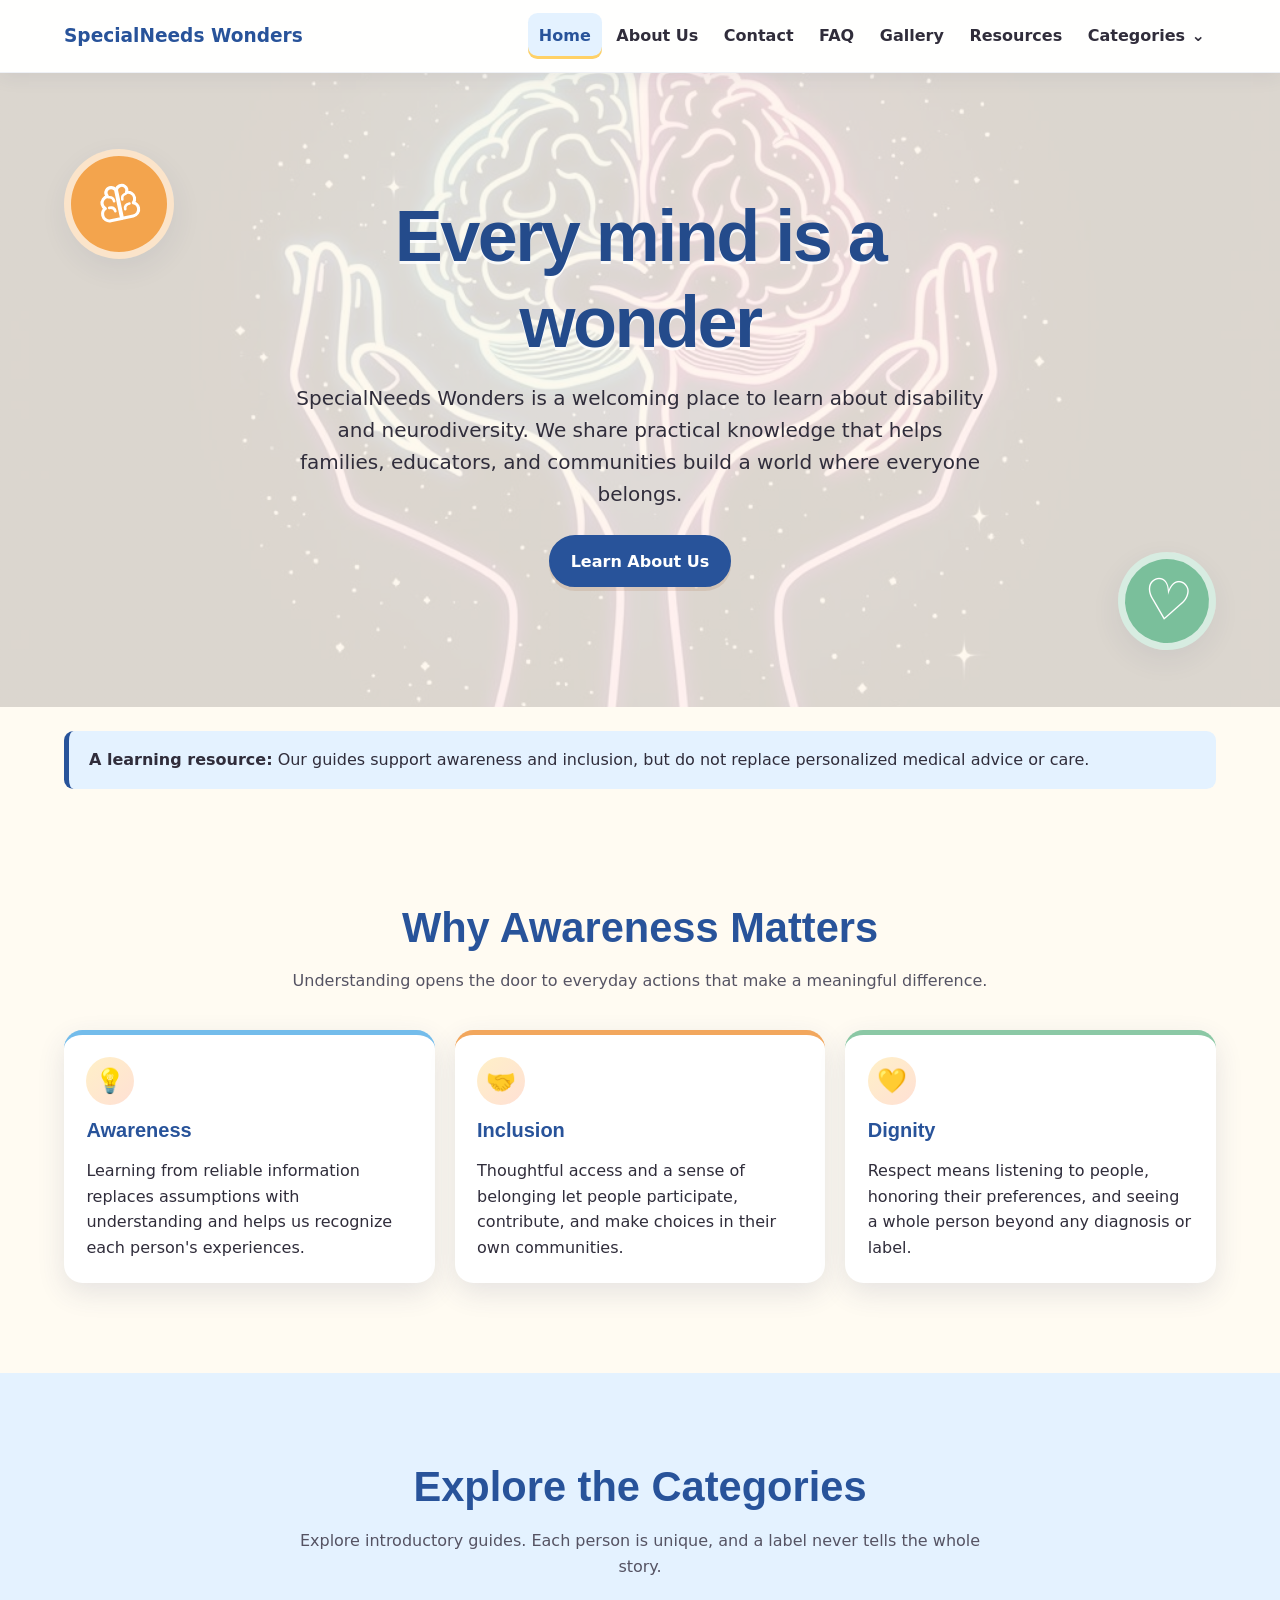
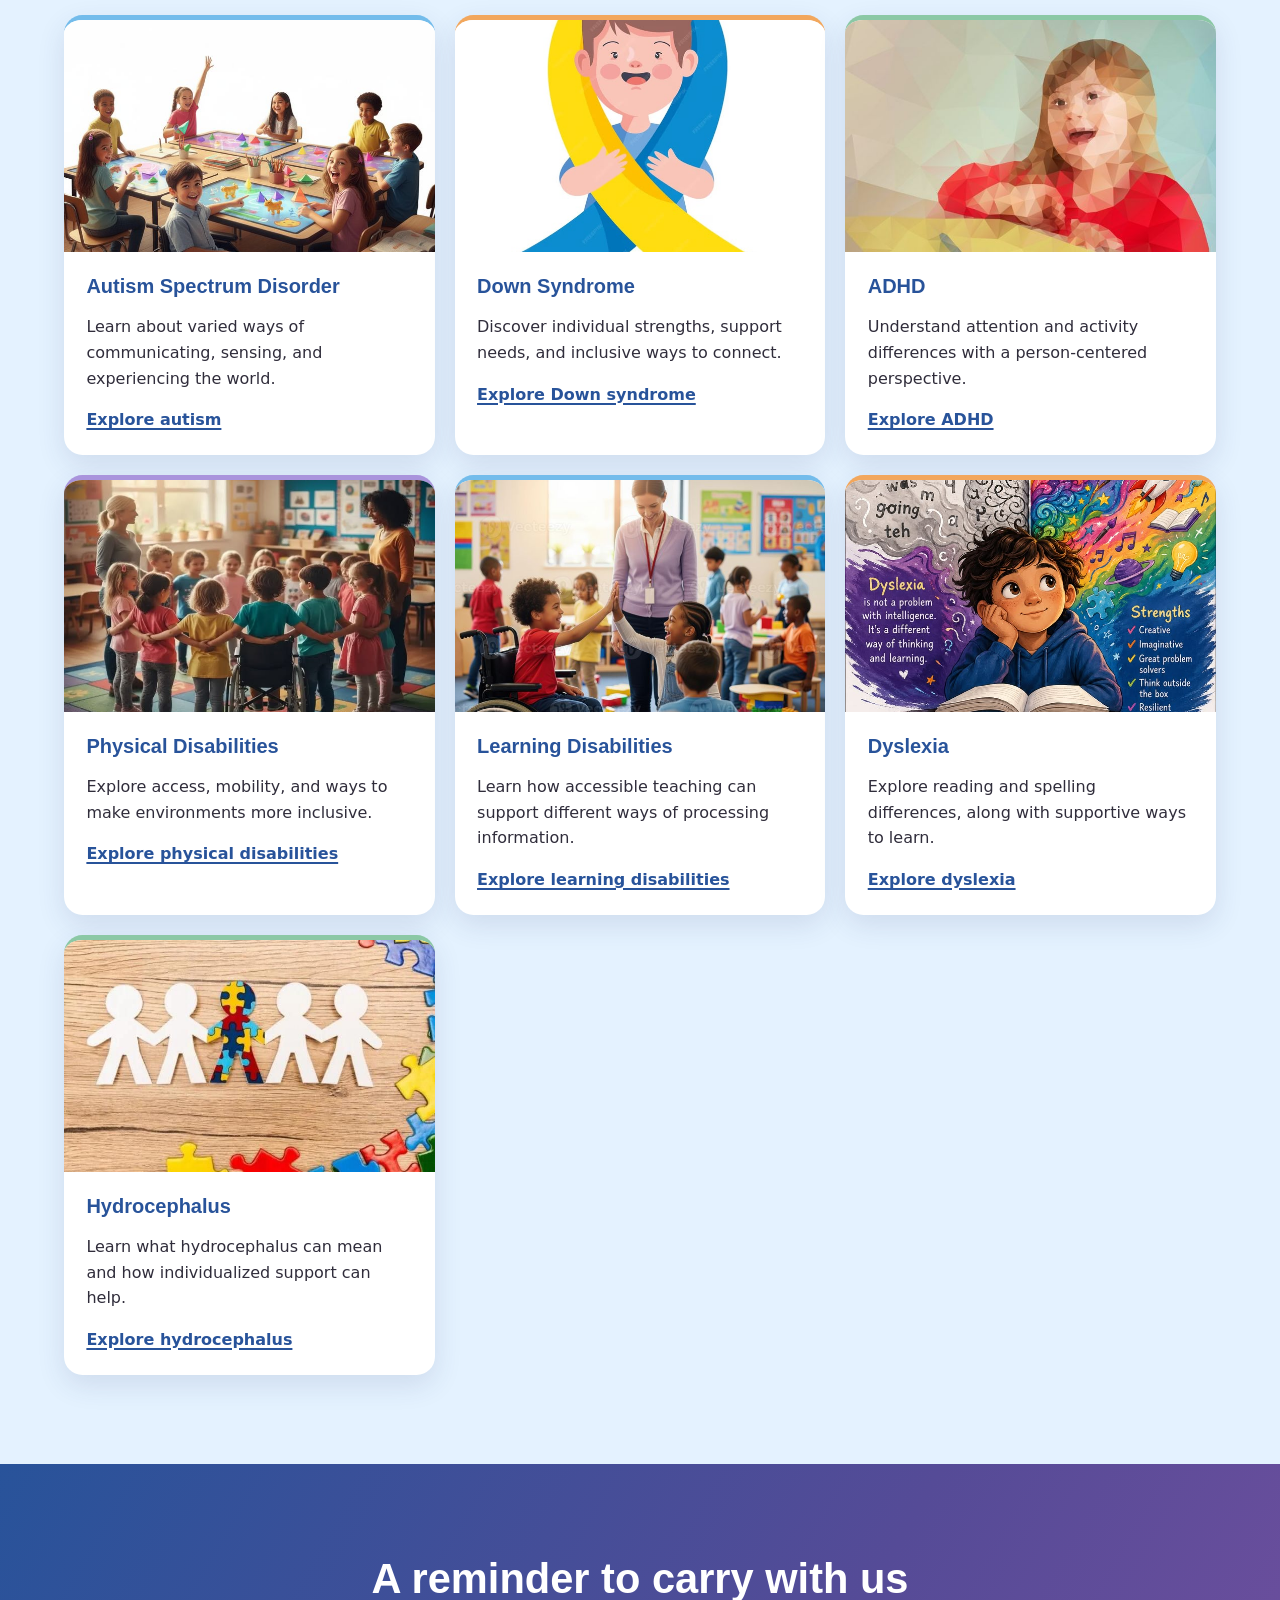
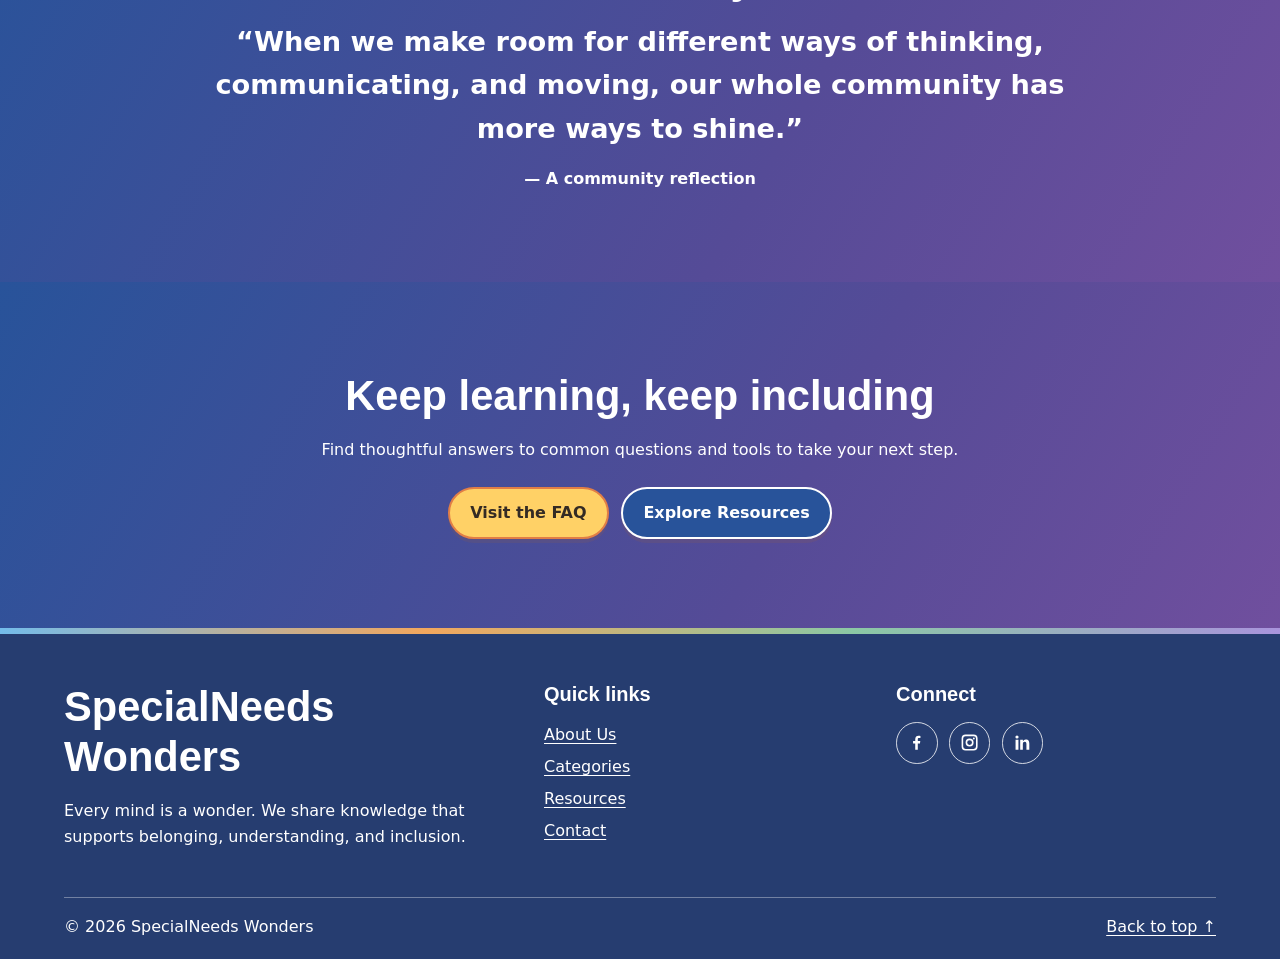
<file: Website/index.html>
<!doctype html>
<html lang="en">
<head>
  <meta charset="utf-8">
  <meta name="viewport" content="width=device-width, initial-scale=1">
  <meta name="description" content="SpecialNeeds Wonders celebrates inclusion, dignity, and understanding of people with disabilities.">
  <title>SpecialNeeds Wonders | Every mind is a wonder</title>
  <link rel="stylesheet" href="css/style.css">
  <link rel="stylesheet" href="css/pages.css">
  <script src="js/main.js" defer></script>
</head>
<body>
  <a href="#main" class="skip-link">Skip to main content</a>
  <header class="site-header">
    <div class="nav-shell">
      <a class="brand" href="index.html">SpecialNeeds Wonders</a>
      <button class="menu-toggle" type="button" aria-expanded="false" aria-controls="primary-navigation" aria-label="Open navigation menu">
        <span></span><span></span><span></span>
      </button>
      <nav class="primary-nav" id="primary-navigation" aria-label="Main navigation">
        <ul>
          <li><a href="index.html">Home</a></li>
          <li><a href="about.html">About Us</a></li>
          <li><a href="contact.html">Contact</a></li>
          <li><a href="faq.html">FAQ</a></li>
          <li><a href="gallery.html">Gallery</a></li>
          <li><a href="resources.html">Resources</a></li>
          <li>
            <details class="nav-dropdown">
              <summary>Categories</summary>
              <ul class="dropdown-menu">
                <li><a href="categories/index.html">All Categories</a></li>
                <li><a href="categories/autism.html">Autism Spectrum Disorder</a></li>
                <li><a href="categories/down-syndrome.html">Down Syndrome</a></li>
                <li><a href="categories/adhd.html">ADHD</a></li>
                <li><a href="categories/physical-disabilities.html">Physical Disabilities</a></li>
                <li><a href="categories/learning-disabilities.html">Learning Disabilities</a></li>
                <li><a href="categories/dyslexia.html">Dyslexia</a></li>
                <li><a href="categories/hydrocephalus.html">Hydrocephalus</a></li>
              </ul>
            </details>
          </li>
        </ul>
      </nav>
    </div>
  </header>
  <main id="main">
    <section class="hero" aria-labelledby="home-title">
      <div class="hero-content">
        <h1 id="home-title">Every mind is a wonder</h1>
        <p>SpecialNeeds Wonders is a welcoming place to learn about disability and neurodiversity. We share practical knowledge that helps families, educators, and communities build a world where everyone belongs.</p>
        <div class="button-row">
          <a class="button button-secondary" href="about.html">Learn About Us</a>
        </div>
      </div>
    </section>

    <!-- Bootstrap-inspired info alert added to highlight the site's educational scope. -->
    <aside class="container alert alert-info" role="note" aria-label="Educational resource note">
      <strong>A learning resource:</strong> Our guides support awareness and inclusion, but do not replace personalized medical advice or care.
    </aside>

    <section class="section container" aria-labelledby="awareness-title">
      <div class="section-heading">
        <h2 id="awareness-title">Why Awareness Matters</h2>
        <p>Understanding opens the door to everyday actions that make a meaningful difference.</p>
      </div>
      <div class="card-grid">
        <article class="card card-content reveal">
          <span class="icon" aria-hidden="true">💡</span>
          <h3>Awareness</h3>
          <p>Learning from reliable information replaces assumptions with understanding and helps us recognize each person's experiences.</p>
        </article>
        <article class="card card-content reveal">
          <span class="icon" aria-hidden="true">🤝</span>
          <h3>Inclusion</h3>
          <p>Thoughtful access and a sense of belonging let people participate, contribute, and make choices in their own communities.</p>
        </article>
        <article class="card card-content reveal">
          <span class="icon" aria-hidden="true">💛</span>
          <h3>Dignity</h3>
          <p>Respect means listening to people, honoring their preferences, and seeing a whole person beyond any diagnosis or label.</p>
        </article>
      </div>
    </section>

    <section class="section" style="background: var(--blue-soft);" aria-labelledby="categories-preview-title">
      <div class="container">
        <div class="section-heading">
          <h2 id="categories-preview-title">Explore the Categories</h2>
          <p>Explore introductory guides. Each person is unique, and a label never tells the whole story.</p>
        </div>
        <div class="card-grid">
          <article class="card category-card reveal">
            <img src="assets/images/inclusive-children.jpg" alt="Children sharing a group activity in an inclusive classroom">
            <div class="card-content"><h3>Autism Spectrum Disorder</h3><p>Learn about varied ways of communicating, sensing, and experiencing the world.</p><a href="categories/autism.html">Explore autism</a></div>
          </article>
          <article class="card category-card reveal">
            <img src="assets/images/down-syndrome-happy-boy.jpg" alt="Illustration of a happy boy with Down syndrome">
            <div class="card-content"><h3>Down Syndrome</h3><p>Discover individual strengths, support needs, and inclusive ways to connect.</p><a href="categories/down-syndrome.html">Explore Down syndrome</a></div>
          </article>
          <article class="card category-card reveal">
            <img src="assets/images/genetics-learning-resource.jpg" alt="Colorful educational illustration about dyslexia and different ways of learning">
            <div class="card-content"><h3>ADHD</h3><p>Understand attention and activity differences with a person-centered perspective.</p><a href="categories/adhd.html">Explore ADHD</a></div>
          </article>
          <article class="card category-card reveal">
            <img src="assets/images/inclusive-physical-education.jpg" alt="Artwork showing teamwork and inclusion in physical education">
            <div class="card-content"><h3>Physical Disabilities</h3><p>Explore access, mobility, and ways to make environments more inclusive.</p><a href="categories/physical-disabilities.html">Explore physical disabilities</a></div>
          </article>
          <article class="card category-card reveal">
            <img src="assets/images/inclusive-classroom.jpg" alt="Students sharing a high-five in an inclusive classroom">
            <div class="card-content"><h3>Learning Disabilities</h3><p>Learn how accessible teaching can support different ways of processing information.</p><a href="categories/learning-disabilities.html">Explore learning disabilities</a></div>
          </article>
          <article class="card category-card reveal">
            <img src="assets/images/community-photo-03.jpg" alt="Community members sharing an activity together">
            <div class="card-content"><h3>Dyslexia</h3><p>Explore reading and spelling differences, along with supportive ways to learn.</p><a href="categories/dyslexia.html">Explore dyslexia</a></div>
          </article>
          <article class="card category-card reveal">
            <img src="assets/images/community-photo-02.jpg" alt="Community members taking part in an inclusive group activity">
            <div class="card-content"><h3>Hydrocephalus</h3><p>Learn what hydrocephalus can mean and how individualized support can help.</p><a href="categories/hydrocephalus.html">Explore hydrocephalus</a></div>
          </article>
        </div>
      </div>
    </section>

    <section class="section quote-band" aria-labelledby="quote-title">
      <div class="container">
        <h2 id="quote-title">A reminder to carry with us</h2>
        <blockquote>“When we make room for different ways of thinking, communicating, and moving, our whole community has more ways to shine.”<cite>— A community reflection</cite></blockquote>
      </div>
    </section>

    <section class="section cta-band" aria-labelledby="next-steps-title">
      <div class="container">
        <h2 id="next-steps-title">Keep learning, keep including</h2>
        <p>Find thoughtful answers to common questions and tools to take your next step.</p>
        <div class="button-row">
          <a class="button" href="faq.html">Visit the FAQ</a>
          <a class="button button-secondary" href="resources.html">Explore Resources</a>
        </div>
      </div>
    </section>
  </main>
  <footer class="site-footer">
    <div class="container">
      <div class="footer-grid">
        <div><h2>SpecialNeeds Wonders</h2><p>Every mind is a wonder. We share knowledge that supports belonging, understanding, and inclusion.</p></div>
        <div><h3>Quick links</h3><ul class="footer-links"><li><a href="about.html">About Us</a></li><li><a href="categories/index.html">Categories</a></li><li><a href="resources.html">Resources</a></li><li><a href="contact.html">Contact</a></li></ul></div>
        <div><h3>Connect</h3><ul class="social-links">
          <li><a href="#" aria-label="Placeholder Facebook page"><svg viewBox="0 0 24 24" aria-hidden="true"><path d="M13.5 21v-8h2.7l.4-3.1h-3.1v-2c0-.9.3-1.5 1.6-1.5h1.7V3.6c-.3 0-1.3-.1-2.4-.1-2.4 0-4.1 1.5-4.1 4.2v2.3H7.6v3.1h2.7v8h3.2z"/></svg></a></li>
          <li><a href="#" aria-label="Placeholder Instagram page"><svg viewBox="0 0 24 24" aria-hidden="true"><path d="M7 2h10a5 5 0 0 1 5 5v10a5 5 0 0 1-5 5H7a5 5 0 0 1-5-5V7a5 5 0 0 1 5-5zm0 2a3 3 0 0 0-3 3v10a3 3 0 0 0 3 3h10a3 3 0 0 0 3-3V7a3 3 0 0 0-3-3H7zm5 3a5 5 0 1 1 0 10 5 5 0 0 1 0-10zm0 2a3 3 0 1 0 0 6 3 3 0 0 0 0-6zm5.3-3.4a1.2 1.2 0 1 1 0 2.4 1.2 1.2 0 0 1 0-2.4z"/></svg></a></li>
          <li><a href="#" aria-label="Placeholder LinkedIn page"><svg viewBox="0 0 24 24" aria-hidden="true"><path d="M5 3a2 2 0 1 1 0 4 2 2 0 0 1 0-4zM3.2 8.5h3.6V21H3.2zM9 8.5h3.4v1.7h.1A3.8 3.8 0 0 1 16 8.2c3.7 0 4.4 2.4 4.4 5.5V21h-3.6v-6.5c0-1.5 0-3.4-2.1-3.4s-2.4 1.6-2.4 3.3V21H9z"/></svg></a></li>
        </ul></div>
      </div>
      <div class="footer-bottom"><span>© <span id="current-year"></span> SpecialNeeds Wonders</span><a href="#main">Back to top ↑</a></div>
    </div>
  </footer>
</body>
</html>
</file>
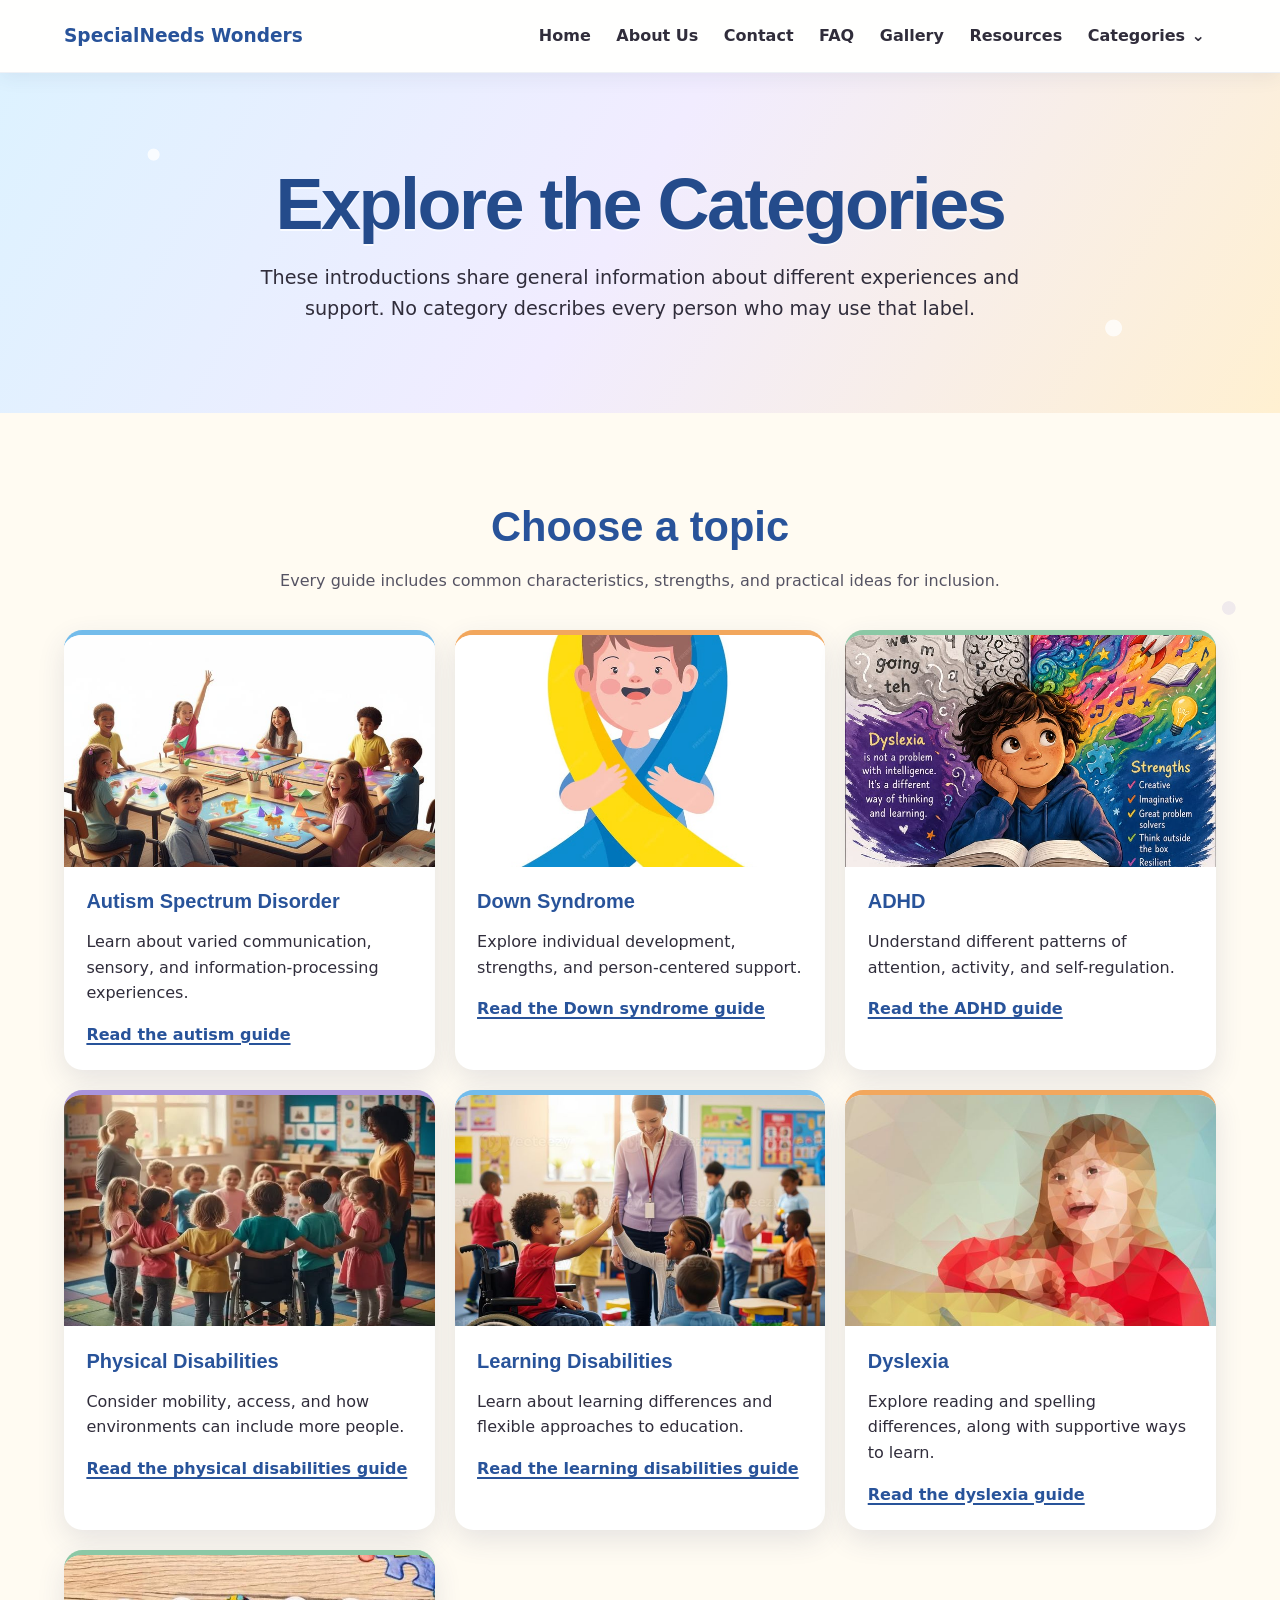
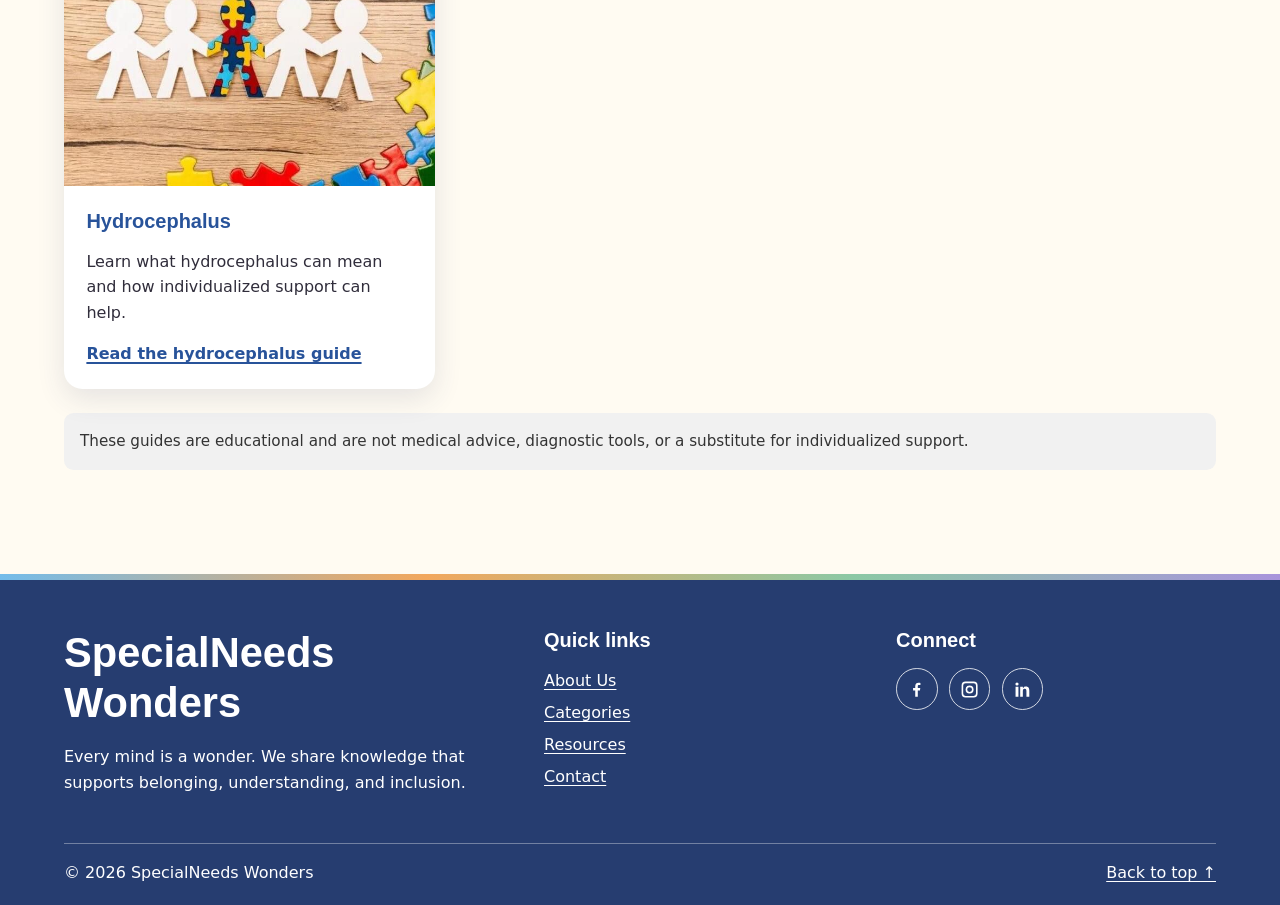
<file: Website/categories/index.html>
<!doctype html>
<html lang="en">
<head>
  <meta charset="utf-8"><meta name="viewport" content="width=device-width, initial-scale=1">
  <meta name="description" content="Browse introductory, respectful guides to disability and neurodiversity.">
  <title>Categories | SpecialNeeds Wonders</title>
  <link rel="stylesheet" href="../css/style.css"><link rel="stylesheet" href="../css/pages.css"><script src="../js/main.js" defer></script>
</head>
<body>
  <a href="#main" class="skip-link">Skip to main content</a>
  <header class="site-header"><div class="nav-shell">
    <a class="brand" href="../index.html">SpecialNeeds Wonders</a><button class="menu-toggle" type="button" aria-expanded="false" aria-controls="primary-navigation" aria-label="Open navigation menu"><span></span><span></span><span></span></button>
    <nav class="primary-nav" id="primary-navigation" aria-label="Main navigation"><ul>
      <li><a href="../index.html">Home</a></li><li><a href="../about.html">About Us</a></li><li><a href="../contact.html">Contact</a></li><li><a href="../faq.html">FAQ</a></li><li><a href="../gallery.html">Gallery</a></li><li><a href="../resources.html">Resources</a></li>
      <li><details class="nav-dropdown"><summary>Categories</summary><ul class="dropdown-menu"><li><a href="index.html">All Categories</a></li><li><a href="autism.html">Autism Spectrum Disorder</a></li><li><a href="down-syndrome.html">Down Syndrome</a></li><li><a href="adhd.html">ADHD</a></li><li><a href="physical-disabilities.html">Physical Disabilities</a></li><li><a href="learning-disabilities.html">Learning Disabilities</a></li><li><a href="dyslexia.html">Dyslexia</a></li><li><a href="hydrocephalus.html">Hydrocephalus</a></li></ul></details></li>
    </ul></nav>
  </div></header>
  <main id="main">
    <section class="hero-category" aria-labelledby="page-title"><div class="container"><h1 id="page-title">Explore the Categories</h1><p>These introductions share general information about different experiences and support. No category describes every person who may use that label.</p></div></section>
    <section class="section container" aria-labelledby="category-list-title">
      <div class="section-heading"><h2 id="category-list-title">Choose a topic</h2><p>Every guide includes common characteristics, strengths, and practical ideas for inclusion.</p></div>
      <div class="card-grid">
        <article class="card category-card"><img src="../assets/images/inclusive-children.jpg" alt="Children sharing a group activity in an inclusive classroom"><div class="card-content"><h3>Autism Spectrum Disorder</h3><p>Learn about varied communication, sensory, and information-processing experiences.</p><a href="autism.html">Read the autism guide</a></div></article>
        <article class="card category-card"><img src="../assets/images/down-syndrome-happy-boy.jpg" alt="Illustration of a happy boy with Down syndrome"><div class="card-content"><h3>Down Syndrome</h3><p>Explore individual development, strengths, and person-centered support.</p><a href="down-syndrome.html">Read the Down syndrome guide</a></div></article>
        <article class="card category-card"><img src="../assets/images/community-photo-03.jpg" alt="Community members sharing an activity together"><div class="card-content"><h3>ADHD</h3><p>Understand different patterns of attention, activity, and self-regulation.</p><a href="adhd.html">Read the ADHD guide</a></div></article>
        <article class="card category-card"><img src="../assets/images/inclusive-physical-education.jpg" alt="Artwork showing teamwork and inclusion in physical education"><div class="card-content"><h3>Physical Disabilities</h3><p>Consider mobility, access, and how environments can include more people.</p><a href="physical-disabilities.html">Read the physical disabilities guide</a></div></article>
        <article class="card category-card"><img src="../assets/images/inclusive-classroom.jpg" alt="Students sharing a high-five in an inclusive classroom"><div class="card-content"><h3>Learning Disabilities</h3><p>Learn about learning differences and flexible approaches to education.</p><a href="learning-disabilities.html">Read the learning disabilities guide</a></div></article>
        <article class="card category-card"><img src="../assets/images/genetics-learning-resource.jpg" alt="Illustration celebrating dyslexia, creativity, and different ways of learning"><div class="card-content"><h3>Dyslexia</h3><p>Explore reading and spelling differences, along with supportive ways to learn.</p><a href="dyslexia.html">Read the dyslexia guide</a></div></article>
        <article class="card category-card"><img src="../assets/images/community-photo-02.jpg" alt="Community members taking part in an inclusive group activity"><div class="card-content"><h3>Hydrocephalus</h3><p>Learn what hydrocephalus can mean and how individualized support can help.</p><a href="hydrocephalus.html">Read the hydrocephalus guide</a></div></article>
      </div>
      <p class="disclaimer">These guides are educational and are not medical advice, diagnostic tools, or a substitute for individualized support.</p>
    </section>
  </main>
  <footer class="site-footer"><div class="container"><div class="footer-grid"><div><h2>SpecialNeeds Wonders</h2><p>Every mind is a wonder. We share knowledge that supports belonging, understanding, and inclusion.</p></div><div><h3>Quick links</h3><ul class="footer-links"><li><a href="../about.html">About Us</a></li><li><a href="index.html">Categories</a></li><li><a href="../resources.html">Resources</a></li><li><a href="../contact.html">Contact</a></li></ul></div><div><h3>Connect</h3><ul class="social-links"><li><a href="#" aria-label="Placeholder Facebook page"><svg viewBox="0 0 24 24" aria-hidden="true"><path d="M13.5 21v-8h2.7l.4-3.1h-3.1v-2c0-.9.3-1.5 1.6-1.5h1.7V3.6c-.3 0-1.3-.1-2.4-.1-2.4 0-4.1 1.5-4.1 4.2v2.3H7.6v3.1h2.7v8h3.2z"/></svg></a></li><li><a href="#" aria-label="Placeholder Instagram page"><svg viewBox="0 0 24 24" aria-hidden="true"><path d="M7 2h10a5 5 0 0 1 5 5v10a5 5 0 0 1-5 5H7a5 5 0 0 1-5-5V7a5 5 0 0 1 5-5zm0 2a3 3 0 0 0-3 3v10a3 3 0 0 0 3 3h10a3 3 0 0 0 3-3V7a3 3 0 0 0-3-3H7zm5 3a5 5 0 1 1 0 10 5 5 0 0 1 0-10zm0 2a3 3 0 1 0 0 6 3 3 0 0 0 0-6z"/></svg></a></li><li><a href="#" aria-label="Placeholder LinkedIn page"><svg viewBox="0 0 24 24" aria-hidden="true"><path d="M5 3a2 2 0 1 1 0 4 2 2 0 0 1 0-4zM3.2 8.5h3.6V21H3.2zM9 8.5h3.4v1.7h.1A3.8 3.8 0 0 1 16 8.2c3.7 0 4.4 2.4 4.4 5.5V21h-3.6v-6.5c0-1.5 0-3.4-2.1-3.4s-2.4 1.6-2.4 3.3V21H9z"/></svg></a></li></ul></div></div><div class="footer-bottom"><span>© <span id="current-year"></span> SpecialNeeds Wonders</span><a href="#main">Back to top ↑</a></div></div></footer>
</body>
</html>
</file>
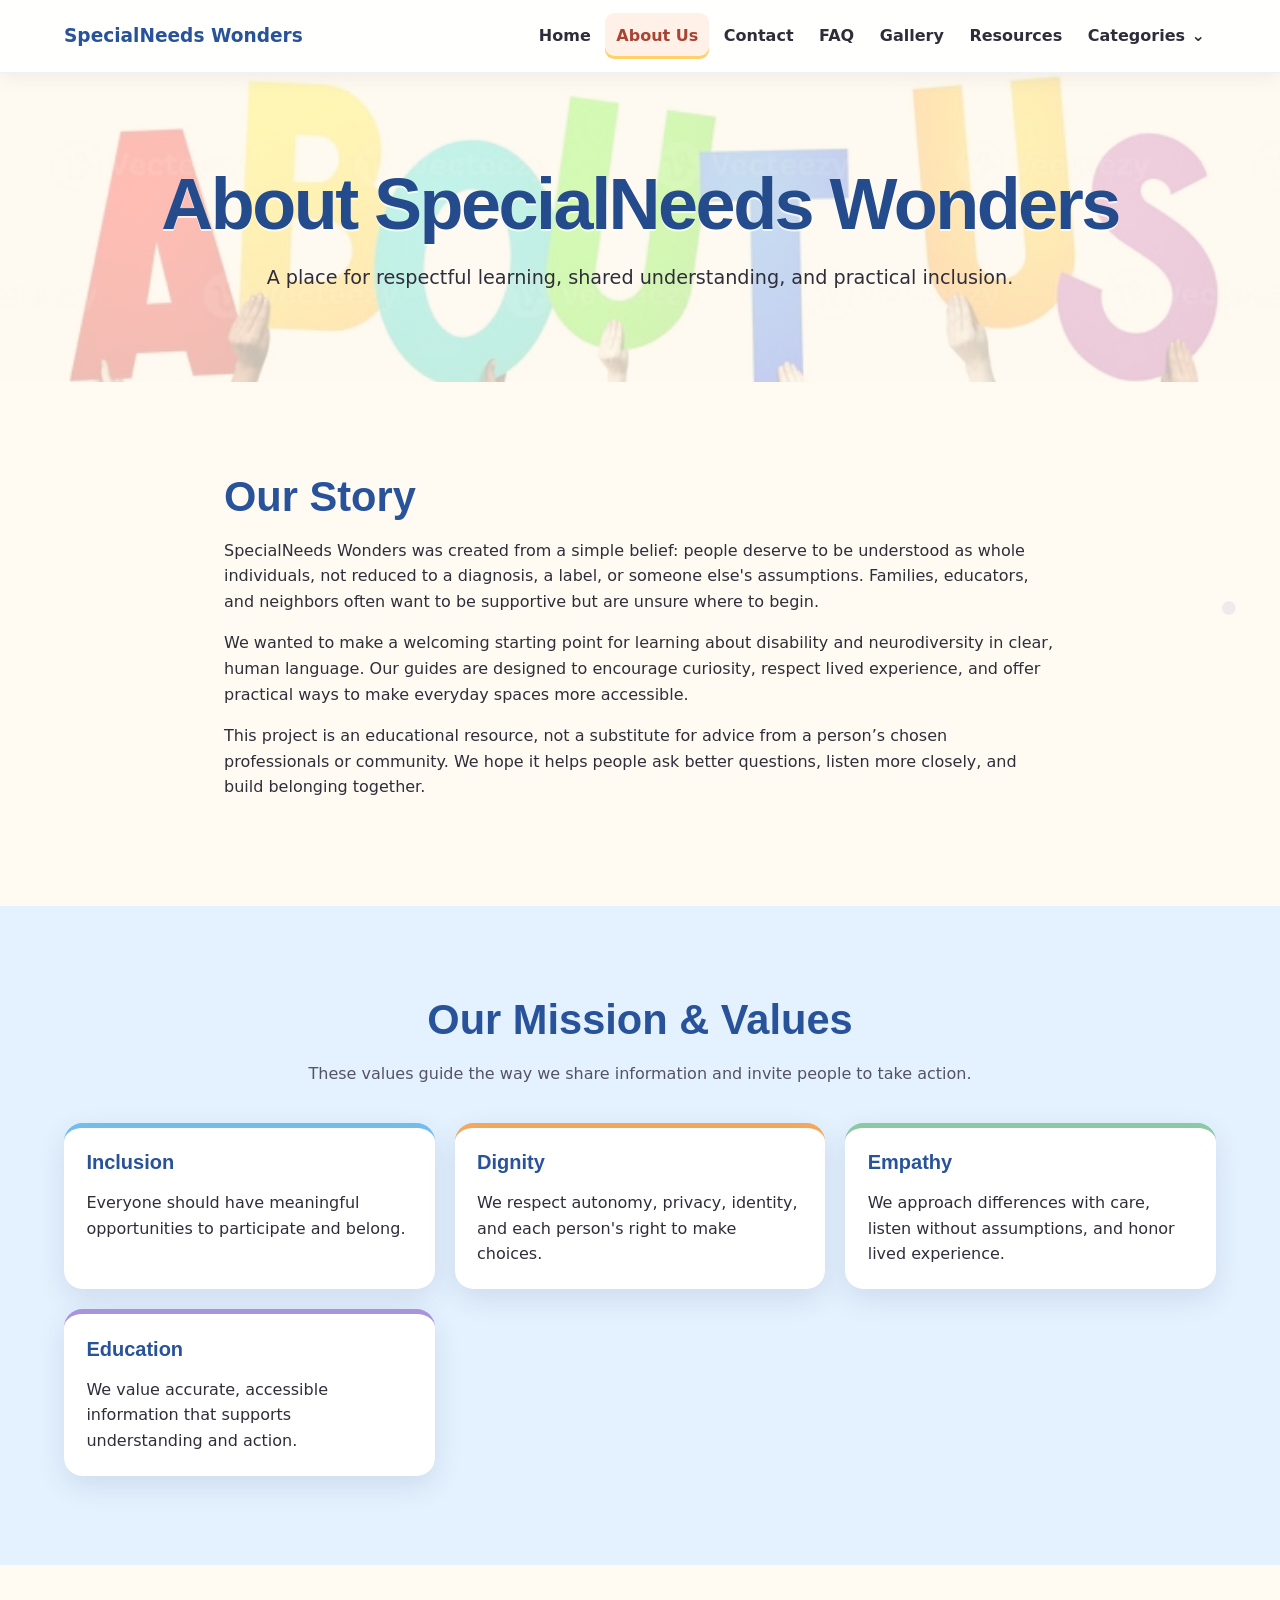
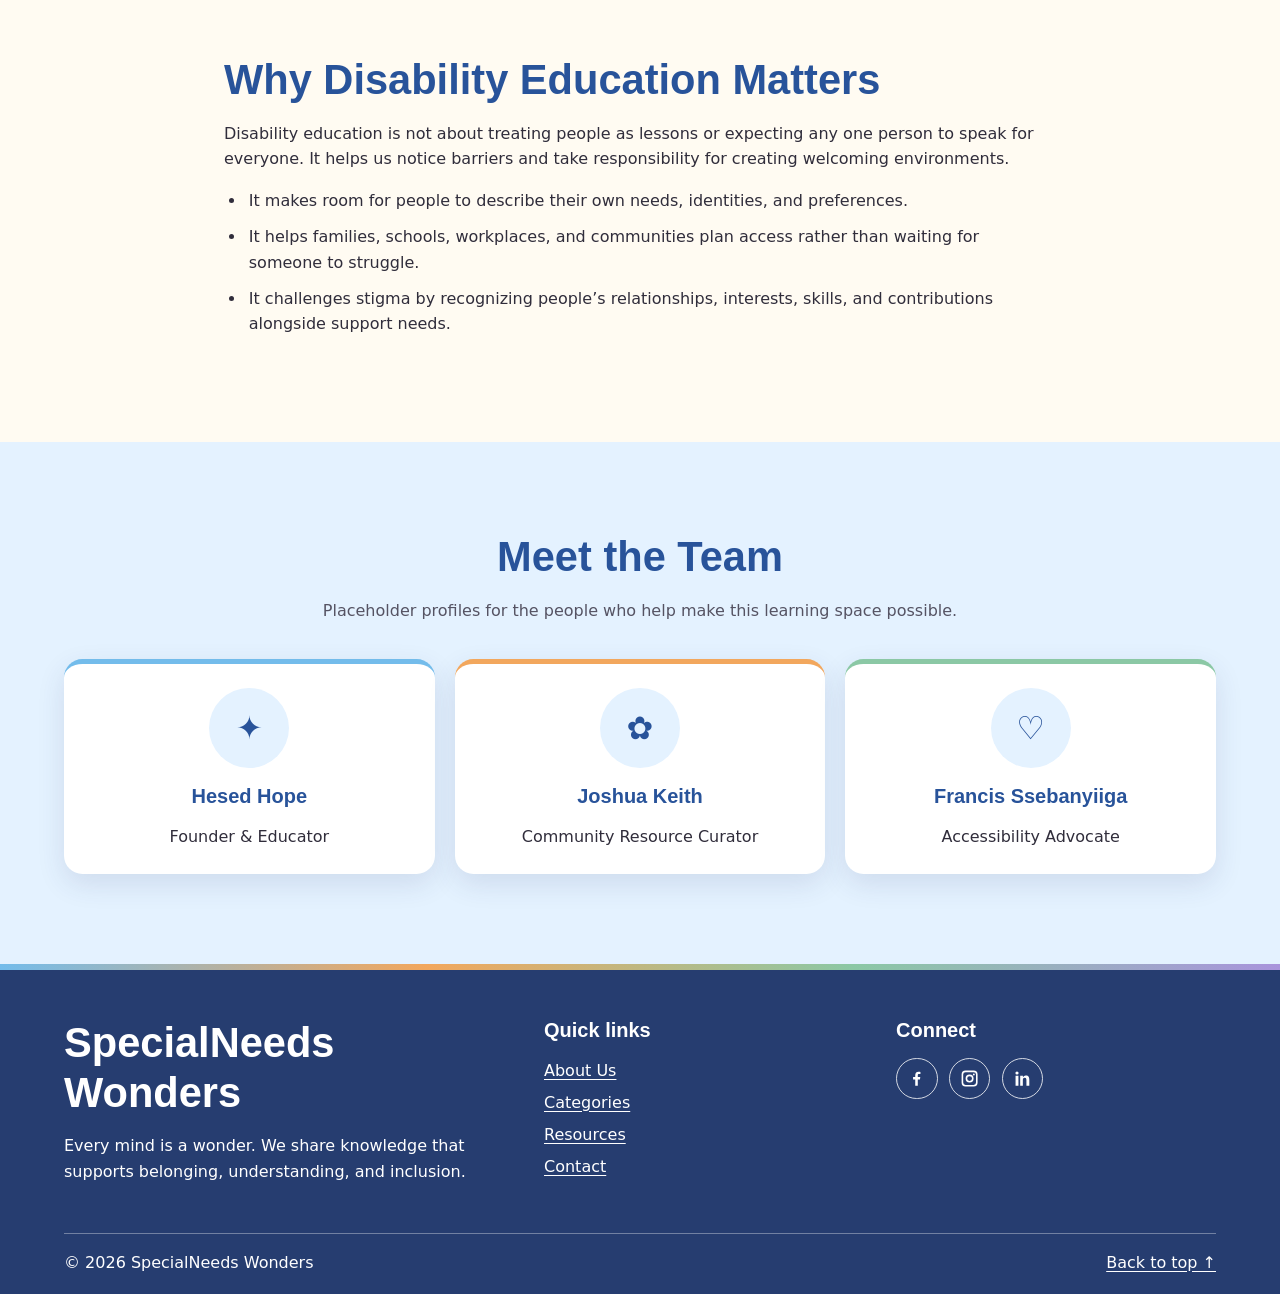
<file: Website/about.html>
<!doctype html>
<html lang="en">
<head>
  <meta charset="utf-8"><meta name="viewport" content="width=device-width, initial-scale=1">
  <meta name="description" content="Learn the story, mission, and values behind SpecialNeeds Wonders.">
  <title>About Us | SpecialNeeds Wonders</title>
  <link rel="stylesheet" href="css/style.css"><link rel="stylesheet" href="css/pages.css"><script src="js/main.js" defer></script>
</head>
<body>
  <a href="#main" class="skip-link">Skip to main content</a>
  <header class="site-header"><div class="nav-shell">
    <a class="brand" href="index.html">SpecialNeeds Wonders</a>
    <button class="menu-toggle" type="button" aria-expanded="false" aria-controls="primary-navigation" aria-label="Open navigation menu"><span></span><span></span><span></span></button>
    <nav class="primary-nav" id="primary-navigation" aria-label="Main navigation"><ul>
      <li><a href="index.html">Home</a></li><li><a href="about.html">About Us</a></li><li><a href="contact.html">Contact</a></li><li><a href="faq.html">FAQ</a></li><li><a href="gallery.html">Gallery</a></li><li><a href="resources.html">Resources</a></li>
      <li><details class="nav-dropdown"><summary>Categories</summary><ul class="dropdown-menu"><li><a href="categories/index.html">All Categories</a></li><li><a href="categories/autism.html">Autism Spectrum Disorder</a></li><li><a href="categories/down-syndrome.html">Down Syndrome</a></li><li><a href="categories/adhd.html">ADHD</a></li><li><a href="categories/physical-disabilities.html">Physical Disabilities</a></li><li><a href="categories/learning-disabilities.html">Learning Disabilities</a></li><li><a href="categories/dyslexia.html">Dyslexia</a></li><li><a href="categories/hydrocephalus.html">Hydrocephalus</a></li></ul></details></li>
    </ul></nav>
  </div></header>
  <main id="main">
    <section class="hero-category about-hero" aria-labelledby="page-title"><div class="container"><h1 id="page-title">About SpecialNeeds Wonders</h1><p>A place for respectful learning, shared understanding, and practical inclusion.</p></div></section>
    <section class="section container content-narrow" aria-labelledby="story-title">
      <h2 id="story-title">Our Story</h2>
      <p>SpecialNeeds Wonders was created from a simple belief: people deserve to be understood as whole individuals, not reduced to a diagnosis, a label, or someone else's assumptions. Families, educators, and neighbors often want to be supportive but are unsure where to begin.</p>
      <p>We wanted to make a welcoming starting point for learning about disability and neurodiversity in clear, human language. Our guides are designed to encourage curiosity, respect lived experience, and offer practical ways to make everyday spaces more accessible.</p>
      <p>This project is an educational resource, not a substitute for advice from a person’s chosen professionals or community. We hope it helps people ask better questions, listen more closely, and build belonging together.</p>
    </section>
    <section class="section" style="background: var(--blue-soft);" aria-labelledby="values-title"><div class="container">
      <div class="section-heading"><h2 id="values-title">Our Mission &amp; Values</h2><p>These values guide the way we share information and invite people to take action.</p></div>
      <div class="card-grid">
        <article class="card card-content"><h3>Inclusion</h3><p>Everyone should have meaningful opportunities to participate and belong.</p></article>
        <article class="card card-content"><h3>Dignity</h3><p>We respect autonomy, privacy, identity, and each person's right to make choices.</p></article>
        <article class="card card-content"><h3>Empathy</h3><p>We approach differences with care, listen without assumptions, and honor lived experience.</p></article>
        <article class="card card-content"><h3>Education</h3><p>We value accurate, accessible information that supports understanding and action.</p></article>
      </div>
    </div></section>
    <section class="section container content-narrow" aria-labelledby="education-title">
      <h2 id="education-title">Why Disability Education Matters</h2>
      <p>Disability education is not about treating people as lessons or expecting any one person to speak for everyone. It helps us notice barriers and take responsibility for creating welcoming environments.</p>
      <ul class="content-list"><li>It makes room for people to describe their own needs, identities, and preferences.</li><li>It helps families, schools, workplaces, and communities plan access rather than waiting for someone to struggle.</li><li>It challenges stigma by recognizing people’s relationships, interests, skills, and contributions alongside support needs.</li></ul>
    </section>
    <section class="section" style="background: var(--blue-soft);" aria-labelledby="team-title"><div class="container">
      <div class="section-heading"><h2 id="team-title">Meet the Team</h2><p>Placeholder profiles for the people who help make this learning space possible.</p></div>
      <div class="card-grid">
        <article class="card team-card"><div class="team-avatar" aria-hidden="true">✦</div><h3>Hesed Hope</h3><p>Founder &amp; Educator</p></article>
        <article class="card team-card"><div class="team-avatar" aria-hidden="true">✿</div><h3>Joshua Keith </h3><p>Community Resource Curator</p></article>
        <article class="card team-card"><div class="team-avatar" aria-hidden="true">♡</div><h3>Francis Ssebanyiiga</h3><p>Accessibility Advocate</p></article>
      </div>
    </div></section>
  </main>
  <footer class="site-footer"><div class="container"><div class="footer-grid">
    <div><h2>SpecialNeeds Wonders</h2><p>Every mind is a wonder. We share knowledge that supports belonging, understanding, and inclusion.</p></div>
    <div><h3>Quick links</h3><ul class="footer-links"><li><a href="about.html">About Us</a></li><li><a href="categories/index.html">Categories</a></li><li><a href="resources.html">Resources</a></li><li><a href="contact.html">Contact</a></li></ul></div>
    <div><h3>Connect</h3><ul class="social-links"><li><a href="#" aria-label="Placeholder Facebook page"><svg viewBox="0 0 24 24" aria-hidden="true"><path d="M13.5 21v-8h2.7l.4-3.1h-3.1v-2c0-.9.3-1.5 1.6-1.5h1.7V3.6c-.3 0-1.3-.1-2.4-.1-2.4 0-4.1 1.5-4.1 4.2v2.3H7.6v3.1h2.7v8h3.2z"/></svg></a></li><li><a href="#" aria-label="Placeholder Instagram page"><svg viewBox="0 0 24 24" aria-hidden="true"><path d="M7 2h10a5 5 0 0 1 5 5v10a5 5 0 0 1-5 5H7a5 5 0 0 1-5-5V7a5 5 0 0 1 5-5zm0 2a3 3 0 0 0-3 3v10a3 3 0 0 0 3 3h10a3 3 0 0 0 3-3V7a3 3 0 0 0-3-3H7zm5 3a5 5 0 1 1 0 10 5 5 0 0 1 0-10zm0 2a3 3 0 1 0 0 6 3 3 0 0 0 0-6zm5.3-3.4a1.2 1.2 0 1 1 0 2.4 1.2 1.2 0 0 1 0-2.4z"/></svg></a></li><li><a href="#" aria-label="Placeholder LinkedIn page"><svg viewBox="0 0 24 24" aria-hidden="true"><path d="M5 3a2 2 0 1 1 0 4 2 2 0 0 1 0-4zM3.2 8.5h3.6V21H3.2zM9 8.5h3.4v1.7h.1A3.8 3.8 0 0 1 16 8.2c3.7 0 4.4 2.4 4.4 5.5V21h-3.6v-6.5c0-1.5 0-3.4-2.1-3.4s-2.4 1.6-2.4 3.3V21H9z"/></svg></a></li></ul></div>
  </div><div class="footer-bottom"><span>© <span id="current-year"></span> SpecialNeeds Wonders</span><a href="#main">Back to top ↑</a></div></div></footer>
</body>
</html>
</file>
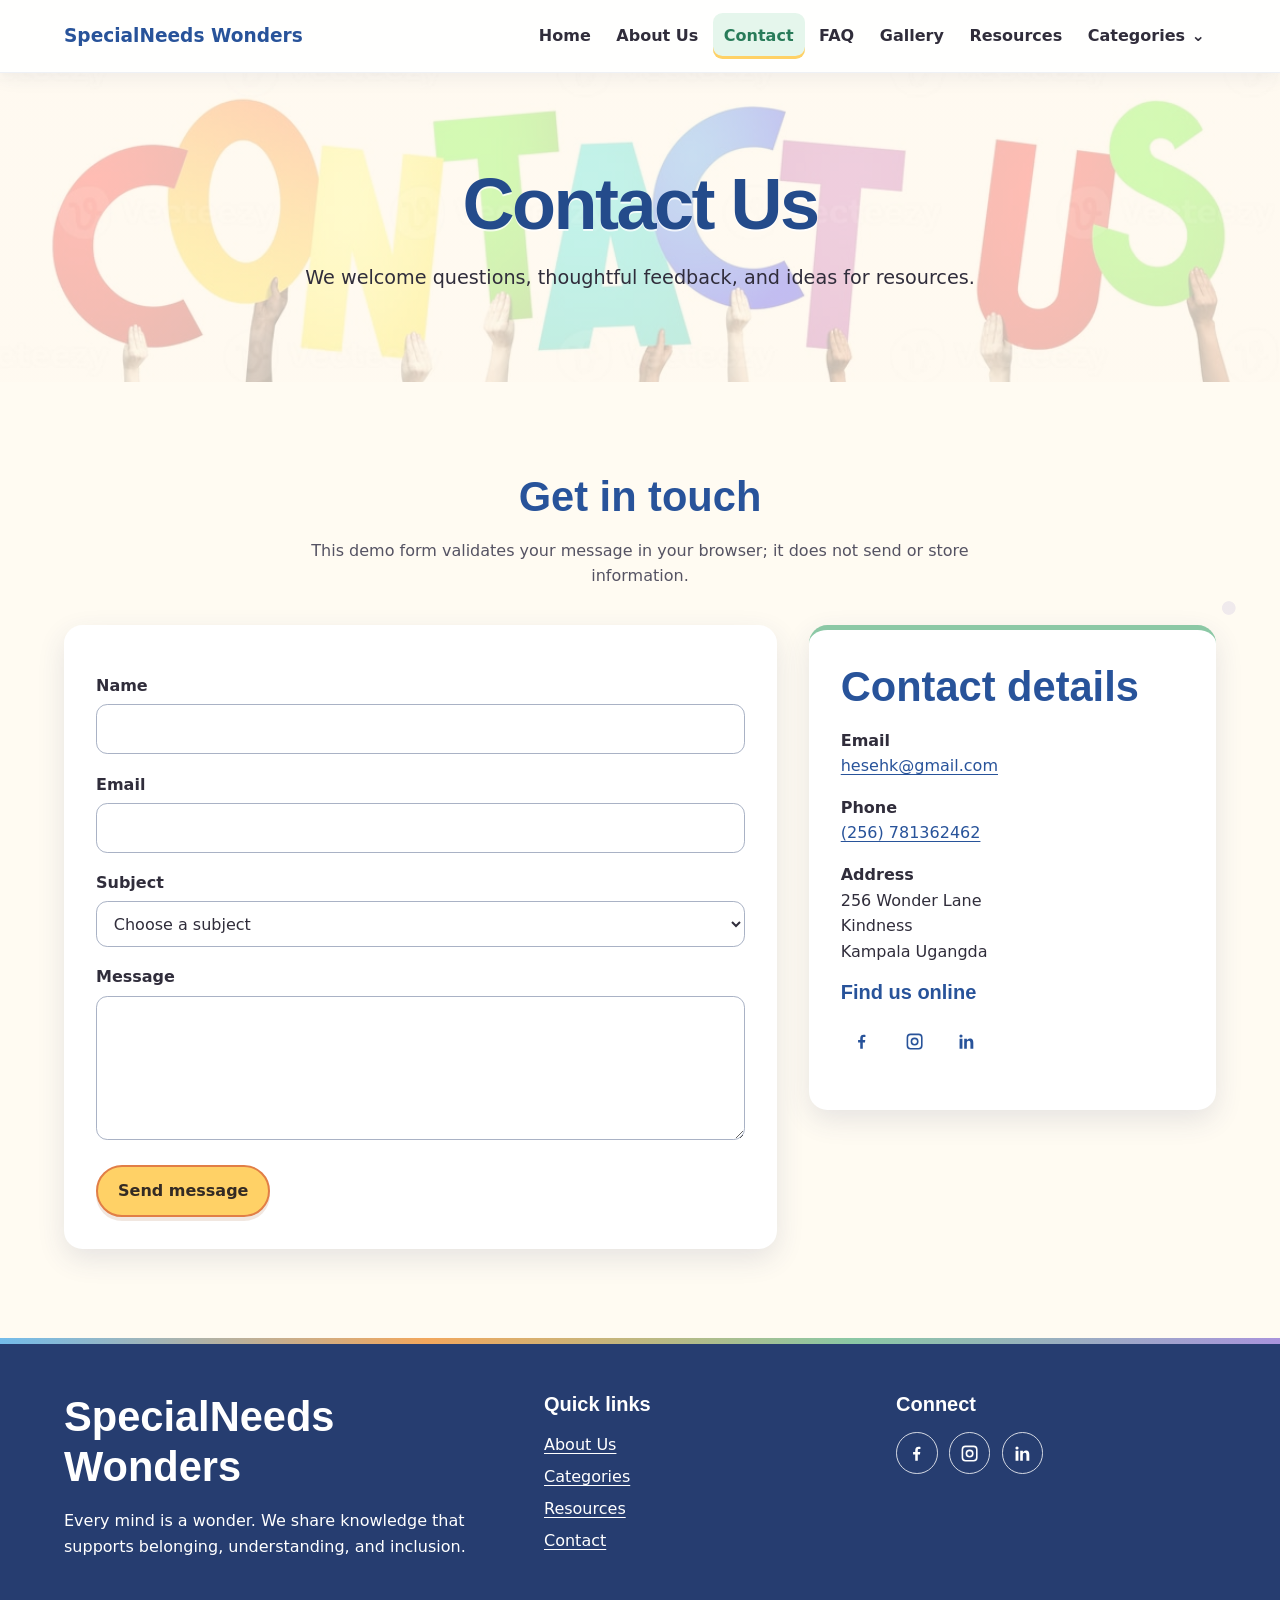
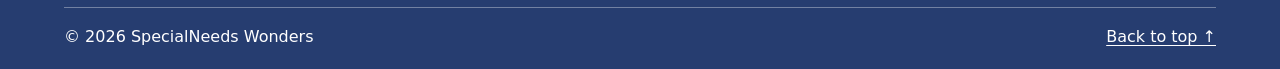
<file: Website/contact.html>
<!doctype html>
<html lang="en">
<head>
  <meta charset="utf-8"><meta name="viewport" content="width=device-width, initial-scale=1">
  <meta name="description" content="Contact SpecialNeeds Wonders with a question, feedback, or resource request.">
  <title>Contact | SpecialNeeds Wonders</title>
  <link rel="stylesheet" href="css/style.css"><link rel="stylesheet" href="css/pages.css">
  <script src="js/main.js" defer></script><script src="js/contact.js" defer></script>
</head>
<body>
  <a href="#main" class="skip-link">Skip to main content</a>
  <header class="site-header"><div class="nav-shell">
    <a class="brand" href="index.html">SpecialNeeds Wonders</a><button class="menu-toggle" type="button" aria-expanded="false" aria-controls="primary-navigation" aria-label="Open navigation menu"><span></span><span></span><span></span></button>
    <nav class="primary-nav" id="primary-navigation" aria-label="Main navigation"><ul>
      <li><a href="index.html">Home</a></li><li><a href="about.html">About Us</a></li><li><a href="contact.html">Contact</a></li><li><a href="faq.html">FAQ</a></li><li><a href="gallery.html">Gallery</a></li><li><a href="resources.html">Resources</a></li>
      <li><details class="nav-dropdown"><summary>Categories</summary><ul class="dropdown-menu"><li><a href="categories/index.html">All Categories</a></li><li><a href="categories/autism.html">Autism Spectrum Disorder</a></li><li><a href="categories/down-syndrome.html">Down Syndrome</a></li><li><a href="categories/adhd.html">ADHD</a></li><li><a href="categories/physical-disabilities.html">Physical Disabilities</a></li><li><a href="categories/learning-disabilities.html">Learning Disabilities</a></li><li><a href="categories/dyslexia.html">Dyslexia</a></li><li><a href="categories/hydrocephalus.html">Hydrocephalus</a></li></ul></details></li>
    </ul></nav>
  </div></header>
  <main id="main">
    <section class="hero-category contact-hero" aria-labelledby="page-title"><div class="container"><h1 id="page-title">Contact Us</h1><p>We welcome questions, thoughtful feedback, and ideas for resources.</p></div></section>
    <section class="section container" aria-labelledby="contact-title">
      <div class="section-heading"><h2 id="contact-title">Get in touch</h2><p>This demo form validates your message in your browser; it does not send or store information.</p></div>
      <div class="contact-layout">
        <form id="contact-form" class="form-card">
          <div id="form-status" class="form-status" role="status" aria-live="polite"></div>
          <div class="form-field"><label for="name">Name</label><input id="name" name="name" type="text" autocomplete="name" required aria-describedby="name-error"><span class="field-error" id="name-error"></span></div>
          <div class="form-field"><label for="email">Email</label><input id="email" name="email" type="email" autocomplete="email" required aria-describedby="email-error"><span class="field-error" id="email-error"></span></div>
          <div class="form-field"><label for="subject">Subject</label><select id="subject" name="subject" required aria-describedby="subject-error"><option value="">Choose a subject</option><option>General Question</option><option>Feedback</option><option>Request a Resource</option><option>Partnership</option><option>Other</option></select><span class="field-error" id="subject-error"></span></div>
          <div class="form-field"><label for="message">Message</label><textarea id="message" name="message" required aria-describedby="message-error"></textarea><span class="field-error" id="message-error"></span></div>
          <button class="button" type="submit">Send message</button>
        </form>
        <aside class="contact-card" aria-labelledby="details-title">
          <h2 id="details-title">Contact details</h2>
          <p><strong>Email</strong><br><a href="mailto:hesehk@gmail.com">hesehk@gmail.com</a></p>
          <p><strong>Phone</strong><br><a href="tel:+256781362462">(256) 781362462</a></p>
          <p><strong>Address</strong><br>256  Wonder Lane<br>Kindness<br>Kampala Ugangda</p>
          <h3>Find us online</h3>
          <ul class="social-links">
            <li><a href="#" aria-label="Placeholder Facebook page"><svg viewBox="0 0 24 24" aria-hidden="true"><path d="M13.5 21v-8h2.7l.4-3.1h-3.1v-2c0-.9.3-1.5 1.6-1.5h1.7V3.6c-.3 0-1.3-.1-2.4-.1-2.4 0-4.1 1.5-4.1 4.2v2.3H7.6v3.1h2.7v8h3.2z"/></svg></a></li>
            <li><a href="#" aria-label="Placeholder Instagram page"><svg viewBox="0 0 24 24" aria-hidden="true"><path d="M7 2h10a5 5 0 0 1 5 5v10a5 5 0 0 1-5 5H7a5 5 0 0 1-5-5V7a5 5 0 0 1 5-5zm0 2a3 3 0 0 0-3 3v10a3 3 0 0 0 3 3h10a3 3 0 0 0 3-3V7a3 3 0 0 0-3-3H7zm5 3a5 5 0 1 1 0 10 5 5 0 0 1 0-10zm0 2a3 3 0 1 0 0 6 3 3 0 0 0 0-6z"/></svg></a></li>
            <li><a href="#" aria-label="Placeholder LinkedIn page"><svg viewBox="0 0 24 24" aria-hidden="true"><path d="M5 3a2 2 0 1 1 0 4 2 2 0 0 1 0-4zM3.2 8.5h3.6V21H3.2zM9 8.5h3.4v1.7h.1A3.8 3.8 0 0 1 16 8.2c3.7 0 4.4 2.4 4.4 5.5V21h-3.6v-6.5c0-1.5 0-3.4-2.1-3.4s-2.4 1.6-2.4 3.3V21H9z"/></svg></a></li>
          </ul>
        </aside>
      </div>
    </section>
  </main>
  <footer class="site-footer"><div class="container"><div class="footer-grid"><div><h2>SpecialNeeds Wonders</h2><p>Every mind is a wonder. We share knowledge that supports belonging, understanding, and inclusion.</p></div><div><h3>Quick links</h3><ul class="footer-links"><li><a href="about.html">About Us</a></li><li><a href="categories/index.html">Categories</a></li><li><a href="resources.html">Resources</a></li><li><a href="contact.html">Contact</a></li></ul></div><div><h3>Connect</h3><ul class="social-links"><li><a href="#" aria-label="Placeholder Facebook page"><svg viewBox="0 0 24 24" aria-hidden="true"><path d="M13.5 21v-8h2.7l.4-3.1h-3.1v-2c0-.9.3-1.5 1.6-1.5h1.7V3.6c-.3 0-1.3-.1-2.4-.1-2.4 0-4.1 1.5-4.1 4.2v2.3H7.6v3.1h2.7v8h3.2z"/></svg></a></li><li><a href="#" aria-label="Placeholder Instagram page"><svg viewBox="0 0 24 24" aria-hidden="true"><path d="M7 2h10a5 5 0 0 1 5 5v10a5 5 0 0 1-5 5H7a5 5 0 0 1-5-5V7a5 5 0 0 1 5-5zm0 2a3 3 0 0 0-3 3v10a3 3 0 0 0 3 3h10a3 3 0 0 0 3-3V7a3 3 0 0 0-3-3H7zm5 3a5 5 0 1 1 0 10 5 5 0 0 1 0-10zm0 2a3 3 0 1 0 0 6 3 3 0 0 0 0-6z"/></svg></a></li><li><a href="#" aria-label="Placeholder LinkedIn page"><svg viewBox="0 0 24 24" aria-hidden="true"><path d="M5 3a2 2 0 1 1 0 4 2 2 0 0 1 0-4zM3.2 8.5h3.6V21H3.2zM9 8.5h3.4v1.7h.1A3.8 3.8 0 0 1 16 8.2c3.7 0 4.4 2.4 4.4 5.5V21h-3.6v-6.5c0-1.5 0-3.4-2.1-3.4s-2.4 1.6-2.4 3.3V21H9z"/></svg></a></li></ul></div></div><div class="footer-bottom"><span>© <span id="current-year"></span> SpecialNeeds Wonders</span><a href="#main">Back to top ↑</a></div></div></footer>
</body>
</html>
</file>
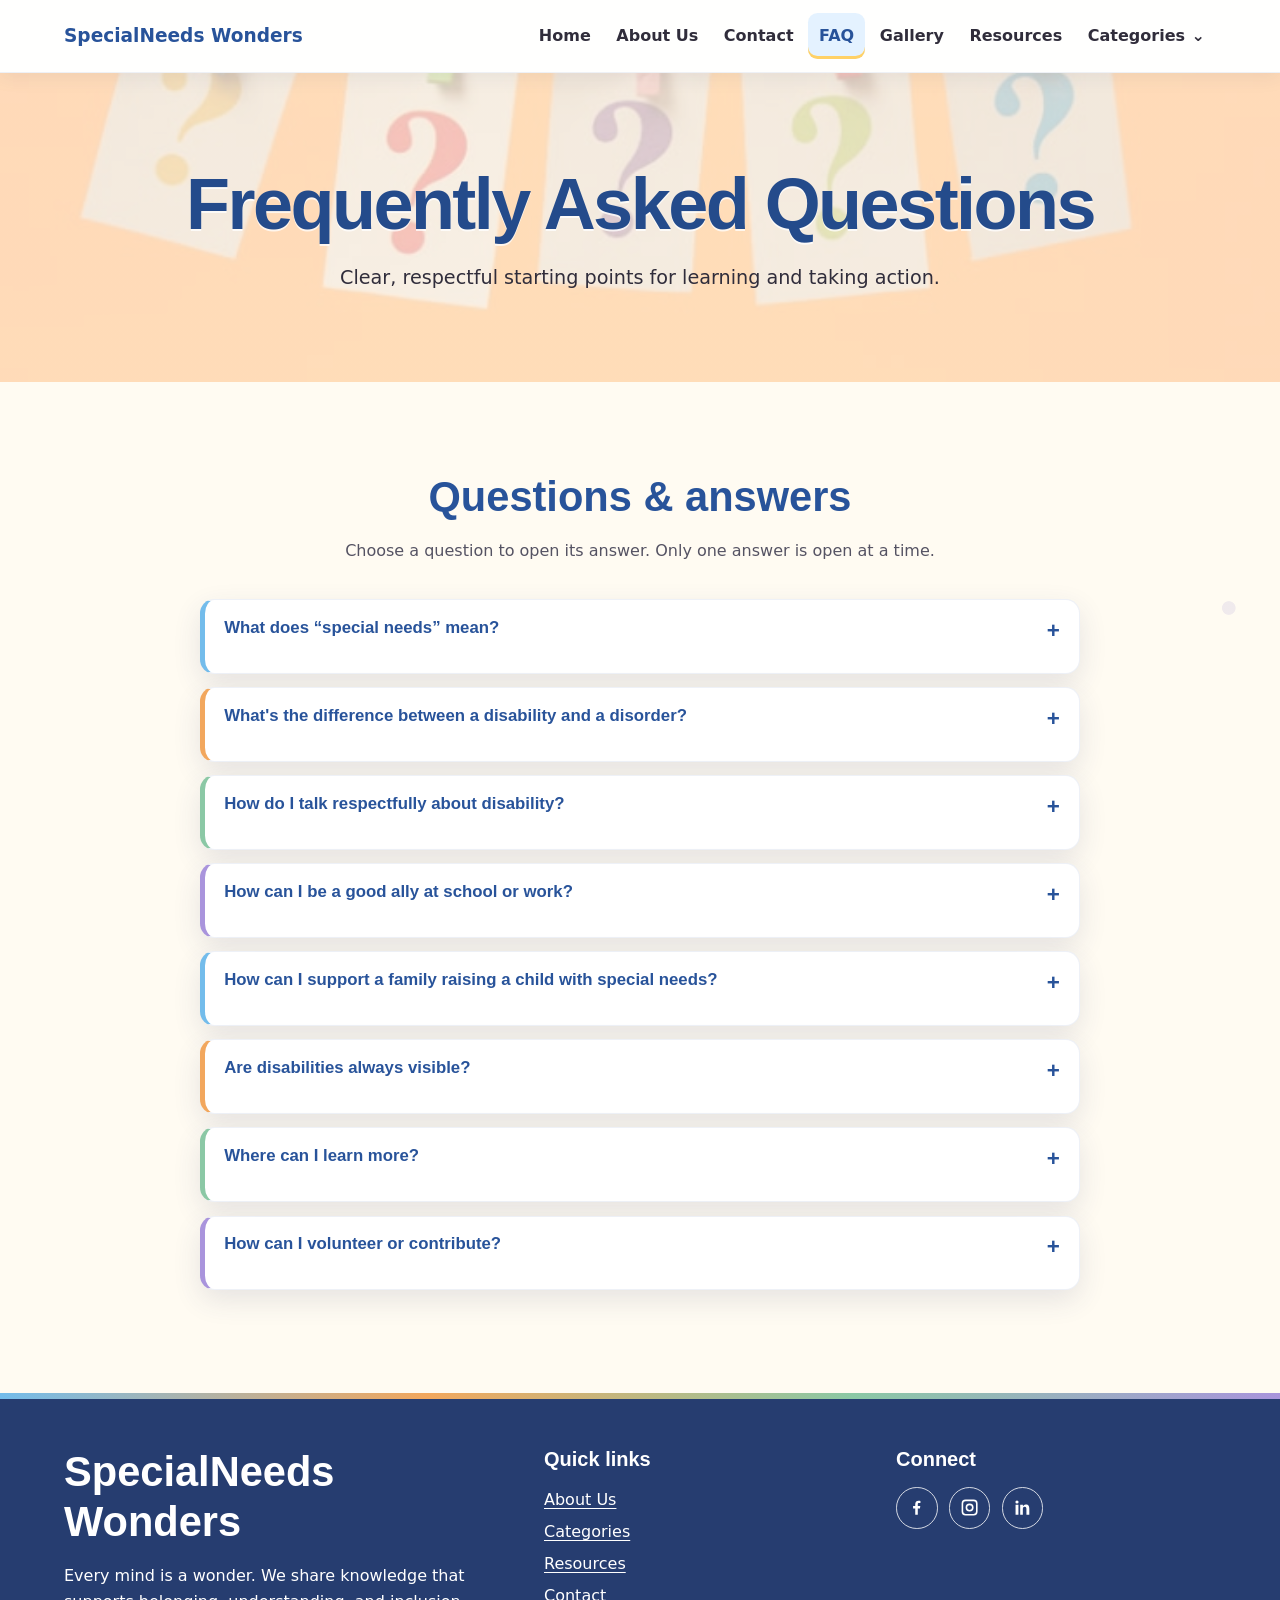
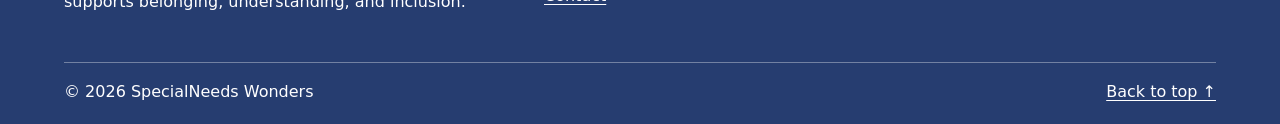
<file: Website/faq.html>
<!doctype html>
<html lang="en">
<head>
  <meta charset="utf-8"><meta name="viewport" content="width=device-width, initial-scale=1">
  <meta name="description" content="Plain-language answers to common questions about disability, inclusion, and allyship.">
  <title>Frequently Asked Questions | SpecialNeeds Wonders</title>
  <link rel="stylesheet" href="css/style.css"><link rel="stylesheet" href="css/pages.css">
  <script src="js/main.js" defer></script><script src="js/faq.js" defer></script>
</head>
<body>
  <a href="#main" class="skip-link">Skip to main content</a>
  <header class="site-header"><div class="nav-shell">
    <a class="brand" href="index.html">SpecialNeeds Wonders</a><button class="menu-toggle" type="button" aria-expanded="false" aria-controls="primary-navigation" aria-label="Open navigation menu"><span></span><span></span><span></span></button>
    <nav class="primary-nav" id="primary-navigation" aria-label="Main navigation"><ul>
      <li><a href="index.html">Home</a></li><li><a href="about.html">About Us</a></li><li><a href="contact.html">Contact</a></li><li><a href="faq.html">FAQ</a></li><li><a href="gallery.html">Gallery</a></li><li><a href="resources.html">Resources</a></li>
      <li><details class="nav-dropdown"><summary>Categories</summary><ul class="dropdown-menu"><li><a href="categories/index.html">All Categories</a></li><li><a href="categories/autism.html">Autism Spectrum Disorder</a></li><li><a href="categories/down-syndrome.html">Down Syndrome</a></li><li><a href="categories/adhd.html">ADHD</a></li><li><a href="categories/physical-disabilities.html">Physical Disabilities</a></li><li><a href="categories/learning-disabilities.html">Learning Disabilities</a></li><li><a href="categories/dyslexia.html">Dyslexia</a></li><li><a href="categories/hydrocephalus.html">Hydrocephalus</a></li></ul></details></li>
    </ul></nav>
  </div></header>
  <main id="main">
    <section class="hero-category faq-hero" aria-labelledby="page-title"><div class="container"><h1 id="page-title">Frequently Asked Questions</h1><p>Clear, respectful starting points for learning and taking action.</p></div></section>
    <section class="section container" aria-labelledby="questions-title">
      <div class="section-heading"><h2 id="questions-title">Questions &amp; answers</h2><p>Choose a question to open its answer. Only one answer is open at a time.</p></div>
      <div class="faq-list">
        <article class="faq-item"><h3><button class="faq-question" id="faq-q1" type="button" aria-expanded="false" aria-controls="faq-a1">What does “special needs” mean?</button></h3><div class="faq-panel" id="faq-a1" role="region" aria-labelledby="faq-q1" hidden><p>People use “special needs” in different ways, often to describe support or access needs related to disability. Some people prefer more specific language, such as “disabled person,” “person with a disability,” or the name of a condition. When possible, ask and follow an individual's preference; no single phrase suits everyone.</p></div></article>
        <article class="faq-item"><h3><button class="faq-question" id="faq-q2" type="button" aria-expanded="false" aria-controls="faq-a2">What's the difference between a disability and a disorder?</button></h3><div class="faq-panel" id="faq-a2" role="region" aria-labelledby="faq-q2" hidden><p>These words describe different things and their meanings can overlap. A disorder is generally a term used for a health or developmental condition; disability can describe an impairment and the barriers a person encounters in their environment. People may use either or both terms for themselves. The words do not tell us everything about a person.</p></div></article>
        <article class="faq-item"><h3><button class="faq-question" id="faq-q3" type="button" aria-expanded="false" aria-controls="faq-a3">How do I talk respectfully about disability?</button></h3><div class="faq-panel" id="faq-a3" role="region" aria-labelledby="faq-q3" hidden><p>Person-first language (“person with a disability”) and identity-first language (“disabled person”) are both used. Preferences vary by person, community, and context. Use the language someone asks you to use, avoid pitying or outdated terms, and focus on the person rather than making assumptions based on a diagnosis.</p></div></article>
        <article class="faq-item"><h3><button class="faq-question" id="faq-q4" type="button" aria-expanded="false" aria-controls="faq-a4">How can I be a good ally at school or work?</button></h3><div class="faq-panel" id="faq-a4" role="region" aria-labelledby="faq-q4" hidden><p>Listen to disabled people, respect privacy, and ask what access would be helpful rather than guessing. Support clear communication, accessible materials, flexible participation, and the right to make decisions. Address exclusion when you see it, while respecting how the person wants the situation handled.</p></div></article>
        <article class="faq-item"><h3><button class="faq-question" id="faq-q5" type="button" aria-expanded="false" aria-controls="faq-a5">How can I support a family raising a child with special needs?</button></h3><div class="faq-panel" id="faq-a5" role="region" aria-labelledby="faq-q5" hidden><p>Offer practical, specific help and accept the answer you receive. Include the child in ordinary social invitations, learn their communication and access preferences from the family, and see them as a whole person. Avoid unsolicited advice or framing a child's life as a tragedy.</p></div></article>
        <article class="faq-item"><h3><button class="faq-question" id="faq-q6" type="button" aria-expanded="false" aria-controls="faq-a6">Are disabilities always visible?</button></h3><div class="faq-panel" id="faq-a6" role="region" aria-labelledby="faq-q6" hidden><p>No. Some disabilities are visible, some are not, and some people have both visible and non-visible experiences. A person's appearance does not show what support or access they may need. Believe people when they share their experiences and do not ask them to prove a disability.</p></div></article>
        <article class="faq-item"><h3><button class="faq-question" id="faq-q7" type="button" aria-expanded="false" aria-controls="faq-a7">Where can I learn more?</button></h3><div class="faq-panel" id="faq-a7" role="region" aria-labelledby="faq-q7" hidden><p>Start with our <a href="categories/index.html">category guides</a> and <a href="resources.html">resources page</a>, then seek information from reputable disability-led organizations and people with lived experience. Check when material was published and whether it respects the diversity and autonomy of the people it discusses.</p></div></article>
        <article class="faq-item"><h3><button class="faq-question" id="faq-q8" type="button" aria-expanded="false" aria-controls="faq-a8">How can I volunteer or contribute?</button></h3><div class="faq-panel" id="faq-a8" role="region" aria-labelledby="faq-q8" hidden><p>Contact us with an idea, offer feedback on accessibility, or explore local disability-led groups that welcome volunteers. Ask organizations what help they need, follow their guidance, and value the expertise and leadership of disabled people.</p></div></article>
      </div>
    </section>
  </main>
  <footer class="site-footer"><div class="container"><div class="footer-grid"><div><h2>SpecialNeeds Wonders</h2><p>Every mind is a wonder. We share knowledge that supports belonging, understanding, and inclusion.</p></div><div><h3>Quick links</h3><ul class="footer-links"><li><a href="about.html">About Us</a></li><li><a href="categories/index.html">Categories</a></li><li><a href="resources.html">Resources</a></li><li><a href="contact.html">Contact</a></li></ul></div><div><h3>Connect</h3><ul class="social-links"><li><a href="#" aria-label="Placeholder Facebook page"><svg viewBox="0 0 24 24" aria-hidden="true"><path d="M13.5 21v-8h2.7l.4-3.1h-3.1v-2c0-.9.3-1.5 1.6-1.5h1.7V3.6c-.3 0-1.3-.1-2.4-.1-2.4 0-4.1 1.5-4.1 4.2v2.3H7.6v3.1h2.7v8h3.2z"/></svg></a></li><li><a href="#" aria-label="Placeholder Instagram page"><svg viewBox="0 0 24 24" aria-hidden="true"><path d="M7 2h10a5 5 0 0 1 5 5v10a5 5 0 0 1-5 5H7a5 5 0 0 1-5-5V7a5 5 0 0 1 5-5zm0 2a3 3 0 0 0-3 3v10a3 3 0 0 0 3 3h10a3 3 0 0 0 3-3V7a3 3 0 0 0-3-3H7zm5 3a5 5 0 1 1 0 10 5 5 0 0 1 0-10zm0 2a3 3 0 1 0 0 6 3 3 0 0 0 0-6z"/></svg></a></li><li><a href="#" aria-label="Placeholder LinkedIn page"><svg viewBox="0 0 24 24" aria-hidden="true"><path d="M5 3a2 2 0 1 1 0 4 2 2 0 0 1 0-4zM3.2 8.5h3.6V21H3.2zM9 8.5h3.4v1.7h.1A3.8 3.8 0 0 1 16 8.2c3.7 0 4.4 2.4 4.4 5.5V21h-3.6v-6.5c0-1.5 0-3.4-2.1-3.4s-2.4 1.6-2.4 3.3V21H9z"/></svg></a></li></ul></div></div><div class="footer-bottom"><span>© <span id="current-year"></span> SpecialNeeds Wonders</span><a href="#main">Back to top ↑</a></div></div></footer>
</body>
</html>
</file>
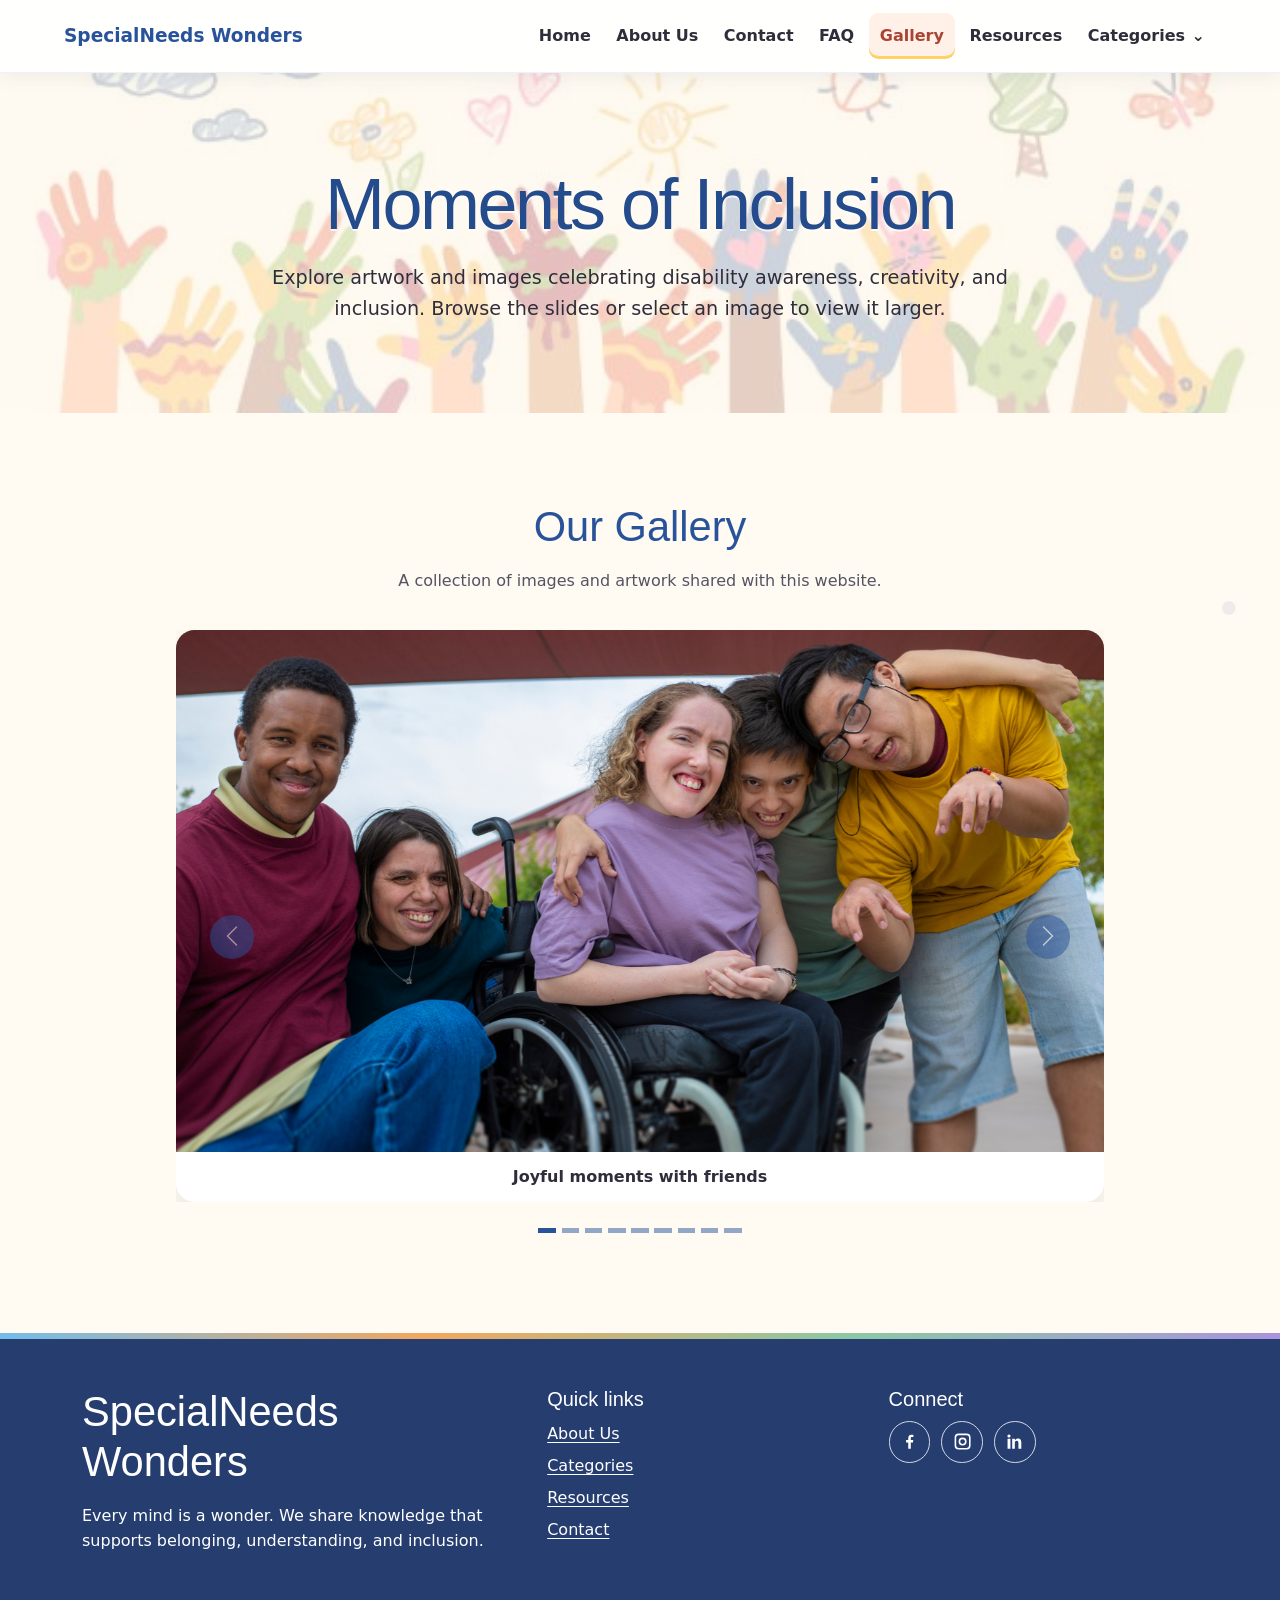
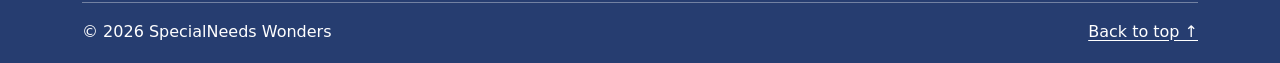
<file: Website/gallery.html>
<!doctype html>
<html lang="en">
<head>
  <meta charset="utf-8"><meta name="viewport" content="width=device-width, initial-scale=1">
  <meta name="description" content="A gallery celebrating accessible, welcoming, and inclusive community moments.">
  <title>Gallery | SpecialNeeds Wonders</title>
  <link rel="stylesheet" href="https://cdn.jsdelivr.net/npm/bootstrap@5.3.3/dist/css/bootstrap.min.css">
  <link rel="stylesheet" href="css/style.css"><link rel="stylesheet" href="css/pages.css">
  <script src="https://cdn.jsdelivr.net/npm/bootstrap@5.3.3/dist/js/bootstrap.bundle.min.js" defer></script>
  <script src="js/main.js" defer></script><script src="js/gallery.js" defer></script>
</head>
<body>
  <a href="#main" class="skip-link">Skip to main content</a>
  <header class="site-header"><div class="nav-shell">
    <a class="brand" href="index.html">SpecialNeeds Wonders</a><button class="menu-toggle" type="button" aria-expanded="false" aria-controls="primary-navigation" aria-label="Open navigation menu"><span></span><span></span><span></span></button>
    <nav class="primary-nav" id="primary-navigation" aria-label="Main navigation"><ul>
      <li><a href="index.html">Home</a></li><li><a href="about.html">About Us</a></li><li><a href="contact.html">Contact</a></li><li><a href="faq.html">FAQ</a></li><li><a href="gallery.html">Gallery</a></li><li><a href="resources.html">Resources</a></li>
      <li><details class="nav-dropdown"><summary>Categories</summary><ul class="dropdown-menu"><li><a href="categories/index.html">All Categories</a></li><li><a href="categories/autism.html">Autism Spectrum Disorder</a></li><li><a href="categories/down-syndrome.html">Down Syndrome</a></li><li><a href="categories/adhd.html">ADHD</a></li><li><a href="categories/physical-disabilities.html">Physical Disabilities</a></li><li><a href="categories/learning-disabilities.html">Learning Disabilities</a></li><li><a href="categories/dyslexia.html">Dyslexia</a></li><li><a href="categories/hydrocephalus.html">Hydrocephalus</a></li></ul></details></li>
    </ul></nav>
  </div></header>
  <main id="main">
    <section class="hero-category gallery-hero" aria-labelledby="page-title"><div class="container"><h1 id="page-title">Moments of Inclusion</h1><p>Explore artwork and images celebrating disability awareness, creativity, and inclusion. Browse the slides or select an image to view it larger.</p></div></section>
    <section class="section container" aria-labelledby="gallery-title">
      <div class="section-heading"><h2 id="gallery-title">Our Gallery</h2><p>A collection of images and artwork shared with this website.</p></div>
      <div id="galleryCarousel" class="carousel slide gallery-carousel" data-bs-interval="false" role="region" aria-roledescription="carousel" aria-label="Inclusive community photo gallery">
        <div class="carousel-inner"></div>
        <button class="carousel-control-prev" type="button" data-bs-target="#galleryCarousel" data-bs-slide="prev" aria-label="Previous gallery slide">
          <span class="carousel-control-prev-icon" aria-hidden="true"></span><span class="visually-hidden">Previous</span>
        </button>
        <button class="carousel-control-next" type="button" data-bs-target="#galleryCarousel" data-bs-slide="next" aria-label="Next gallery slide">
          <span class="carousel-control-next-icon" aria-hidden="true"></span><span class="visually-hidden">Next</span>
        </button>
        <div class="carousel-indicators"></div>
      </div>
    </section>
    <div class="lightbox" id="lightbox" role="dialog" aria-modal="true" aria-label="Gallery image viewer" hidden>
      <div class="lightbox-content">
        <button class="lightbox-close" type="button" aria-label="Close image viewer">×</button>
        <button class="lightbox-prev" type="button" aria-label="Previous image">‹</button>
        <figure><img src="assets/images/community-photo-01.jpg" alt=""><figcaption></figcaption></figure>
        <button class="lightbox-next" type="button" aria-label="Next image">›</button>
      </div>
    </div>
  </main>
  <footer class="site-footer"><div class="container"><div class="footer-grid"><div><h2>SpecialNeeds Wonders</h2><p>Every mind is a wonder. We share knowledge that supports belonging, understanding, and inclusion.</p></div><div><h3>Quick links</h3><ul class="footer-links"><li><a href="about.html">About Us</a></li><li><a href="categories/index.html">Categories</a></li><li><a href="resources.html">Resources</a></li><li><a href="contact.html">Contact</a></li></ul></div><div><h3>Connect</h3><ul class="social-links"><li><a href="#" aria-label="Placeholder Facebook page"><svg viewBox="0 0 24 24" aria-hidden="true"><path d="M13.5 21v-8h2.7l.4-3.1h-3.1v-2c0-.9.3-1.5 1.6-1.5h1.7V3.6c-.3 0-1.3-.1-2.4-.1-2.4 0-4.1 1.5-4.1 4.2v2.3H7.6v3.1h2.7v8h3.2z"/></svg></a></li><li><a href="#" aria-label="Placeholder Instagram page"><svg viewBox="0 0 24 24" aria-hidden="true"><path d="M7 2h10a5 5 0 0 1 5 5v10a5 5 0 0 1-5 5H7a5 5 0 0 1-5-5V7a5 5 0 0 1 5-5zm0 2a3 3 0 0 0-3 3v10a3 3 0 0 0 3 3h10a3 3 0 0 0 3-3V7a3 3 0 0 0-3-3H7zm5 3a5 5 0 1 1 0 10 5 5 0 0 1 0-10zm0 2a3 3 0 1 0 0 6 3 3 0 0 0 0-6z"/></svg></a></li><li><a href="#" aria-label="Placeholder LinkedIn page"><svg viewBox="0 0 24 24" aria-hidden="true"><path d="M5 3a2 2 0 1 1 0 4 2 2 0 0 1 0-4zM3.2 8.5h3.6V21H3.2zM9 8.5h3.4v1.7h.1A3.8 3.8 0 0 1 16 8.2c3.7 0 4.4 2.4 4.4 5.5V21h-3.6v-6.5c0-1.5 0-3.4-2.1-3.4s-2.4 1.6-2.4 3.3V21H9z"/></svg></a></li></ul></div></div><div class="footer-bottom"><span>© <span id="current-year"></span> SpecialNeeds Wonders</span><a href="#main">Back to top ↑</a></div></div></footer>
</body>
</html>
</file>
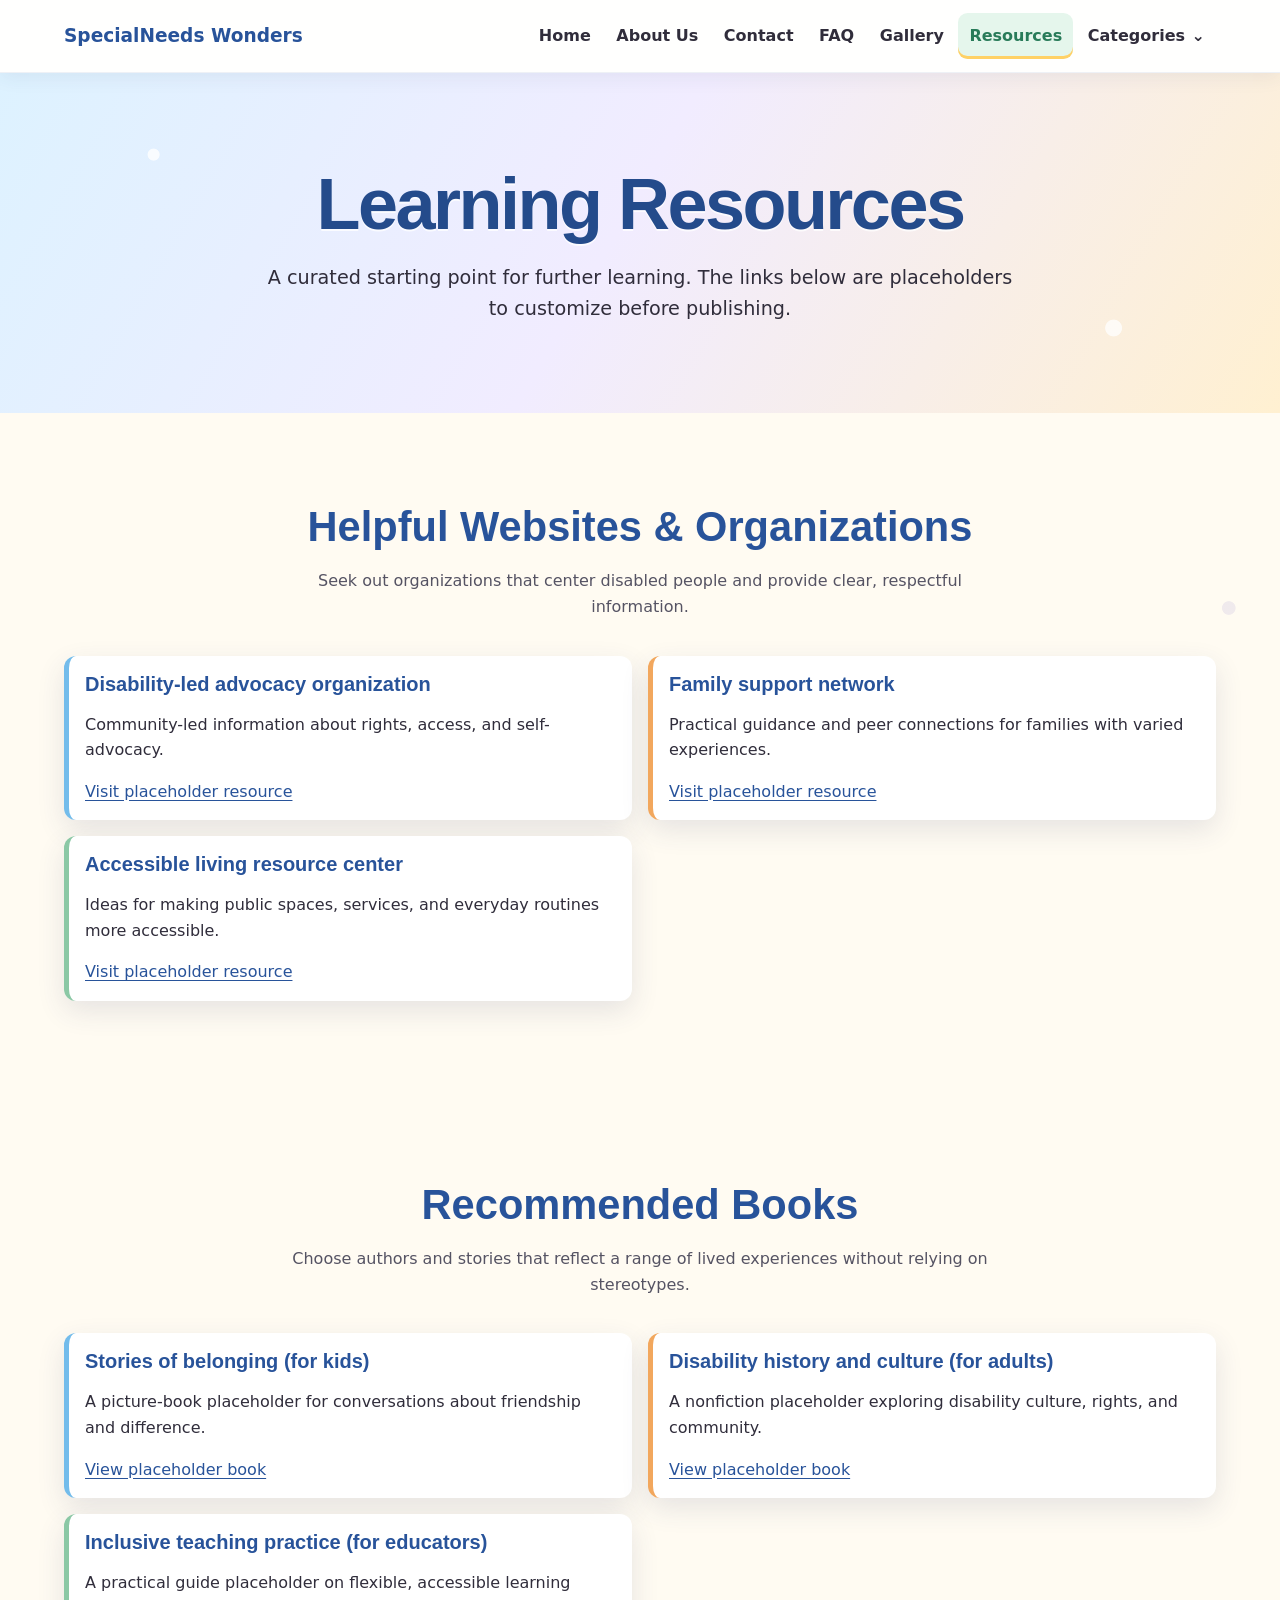
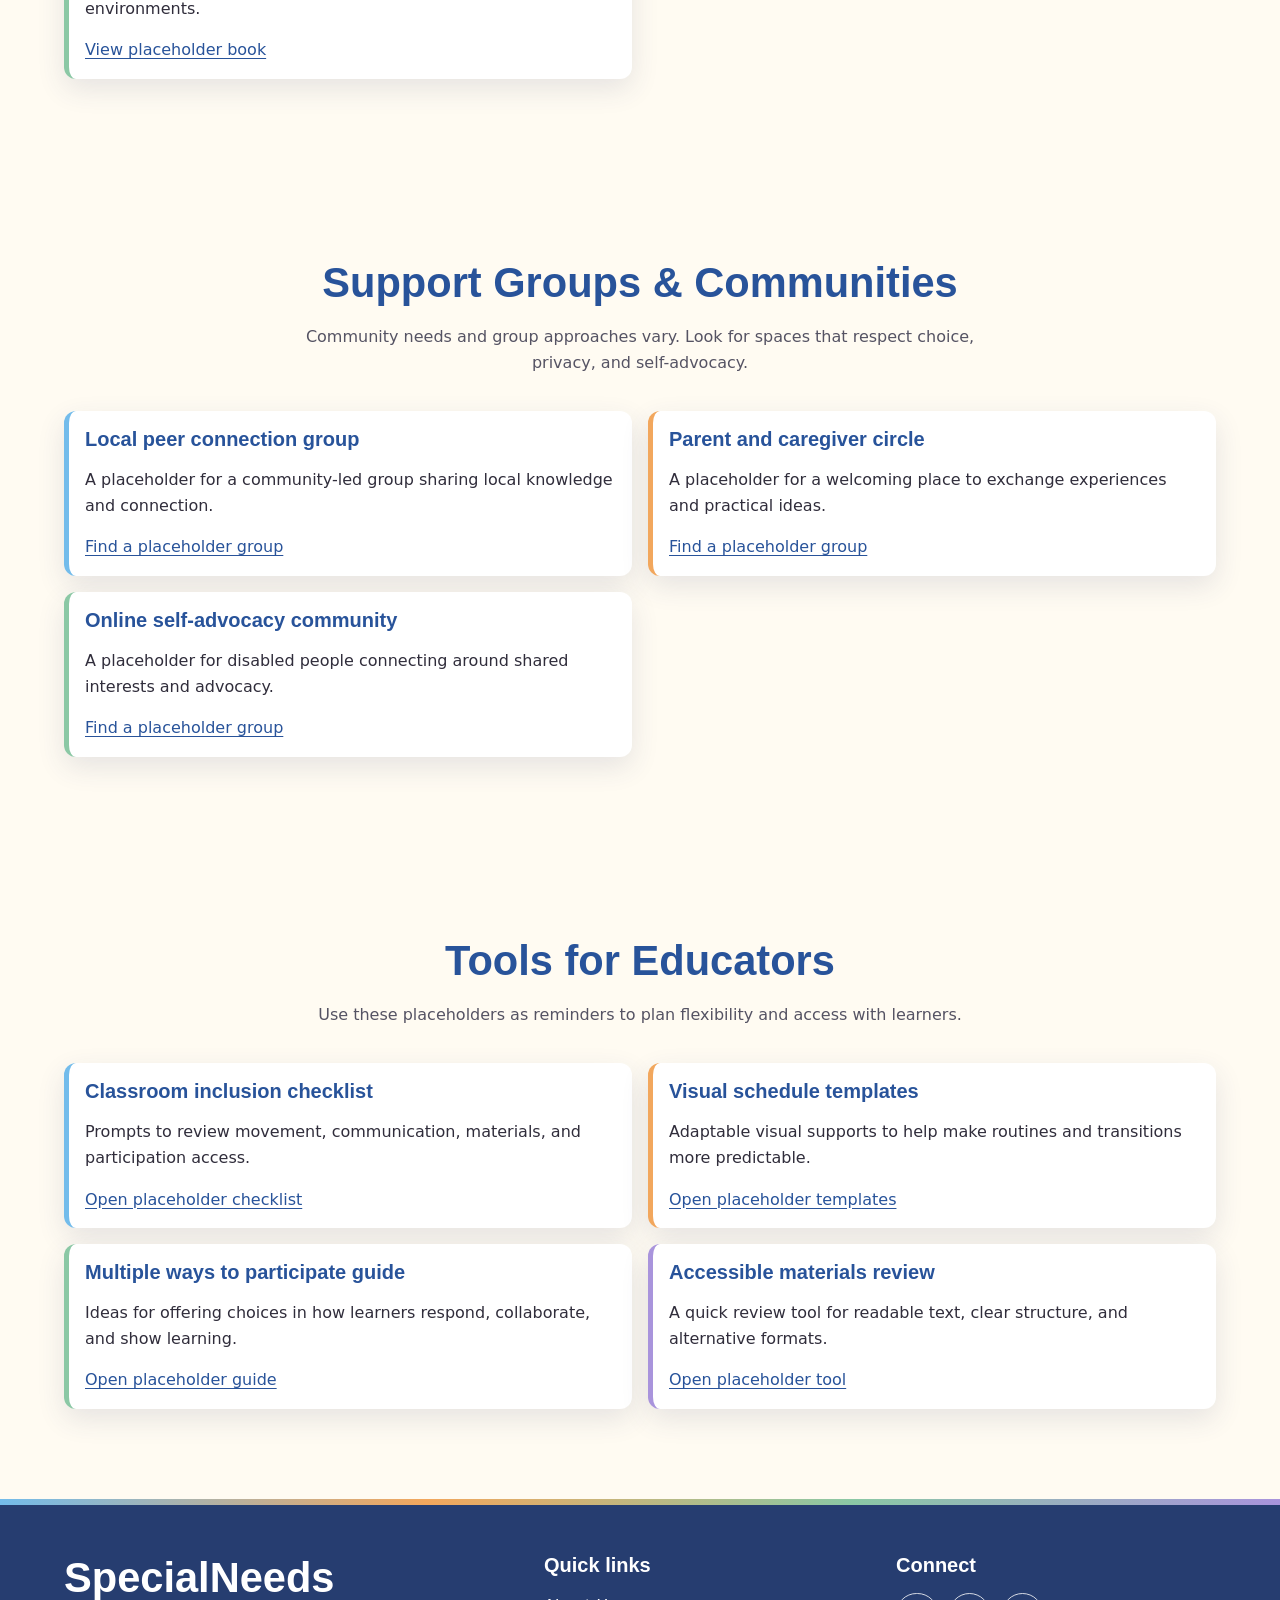
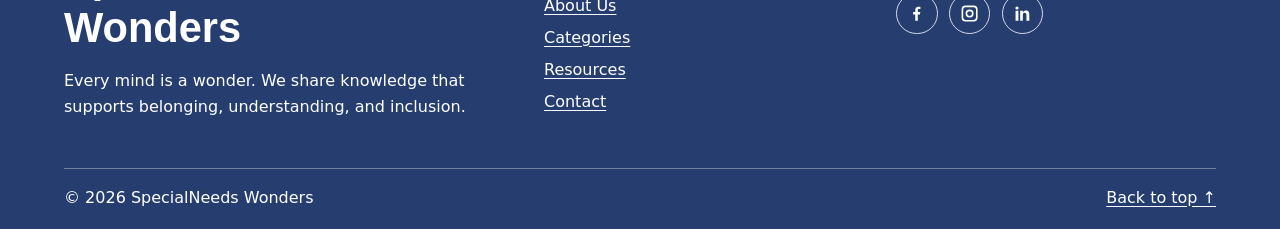
<file: Website/resources.html>
<!doctype html>
<html lang="en">
<head>
  <meta charset="utf-8"><meta name="viewport" content="width=device-width, initial-scale=1">
  <meta name="description" content="A starting list of websites, books, communities, and classroom inclusion tools.">
  <title>Resources | SpecialNeeds Wonders</title>
  <link rel="stylesheet" href="css/style.css"><link rel="stylesheet" href="css/pages.css"><script src="js/main.js" defer></script>
</head>
<body>
  <a href="#main" class="skip-link">Skip to main content</a>
  <header class="site-header"><div class="nav-shell">
    <a class="brand" href="index.html">SpecialNeeds Wonders</a><button class="menu-toggle" type="button" aria-expanded="false" aria-controls="primary-navigation" aria-label="Open navigation menu"><span></span><span></span><span></span></button>
    <nav class="primary-nav" id="primary-navigation" aria-label="Main navigation"><ul>
      <li><a href="index.html">Home</a></li><li><a href="about.html">About Us</a></li><li><a href="contact.html">Contact</a></li><li><a href="faq.html">FAQ</a></li><li><a href="gallery.html">Gallery</a></li><li><a href="resources.html">Resources</a></li>
      <li><details class="nav-dropdown"><summary>Categories</summary><ul class="dropdown-menu"><li><a href="categories/index.html">All Categories</a></li><li><a href="categories/autism.html">Autism Spectrum Disorder</a></li><li><a href="categories/down-syndrome.html">Down Syndrome</a></li><li><a href="categories/adhd.html">ADHD</a></li><li><a href="categories/physical-disabilities.html">Physical Disabilities</a></li><li><a href="categories/learning-disabilities.html">Learning Disabilities</a></li><li><a href="categories/dyslexia.html">Dyslexia</a></li><li><a href="categories/hydrocephalus.html">Hydrocephalus</a></li></ul></details></li>
    </ul></nav>
  </div></header>
  <main id="main">
    <section class="hero-category" aria-labelledby="page-title"><div class="container"><h1 id="page-title">Learning Resources</h1><p>A curated starting point for further learning. The links below are placeholders to customize before publishing.</p></div></section>
    <section class="section container" aria-labelledby="websites-title">
      <div class="section-heading"><h2 id="websites-title">Helpful Websites &amp; Organizations</h2><p>Seek out organizations that center disabled people and provide clear, respectful information.</p></div>
      <div class="resource-grid">
        <article class="resource-entry"><h3>Disability-led advocacy organization</h3><p>Community-led information about rights, access, and self-advocacy.</p><a href="#">Visit placeholder resource</a></article>
        <article class="resource-entry"><h3>Family support network</h3><p>Practical guidance and peer connections for families with varied experiences.</p><a href="#">Visit placeholder resource</a></article>
        <article class="resource-entry"><h3>Accessible living resource center</h3><p>Ideas for making public spaces, services, and everyday routines more accessible.</p><a href="#">Visit placeholder resource</a></article>
      </div>
    </section>
    <section class="section container" aria-labelledby="books-title">
      <div class="section-heading"><h2 id="books-title">Recommended Books</h2><p>Choose authors and stories that reflect a range of lived experiences without relying on stereotypes.</p></div>
      <div class="resource-grid">
        <article class="resource-entry"><h3>Stories of belonging (for kids)</h3><p>A picture-book placeholder for conversations about friendship and difference.</p><a href="#">View placeholder book</a></article>
        <article class="resource-entry"><h3>Disability history and culture (for adults)</h3><p>A nonfiction placeholder exploring disability culture, rights, and community.</p><a href="#">View placeholder book</a></article>
        <article class="resource-entry"><h3>Inclusive teaching practice (for educators)</h3><p>A practical guide placeholder on flexible, accessible learning environments.</p><a href="#">View placeholder book</a></article>
      </div>
    </section>
    <section class="section container" aria-labelledby="groups-title">
      <div class="section-heading"><h2 id="groups-title">Support Groups &amp; Communities</h2><p>Community needs and group approaches vary. Look for spaces that respect choice, privacy, and self-advocacy.</p></div>
      <div class="resource-grid">
        <article class="resource-entry"><h3>Local peer connection group</h3><p>A placeholder for a community-led group sharing local knowledge and connection.</p><a href="#">Find a placeholder group</a></article>
        <article class="resource-entry"><h3>Parent and caregiver circle</h3><p>A placeholder for a welcoming place to exchange experiences and practical ideas.</p><a href="#">Find a placeholder group</a></article>
        <article class="resource-entry"><h3>Online self-advocacy community</h3><p>A placeholder for disabled people connecting around shared interests and advocacy.</p><a href="#">Find a placeholder group</a></article>
      </div>
    </section>
    <section class="section container" aria-labelledby="educator-tools-title">
      <div class="section-heading"><h2 id="educator-tools-title">Tools for Educators</h2><p>Use these placeholders as reminders to plan flexibility and access with learners.</p></div>
      <div class="resource-grid">
        <article class="resource-entry"><h3>Classroom inclusion checklist</h3><p>Prompts to review movement, communication, materials, and participation access.</p><a href="#">Open placeholder checklist</a></article>
        <article class="resource-entry"><h3>Visual schedule templates</h3><p>Adaptable visual supports to help make routines and transitions more predictable.</p><a href="#">Open placeholder templates</a></article>
        <article class="resource-entry"><h3>Multiple ways to participate guide</h3><p>Ideas for offering choices in how learners respond, collaborate, and show learning.</p><a href="#">Open placeholder guide</a></article>
        <article class="resource-entry"><h3>Accessible materials review</h3><p>A quick review tool for readable text, clear structure, and alternative formats.</p><a href="#">Open placeholder tool</a></article>
      </div>
    </section>
  </main>
  <footer class="site-footer"><div class="container"><div class="footer-grid"><div><h2>SpecialNeeds Wonders</h2><p>Every mind is a wonder. We share knowledge that supports belonging, understanding, and inclusion.</p></div><div><h3>Quick links</h3><ul class="footer-links"><li><a href="about.html">About Us</a></li><li><a href="categories/index.html">Categories</a></li><li><a href="resources.html">Resources</a></li><li><a href="contact.html">Contact</a></li></ul></div><div><h3>Connect</h3><ul class="social-links"><li><a href="#" aria-label="Placeholder Facebook page"><svg viewBox="0 0 24 24" aria-hidden="true"><path d="M13.5 21v-8h2.7l.4-3.1h-3.1v-2c0-.9.3-1.5 1.6-1.5h1.7V3.6c-.3 0-1.3-.1-2.4-.1-2.4 0-4.1 1.5-4.1 4.2v2.3H7.6v3.1h2.7v8h3.2z"/></svg></a></li><li><a href="#" aria-label="Placeholder Instagram page"><svg viewBox="0 0 24 24" aria-hidden="true"><path d="M7 2h10a5 5 0 0 1 5 5v10a5 5 0 0 1-5 5H7a5 5 0 0 1-5-5V7a5 5 0 0 1 5-5zm0 2a3 3 0 0 0-3 3v10a3 3 0 0 0 3 3h10a3 3 0 0 0 3-3V7a3 3 0 0 0-3-3H7zm5 3a5 5 0 1 1 0 10 5 5 0 0 1 0-10zm0 2a3 3 0 1 0 0 6 3 3 0 0 0 0-6z"/></svg></a></li><li><a href="#" aria-label="Placeholder LinkedIn page"><svg viewBox="0 0 24 24" aria-hidden="true"><path d="M5 3a2 2 0 1 1 0 4 2 2 0 0 1 0-4zM3.2 8.5h3.6V21H3.2zM9 8.5h3.4v1.7h.1A3.8 3.8 0 0 1 16 8.2c3.7 0 4.4 2.4 4.4 5.5V21h-3.6v-6.5c0-1.5 0-3.4-2.1-3.4s-2.4 1.6-2.4 3.3V21H9z"/></svg></a></li></ul></div></div><div class="footer-bottom"><span>© <span id="current-year"></span> SpecialNeeds Wonders</span><a href="#main">Back to top ↑</a></div></div></footer>
</body>
</html>
</file>
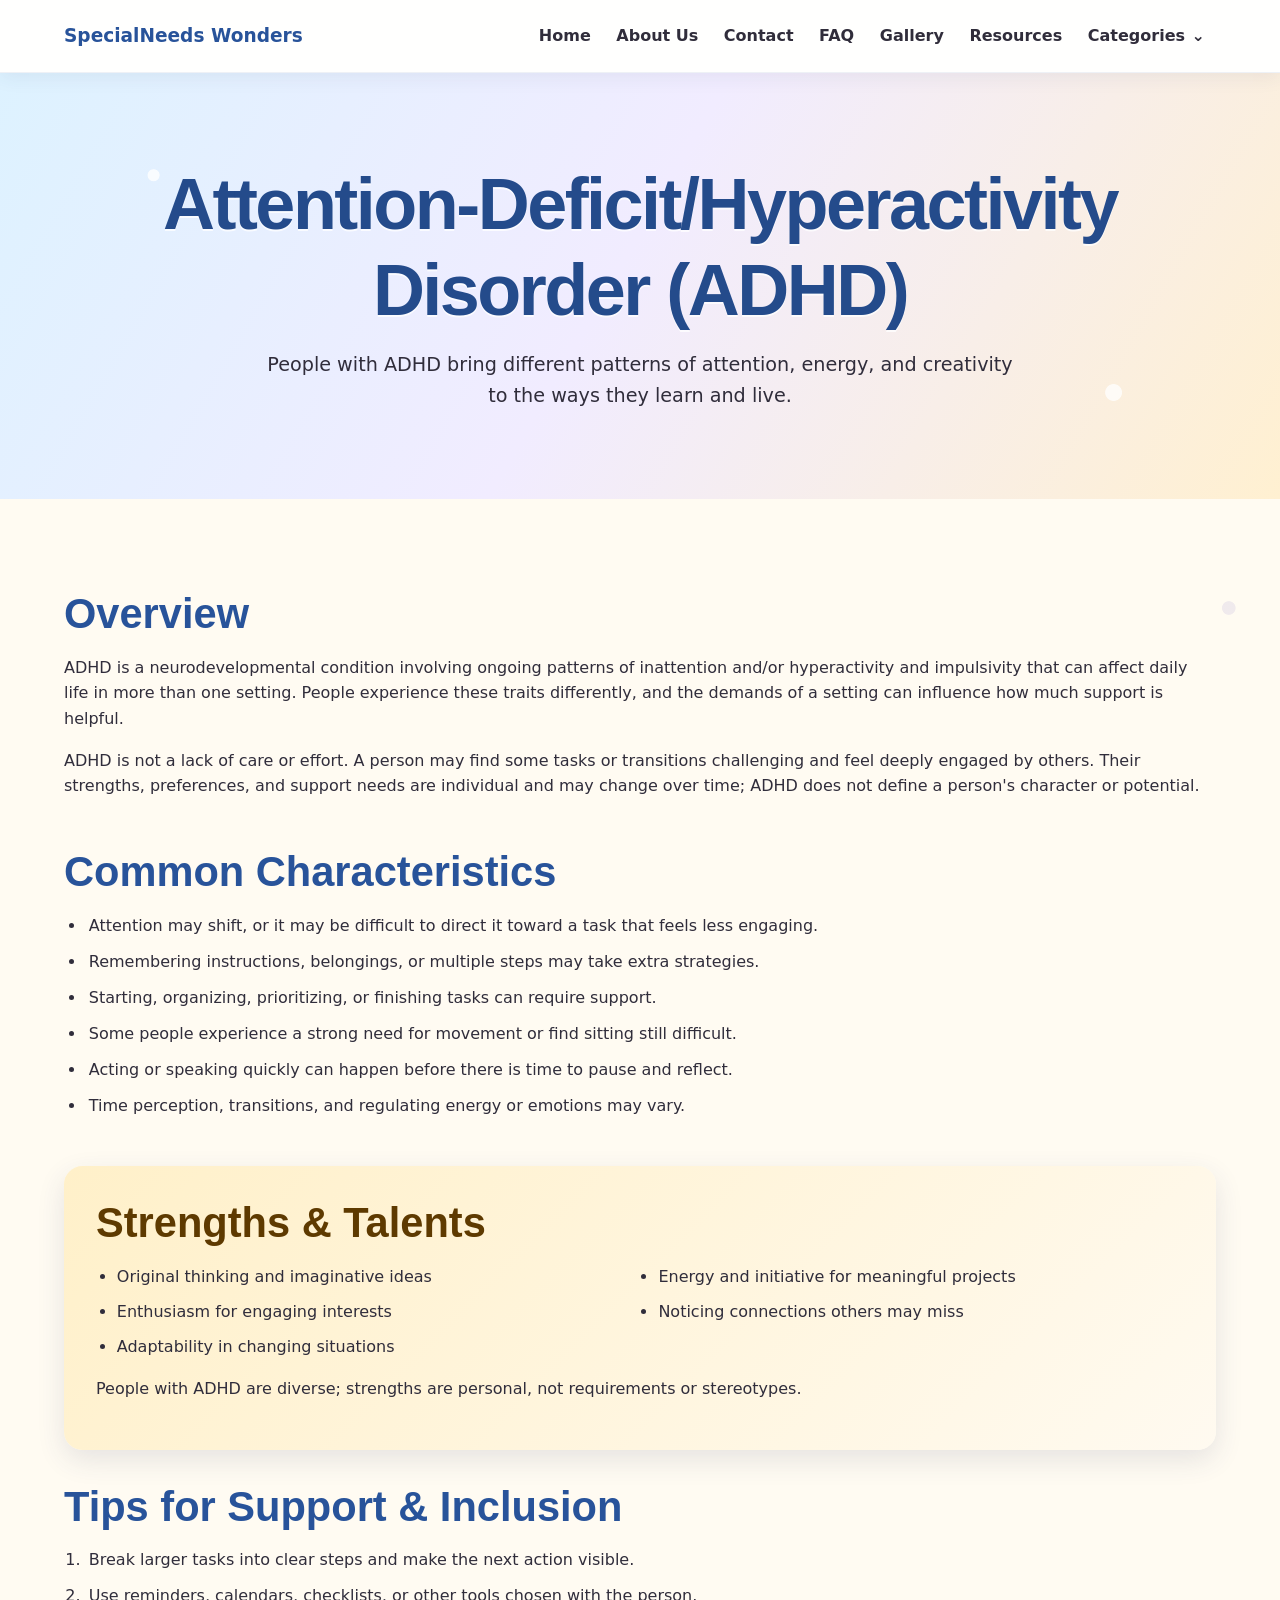
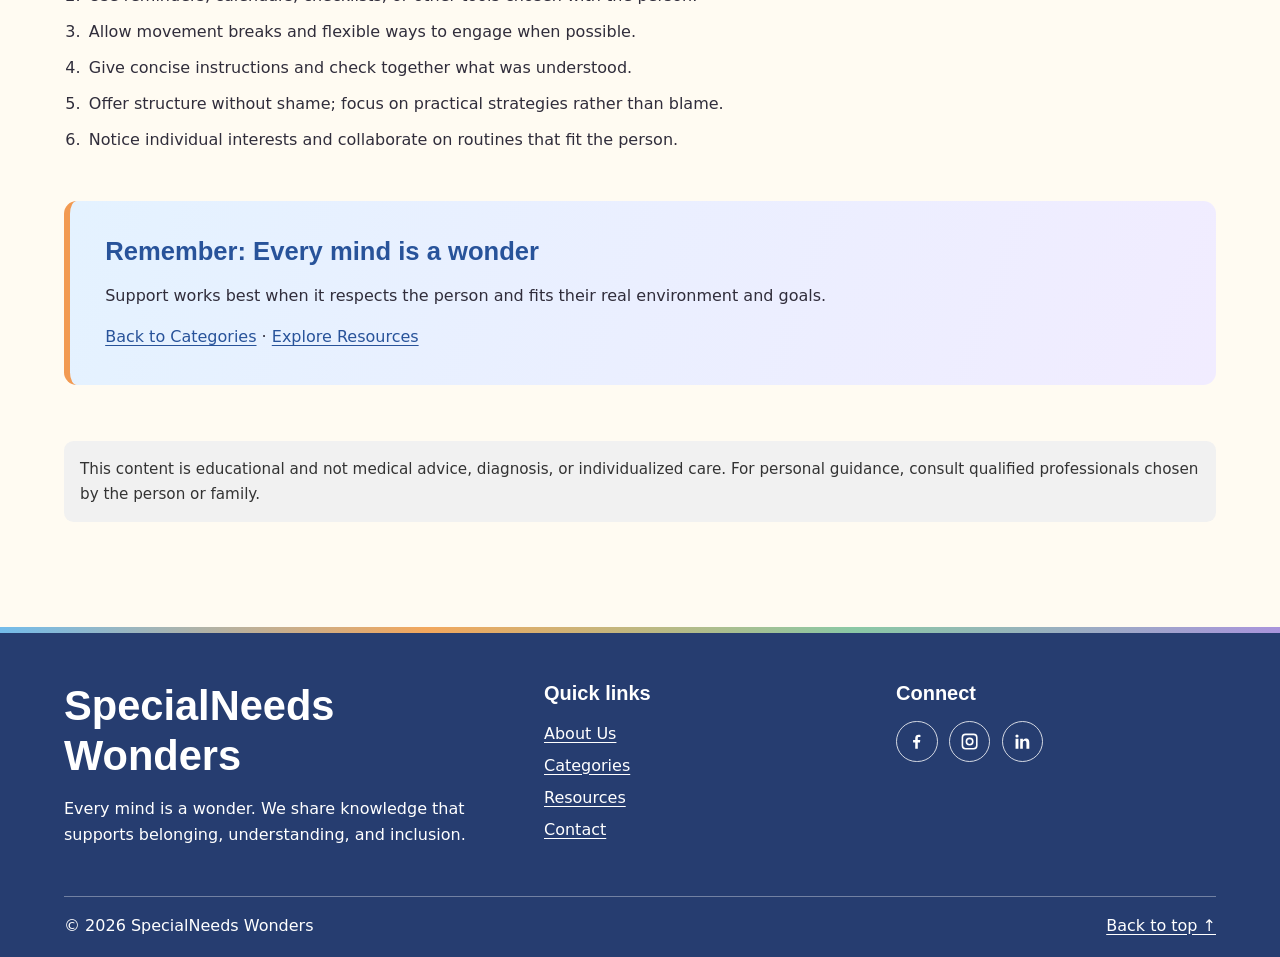
<file: Website/categories/adhd.html>
<!doctype html>
<html lang="en">
<head>
  <meta charset="utf-8"><meta name="viewport" content="width=device-width, initial-scale=1">
  <meta name="description" content="An introductory guide to ADHD, individual strengths, and practical inclusion.">
  <title>ADHD | SpecialNeeds Wonders</title>
  <link rel="stylesheet" href="../css/style.css"><link rel="stylesheet" href="../css/pages.css"><script src="../js/main.js" defer></script>
</head>
<body>
  <a href="#main" class="skip-link">Skip to main content</a>
  <header class="site-header"><div class="nav-shell">
    <a class="brand" href="../index.html">SpecialNeeds Wonders</a><button class="menu-toggle" type="button" aria-expanded="false" aria-controls="primary-navigation" aria-label="Open navigation menu"><span></span><span></span><span></span></button>
    <nav class="primary-nav" id="primary-navigation" aria-label="Main navigation"><ul>
      <li><a href="../index.html">Home</a></li><li><a href="../about.html">About Us</a></li><li><a href="../contact.html">Contact</a></li><li><a href="../faq.html">FAQ</a></li><li><a href="../gallery.html">Gallery</a></li><li><a href="../resources.html">Resources</a></li>
      <li><details class="nav-dropdown"><summary>Categories</summary><ul class="dropdown-menu"><li><a href="index.html">All Categories</a></li><li><a href="autism.html">Autism Spectrum Disorder</a></li><li><a href="down-syndrome.html">Down Syndrome</a></li><li><a href="adhd.html">ADHD</a></li><li><a href="physical-disabilities.html">Physical Disabilities</a></li><li><a href="learning-disabilities.html">Learning Disabilities</a></li><li><a href="dyslexia.html">Dyslexia</a></li><li><a href="hydrocephalus.html">Hydrocephalus</a></li></ul></details></li>
    </ul></nav>
  </div></header>
  <main id="main">
    <section class="hero-category" aria-labelledby="page-title"><div class="container"><h1 id="page-title">Attention-Deficit/Hyperactivity Disorder (ADHD)</h1><p>People with ADHD bring different patterns of attention, energy, and creativity to the ways they learn and live.</p></div></section>
    <section class="section container category-content">
      <section aria-labelledby="overview-title"><h2 id="overview-title">Overview</h2><p>ADHD is a neurodevelopmental condition involving ongoing patterns of inattention and/or hyperactivity and impulsivity that can affect daily life in more than one setting. People experience these traits differently, and the demands of a setting can influence how much support is helpful.</p><p>ADHD is not a lack of care or effort. A person may find some tasks or transitions challenging and feel deeply engaged by others. Their strengths, preferences, and support needs are individual and may change over time; ADHD does not define a person's character or potential.</p></section>
      <section aria-labelledby="characteristics-title"><h2 id="characteristics-title">Common Characteristics</h2><ul class="content-list"><li>Attention may shift, or it may be difficult to direct it toward a task that feels less engaging.</li><li>Remembering instructions, belongings, or multiple steps may take extra strategies.</li><li>Starting, organizing, prioritizing, or finishing tasks can require support.</li><li>Some people experience a strong need for movement or find sitting still difficult.</li><li>Acting or speaking quickly can happen before there is time to pause and reflect.</li><li>Time perception, transitions, and regulating energy or emotions may vary.</li></ul></section>
      <section class="strengths-panel" aria-labelledby="strengths-title"><h2 id="strengths-title">Strengths &amp; Talents</h2><ul><li>Original thinking and imaginative ideas</li><li>Enthusiasm for engaging interests</li><li>Adaptability in changing situations</li><li>Energy and initiative for meaningful projects</li><li>Noticing connections others may miss</li></ul><p>People with ADHD are diverse; strengths are personal, not requirements or stereotypes.</p></section>
      <section aria-labelledby="support-title"><h2 id="support-title">Tips for Support &amp; Inclusion</h2><ol class="content-list"><li>Break larger tasks into clear steps and make the next action visible.</li><li>Use reminders, calendars, checklists, or other tools chosen with the person.</li><li>Allow movement breaks and flexible ways to engage when possible.</li><li>Give concise instructions and check together what was understood.</li><li>Offer structure without shame; focus on practical strategies rather than blame.</li><li>Notice individual interests and collaborate on routines that fit the person.</li></ol></section>
      <aside class="callout"><h2>Remember: Every mind is a wonder</h2><p>Support works best when it respects the person and fits their real environment and goals.</p><a href="index.html">Back to Categories</a> · <a href="../resources.html">Explore Resources</a></aside>
      <p class="disclaimer">This content is educational and not medical advice, diagnosis, or individualized care. For personal guidance, consult qualified professionals chosen by the person or family.</p>
    </section>
  </main>
  <footer class="site-footer"><div class="container"><div class="footer-grid"><div><h2>SpecialNeeds Wonders</h2><p>Every mind is a wonder. We share knowledge that supports belonging, understanding, and inclusion.</p></div><div><h3>Quick links</h3><ul class="footer-links"><li><a href="../about.html">About Us</a></li><li><a href="index.html">Categories</a></li><li><a href="../resources.html">Resources</a></li><li><a href="../contact.html">Contact</a></li></ul></div><div><h3>Connect</h3><ul class="social-links"><li><a href="#" aria-label="Placeholder Facebook page"><svg viewBox="0 0 24 24" aria-hidden="true"><path d="M13.5 21v-8h2.7l.4-3.1h-3.1v-2c0-.9.3-1.5 1.6-1.5h1.7V3.6c-.3 0-1.3-.1-2.4-.1-2.4 0-4.1 1.5-4.1 4.2v2.3H7.6v3.1h2.7v8h3.2z"/></svg></a></li><li><a href="#" aria-label="Placeholder Instagram page"><svg viewBox="0 0 24 24" aria-hidden="true"><path d="M7 2h10a5 5 0 0 1 5 5v10a5 5 0 0 1-5 5H7a5 5 0 0 1-5-5V7a5 5 0 0 1 5-5zm0 2a3 3 0 0 0-3 3v10a3 3 0 0 0 3 3h10a3 3 0 0 0 3-3V7a3 3 0 0 0-3-3H7zm5 3a5 5 0 1 1 0 10 5 5 0 0 1 0-10zm0 2a3 3 0 1 0 0 6 3 3 0 0 0 0-6z"/></svg></a></li><li><a href="#" aria-label="Placeholder LinkedIn page"><svg viewBox="0 0 24 24" aria-hidden="true"><path d="M5 3a2 2 0 1 1 0 4 2 2 0 0 1 0-4zM3.2 8.5h3.6V21H3.2zM9 8.5h3.4v1.7h.1A3.8 3.8 0 0 1 16 8.2c3.7 0 4.4 2.4 4.4 5.5V21h-3.6v-6.5c0-1.5 0-3.4-2.1-3.4s-2.4 1.6-2.4 3.3V21H9z"/></svg></a></li></ul></div></div><div class="footer-bottom"><span>© <span id="current-year"></span> SpecialNeeds Wonders</span><a href="#main">Back to top ↑</a></div></div></footer>
</body>
</html>
</file>
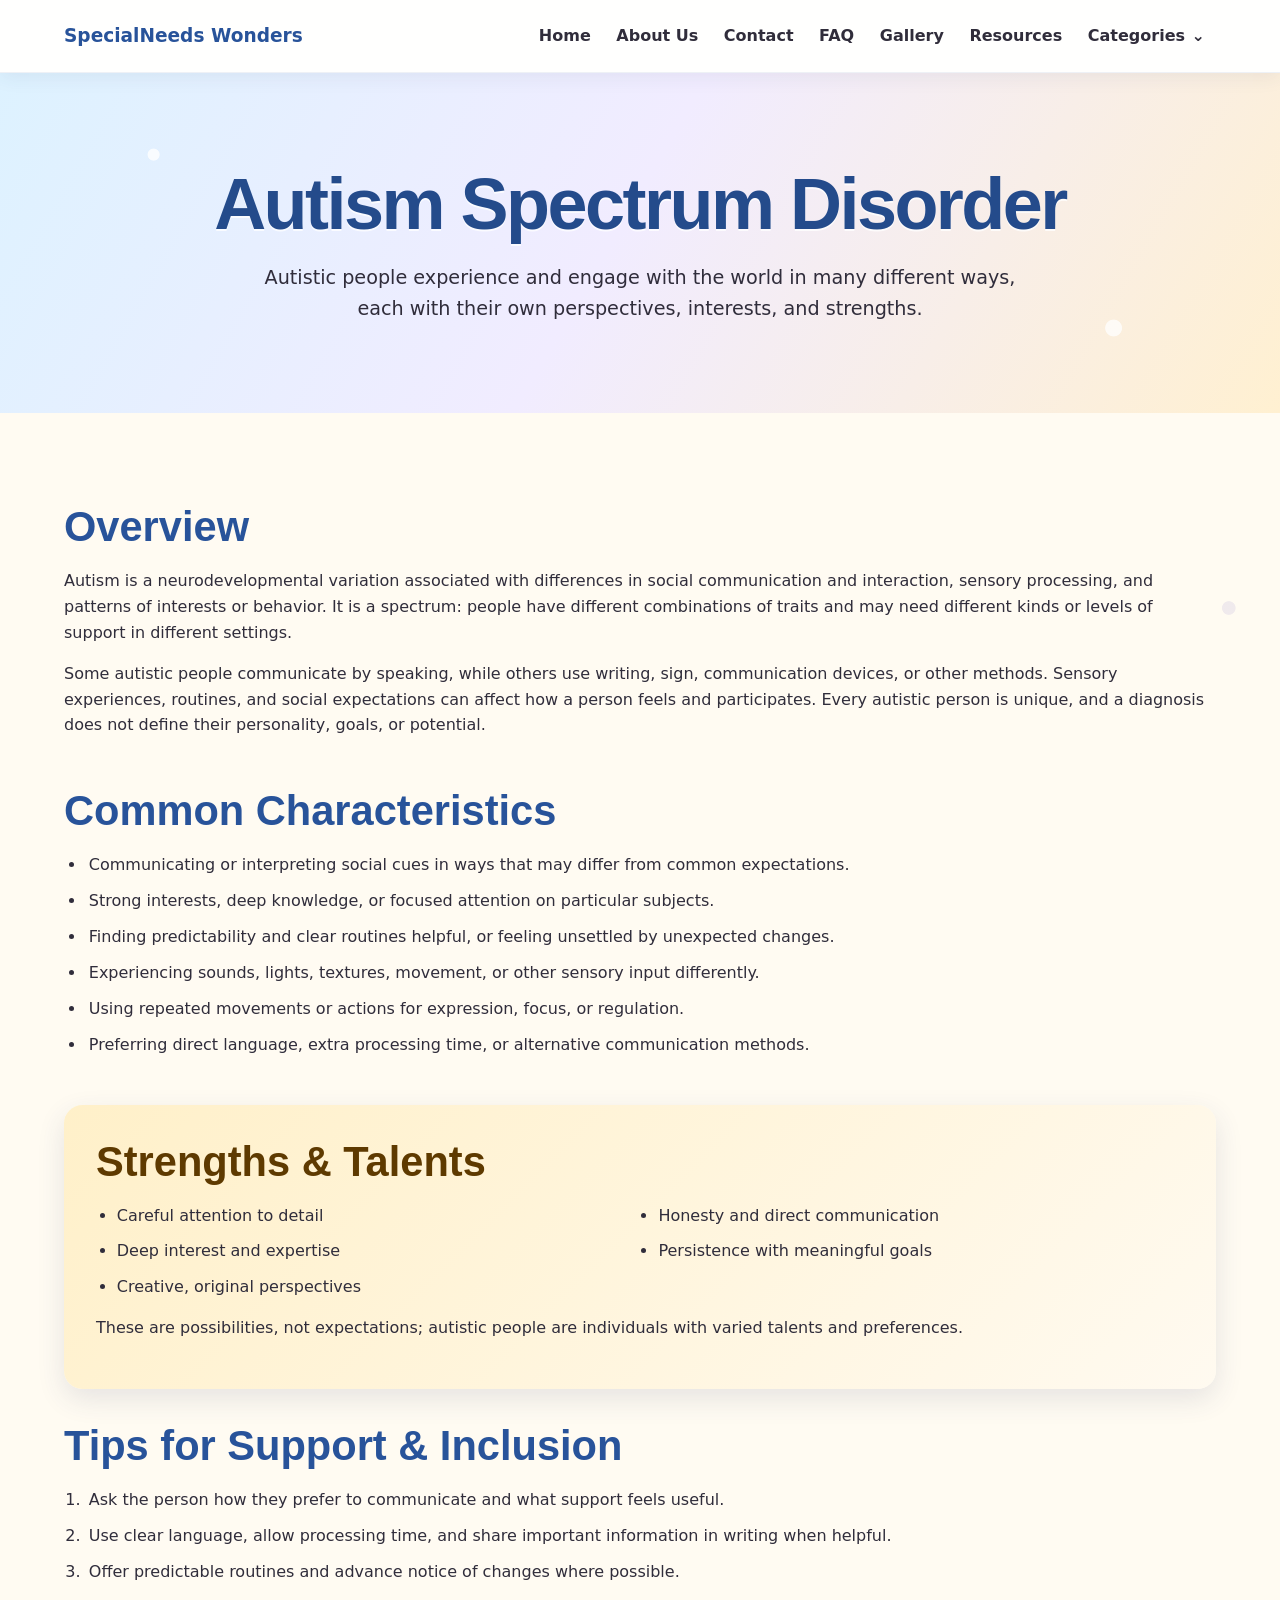
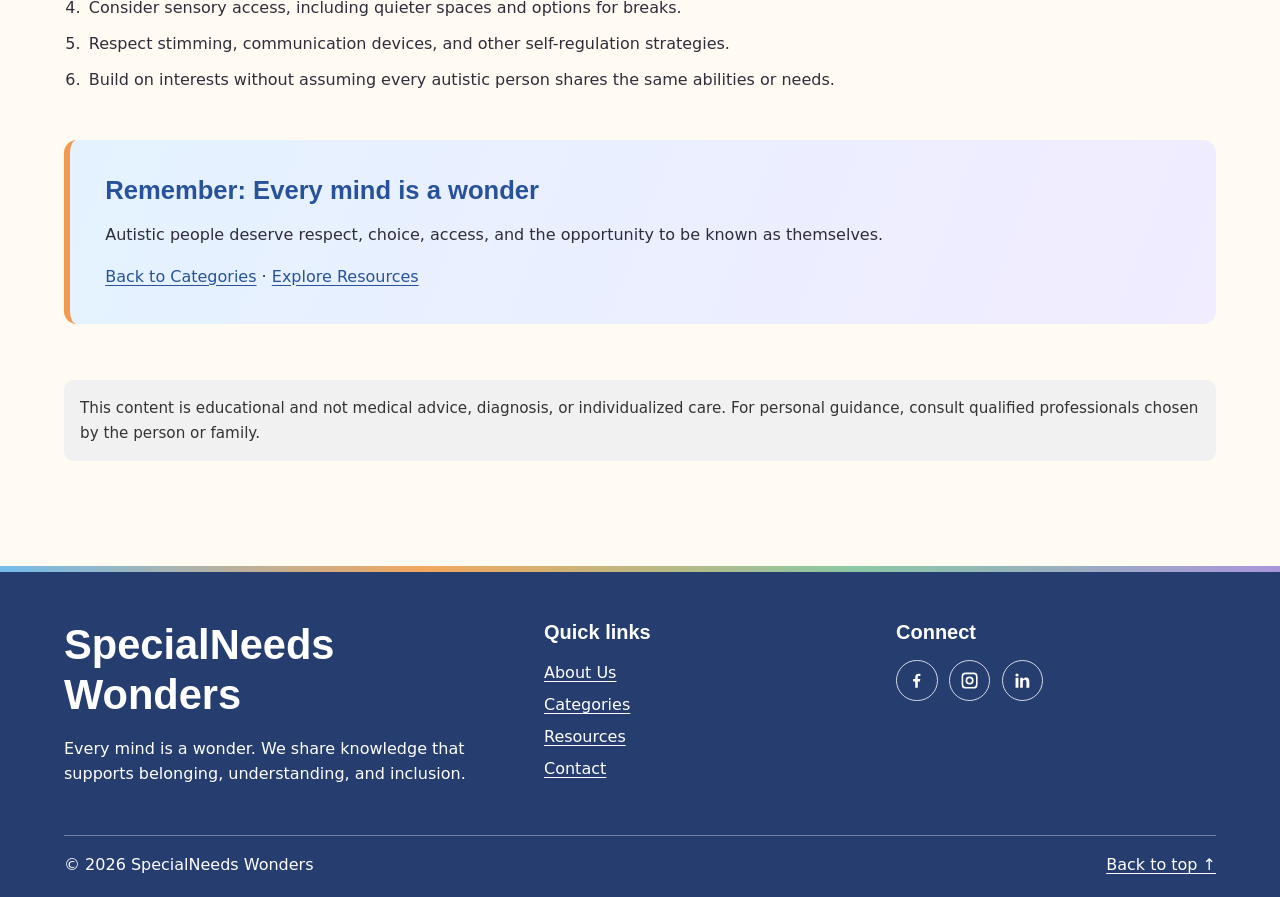
<file: Website/categories/autism.html>
<!doctype html>
<html lang="en">
<head>
  <meta charset="utf-8"><meta name="viewport" content="width=device-width, initial-scale=1">
  <meta name="description" content="An introductory, respectful guide to autism, strengths, and inclusive support.">
  <title>Autism Spectrum Disorder | SpecialNeeds Wonders</title>
  <link rel="stylesheet" href="../css/style.css"><link rel="stylesheet" href="../css/pages.css"><script src="../js/main.js" defer></script>
</head>
<body>
  <a href="#main" class="skip-link">Skip to main content</a>
  <header class="site-header"><div class="nav-shell">
    <a class="brand" href="../index.html">SpecialNeeds Wonders</a><button class="menu-toggle" type="button" aria-expanded="false" aria-controls="primary-navigation" aria-label="Open navigation menu"><span></span><span></span><span></span></button>
    <nav class="primary-nav" id="primary-navigation" aria-label="Main navigation"><ul>
      <li><a href="../index.html">Home</a></li><li><a href="../about.html">About Us</a></li><li><a href="../contact.html">Contact</a></li><li><a href="../faq.html">FAQ</a></li><li><a href="../gallery.html">Gallery</a></li><li><a href="../resources.html">Resources</a></li>
      <li><details class="nav-dropdown"><summary>Categories</summary><ul class="dropdown-menu"><li><a href="index.html">All Categories</a></li><li><a href="autism.html">Autism Spectrum Disorder</a></li><li><a href="down-syndrome.html">Down Syndrome</a></li><li><a href="adhd.html">ADHD</a></li><li><a href="physical-disabilities.html">Physical Disabilities</a></li><li><a href="learning-disabilities.html">Learning Disabilities</a></li><li><a href="dyslexia.html">Dyslexia</a></li><li><a href="hydrocephalus.html">Hydrocephalus</a></li></ul></details></li>
    </ul></nav>
  </div></header>
  <main id="main">
    <section class="hero-category" aria-labelledby="page-title"><div class="container"><h1 id="page-title">Autism Spectrum Disorder</h1><p>Autistic people experience and engage with the world in many different ways, each with their own perspectives, interests, and strengths.</p></div></section>
    <section class="section container category-content">
      <section aria-labelledby="overview-title"><h2 id="overview-title">Overview</h2><p>Autism is a neurodevelopmental variation associated with differences in social communication and interaction, sensory processing, and patterns of interests or behavior. It is a spectrum: people have different combinations of traits and may need different kinds or levels of support in different settings.</p><p>Some autistic people communicate by speaking, while others use writing, sign, communication devices, or other methods. Sensory experiences, routines, and social expectations can affect how a person feels and participates. Every autistic person is unique, and a diagnosis does not define their personality, goals, or potential.</p></section>
      <section aria-labelledby="characteristics-title"><h2 id="characteristics-title">Common Characteristics</h2><ul class="content-list"><li>Communicating or interpreting social cues in ways that may differ from common expectations.</li><li>Strong interests, deep knowledge, or focused attention on particular subjects.</li><li>Finding predictability and clear routines helpful, or feeling unsettled by unexpected changes.</li><li>Experiencing sounds, lights, textures, movement, or other sensory input differently.</li><li>Using repeated movements or actions for expression, focus, or regulation.</li><li>Preferring direct language, extra processing time, or alternative communication methods.</li></ul></section>
      <section class="strengths-panel" aria-labelledby="strengths-title"><h2 id="strengths-title">Strengths &amp; Talents</h2><ul><li>Careful attention to detail</li><li>Deep interest and expertise</li><li>Creative, original perspectives</li><li>Honesty and direct communication</li><li>Persistence with meaningful goals</li></ul><p>These are possibilities, not expectations; autistic people are individuals with varied talents and preferences.</p></section>
      <section aria-labelledby="support-title"><h2 id="support-title">Tips for Support &amp; Inclusion</h2><ol class="content-list"><li>Ask the person how they prefer to communicate and what support feels useful.</li><li>Use clear language, allow processing time, and share important information in writing when helpful.</li><li>Offer predictable routines and advance notice of changes where possible.</li><li>Consider sensory access, including quieter spaces and options for breaks.</li><li>Respect stimming, communication devices, and other self-regulation strategies.</li><li>Build on interests without assuming every autistic person shares the same abilities or needs.</li></ol></section>
      <aside class="callout"><h2>Remember: Every mind is a wonder</h2><p>Autistic people deserve respect, choice, access, and the opportunity to be known as themselves.</p><a href="index.html">Back to Categories</a> · <a href="../resources.html">Explore Resources</a></aside>
      <p class="disclaimer">This content is educational and not medical advice, diagnosis, or individualized care. For personal guidance, consult qualified professionals chosen by the person or family.</p>
    </section>
  </main>
  <footer class="site-footer"><div class="container"><div class="footer-grid"><div><h2>SpecialNeeds Wonders</h2><p>Every mind is a wonder. We share knowledge that supports belonging, understanding, and inclusion.</p></div><div><h3>Quick links</h3><ul class="footer-links"><li><a href="../about.html">About Us</a></li><li><a href="index.html">Categories</a></li><li><a href="../resources.html">Resources</a></li><li><a href="../contact.html">Contact</a></li></ul></div><div><h3>Connect</h3><ul class="social-links"><li><a href="#" aria-label="Placeholder Facebook page"><svg viewBox="0 0 24 24" aria-hidden="true"><path d="M13.5 21v-8h2.7l.4-3.1h-3.1v-2c0-.9.3-1.5 1.6-1.5h1.7V3.6c-.3 0-1.3-.1-2.4-.1-2.4 0-4.1 1.5-4.1 4.2v2.3H7.6v3.1h2.7v8h3.2z"/></svg></a></li><li><a href="#" aria-label="Placeholder Instagram page"><svg viewBox="0 0 24 24" aria-hidden="true"><path d="M7 2h10a5 5 0 0 1 5 5v10a5 5 0 0 1-5 5H7a5 5 0 0 1-5-5V7a5 5 0 0 1 5-5zm0 2a3 3 0 0 0-3 3v10a3 3 0 0 0 3 3h10a3 3 0 0 0 3-3V7a3 3 0 0 0-3-3H7zm5 3a5 5 0 1 1 0 10 5 5 0 0 1 0-10zm0 2a3 3 0 1 0 0 6 3 3 0 0 0 0-6z"/></svg></a></li><li><a href="#" aria-label="Placeholder LinkedIn page"><svg viewBox="0 0 24 24" aria-hidden="true"><path d="M5 3a2 2 0 1 1 0 4 2 2 0 0 1 0-4zM3.2 8.5h3.6V21H3.2zM9 8.5h3.4v1.7h.1A3.8 3.8 0 0 1 16 8.2c3.7 0 4.4 2.4 4.4 5.5V21h-3.6v-6.5c0-1.5 0-3.4-2.1-3.4s-2.4 1.6-2.4 3.3V21H9z"/></svg></a></li></ul></div></div><div class="footer-bottom"><span>© <span id="current-year"></span> SpecialNeeds Wonders</span><a href="#main">Back to top ↑</a></div></div></footer>
</body>
</html>
</file>
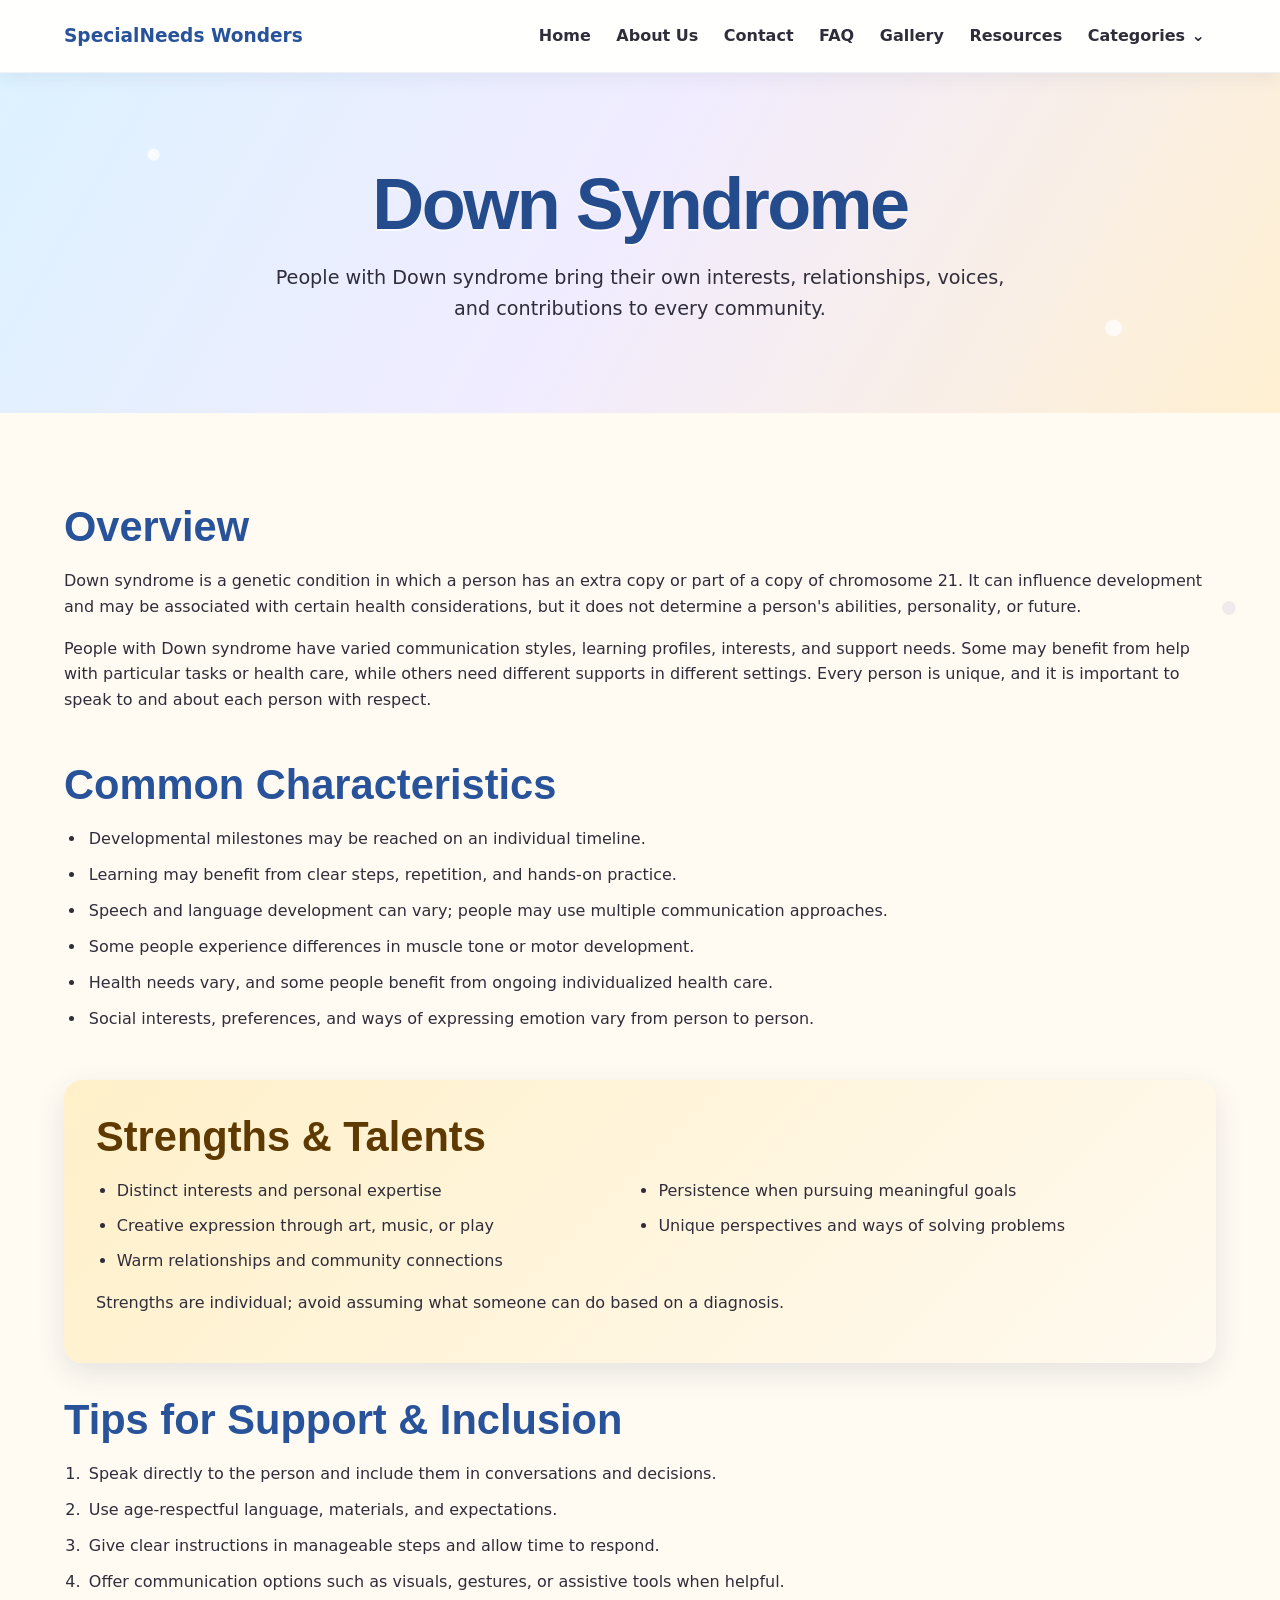
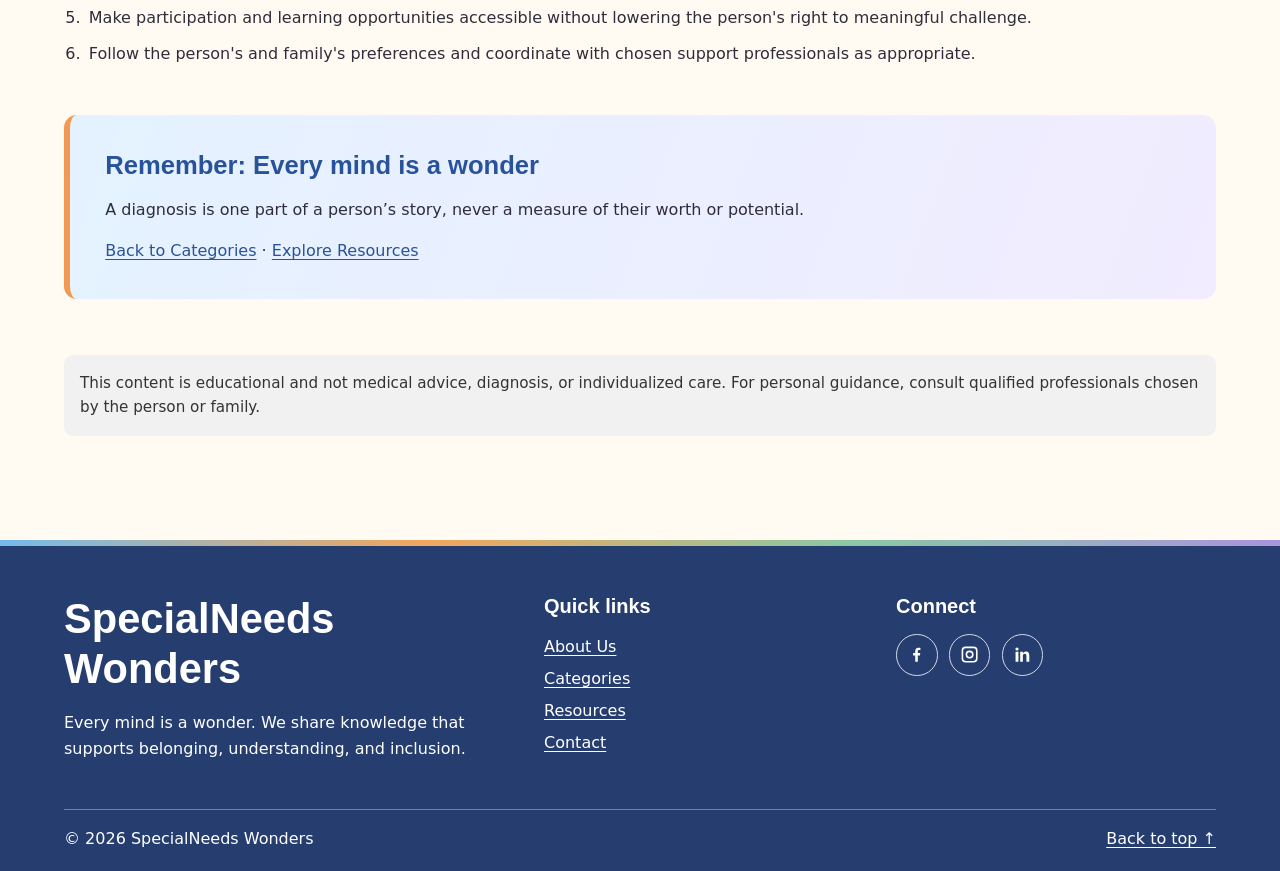
<file: Website/categories/down-syndrome.html>
<!doctype html>
<html lang="en">
<head>
  <meta charset="utf-8"><meta name="viewport" content="width=device-width, initial-scale=1">
  <meta name="description" content="An introductory guide to Down syndrome, individual strengths, and inclusive support.">
  <title>Down Syndrome | SpecialNeeds Wonders</title>
  <link rel="stylesheet" href="../css/style.css"><link rel="stylesheet" href="../css/pages.css"><script src="../js/main.js" defer></script>
</head>
<body>
  <a href="#main" class="skip-link">Skip to main content</a>
  <header class="site-header"><div class="nav-shell">
    <a class="brand" href="../index.html">SpecialNeeds Wonders</a><button class="menu-toggle" type="button" aria-expanded="false" aria-controls="primary-navigation" aria-label="Open navigation menu"><span></span><span></span><span></span></button>
    <nav class="primary-nav" id="primary-navigation" aria-label="Main navigation"><ul>
      <li><a href="../index.html">Home</a></li><li><a href="../about.html">About Us</a></li><li><a href="../contact.html">Contact</a></li><li><a href="../faq.html">FAQ</a></li><li><a href="../gallery.html">Gallery</a></li><li><a href="../resources.html">Resources</a></li>
      <li><details class="nav-dropdown"><summary>Categories</summary><ul class="dropdown-menu"><li><a href="index.html">All Categories</a></li><li><a href="autism.html">Autism Spectrum Disorder</a></li><li><a href="down-syndrome.html">Down Syndrome</a></li><li><a href="adhd.html">ADHD</a></li><li><a href="physical-disabilities.html">Physical Disabilities</a></li><li><a href="learning-disabilities.html">Learning Disabilities</a></li><li><a href="dyslexia.html">Dyslexia</a></li><li><a href="hydrocephalus.html">Hydrocephalus</a></li></ul></details></li>
    </ul></nav>
  </div></header>
  <main id="main">
    <section class="hero-category" aria-labelledby="page-title"><div class="container"><h1 id="page-title">Down Syndrome</h1><p>People with Down syndrome bring their own interests, relationships, voices, and contributions to every community.</p></div></section>
    <section class="section container category-content">
      <section aria-labelledby="overview-title"><h2 id="overview-title">Overview</h2><p>Down syndrome is a genetic condition in which a person has an extra copy or part of a copy of chromosome 21. It can influence development and may be associated with certain health considerations, but it does not determine a person's abilities, personality, or future.</p><p>People with Down syndrome have varied communication styles, learning profiles, interests, and support needs. Some may benefit from help with particular tasks or health care, while others need different supports in different settings. Every person is unique, and it is important to speak to and about each person with respect.</p></section>
      <section aria-labelledby="characteristics-title"><h2 id="characteristics-title">Common Characteristics</h2><ul class="content-list"><li>Developmental milestones may be reached on an individual timeline.</li><li>Learning may benefit from clear steps, repetition, and hands-on practice.</li><li>Speech and language development can vary; people may use multiple communication approaches.</li><li>Some people experience differences in muscle tone or motor development.</li><li>Health needs vary, and some people benefit from ongoing individualized health care.</li><li>Social interests, preferences, and ways of expressing emotion vary from person to person.</li></ul></section>
      <section class="strengths-panel" aria-labelledby="strengths-title"><h2 id="strengths-title">Strengths &amp; Talents</h2><ul><li>Distinct interests and personal expertise</li><li>Creative expression through art, music, or play</li><li>Warm relationships and community connections</li><li>Persistence when pursuing meaningful goals</li><li>Unique perspectives and ways of solving problems</li></ul><p>Strengths are individual; avoid assuming what someone can do based on a diagnosis.</p></section>
      <section aria-labelledby="support-title"><h2 id="support-title">Tips for Support &amp; Inclusion</h2><ol class="content-list"><li>Speak directly to the person and include them in conversations and decisions.</li><li>Use age-respectful language, materials, and expectations.</li><li>Give clear instructions in manageable steps and allow time to respond.</li><li>Offer communication options such as visuals, gestures, or assistive tools when helpful.</li><li>Make participation and learning opportunities accessible without lowering the person's right to meaningful challenge.</li><li>Follow the person's and family's preferences and coordinate with chosen support professionals as appropriate.</li></ol></section>
      <aside class="callout"><h2>Remember: Every mind is a wonder</h2><p>A diagnosis is one part of a person’s story, never a measure of their worth or potential.</p><a href="index.html">Back to Categories</a> · <a href="../resources.html">Explore Resources</a></aside>
      <p class="disclaimer">This content is educational and not medical advice, diagnosis, or individualized care. For personal guidance, consult qualified professionals chosen by the person or family.</p>
    </section>
  </main>
  <footer class="site-footer"><div class="container"><div class="footer-grid"><div><h2>SpecialNeeds Wonders</h2><p>Every mind is a wonder. We share knowledge that supports belonging, understanding, and inclusion.</p></div><div><h3>Quick links</h3><ul class="footer-links"><li><a href="../about.html">About Us</a></li><li><a href="index.html">Categories</a></li><li><a href="../resources.html">Resources</a></li><li><a href="../contact.html">Contact</a></li></ul></div><div><h3>Connect</h3><ul class="social-links"><li><a href="#" aria-label="Placeholder Facebook page"><svg viewBox="0 0 24 24" aria-hidden="true"><path d="M13.5 21v-8h2.7l.4-3.1h-3.1v-2c0-.9.3-1.5 1.6-1.5h1.7V3.6c-.3 0-1.3-.1-2.4-.1-2.4 0-4.1 1.5-4.1 4.2v2.3H7.6v3.1h2.7v8h3.2z"/></svg></a></li><li><a href="#" aria-label="Placeholder Instagram page"><svg viewBox="0 0 24 24" aria-hidden="true"><path d="M7 2h10a5 5 0 0 1 5 5v10a5 5 0 0 1-5 5H7a5 5 0 0 1-5-5V7a5 5 0 0 1 5-5zm0 2a3 3 0 0 0-3 3v10a3 3 0 0 0 3 3h10a3 3 0 0 0 3-3V7a3 3 0 0 0-3-3H7zm5 3a5 5 0 1 1 0 10 5 5 0 0 1 0-10zm0 2a3 3 0 1 0 0 6 3 3 0 0 0 0-6z"/></svg></a></li><li><a href="#" aria-label="Placeholder LinkedIn page"><svg viewBox="0 0 24 24" aria-hidden="true"><path d="M5 3a2 2 0 1 1 0 4 2 2 0 0 1 0-4zM3.2 8.5h3.6V21H3.2zM9 8.5h3.4v1.7h.1A3.8 3.8 0 0 1 16 8.2c3.7 0 4.4 2.4 4.4 5.5V21h-3.6v-6.5c0-1.5 0-3.4-2.1-3.4s-2.4 1.6-2.4 3.3V21H9z"/></svg></a></li></ul></div></div><div class="footer-bottom"><span>© <span id="current-year"></span> SpecialNeeds Wonders</span><a href="#main">Back to top ↑</a></div></div></footer>
</body>
</html>
</file>
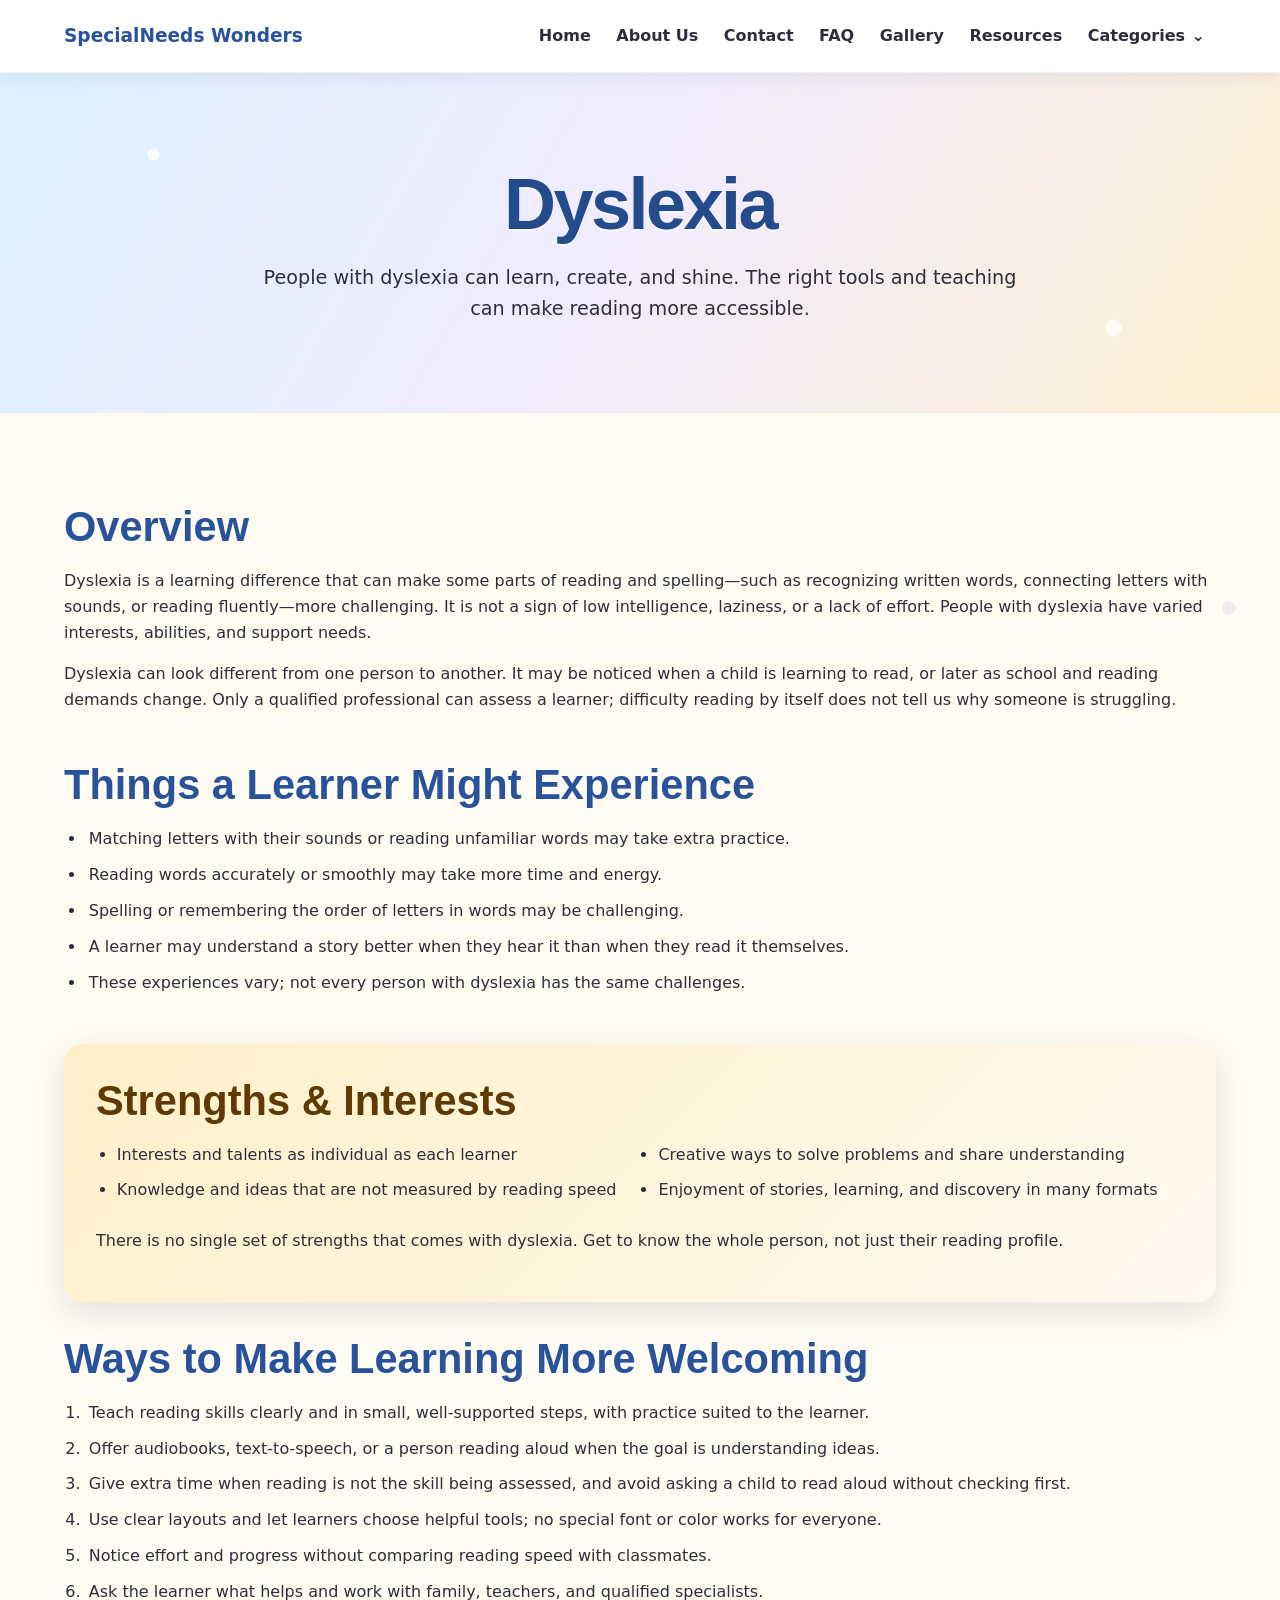
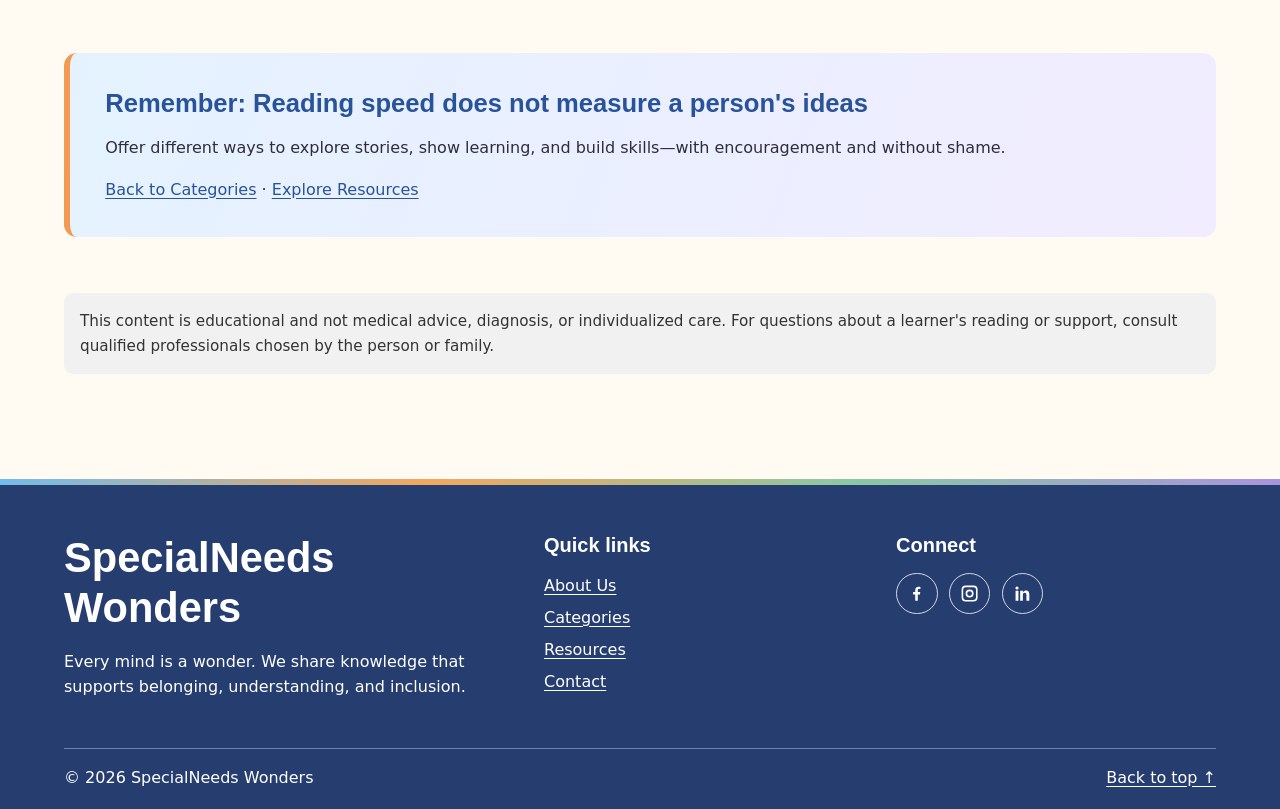
<file: Website/categories/dyslexia.html>
<!doctype html>
<html lang="en">
<head>
  <meta charset="utf-8"><meta name="viewport" content="width=device-width, initial-scale=1">
  <meta name="description" content="A welcoming introduction to dyslexia, reading differences, and supportive learning.">
  <title>Dyslexia | SpecialNeeds Wonders</title>
  <link rel="stylesheet" href="../css/style.css"><link rel="stylesheet" href="../css/pages.css"><script src="../js/main.js" defer></script>
</head>
<body>
  <a href="#main" class="skip-link">Skip to main content</a>
  <header class="site-header"><div class="nav-shell">
    <a class="brand" href="../index.html">SpecialNeeds Wonders</a><button class="menu-toggle" type="button" aria-expanded="false" aria-controls="primary-navigation" aria-label="Open navigation menu"><span></span><span></span><span></span></button>
    <nav class="primary-nav" id="primary-navigation" aria-label="Main navigation"><ul>
      <li><a href="../index.html">Home</a></li><li><a href="../about.html">About Us</a></li><li><a href="../contact.html">Contact</a></li><li><a href="../faq.html">FAQ</a></li><li><a href="../gallery.html">Gallery</a></li><li><a href="../resources.html">Resources</a></li>
      <li><details class="nav-dropdown"><summary>Categories</summary><ul class="dropdown-menu"><li><a href="index.html">All Categories</a></li><li><a href="autism.html">Autism Spectrum Disorder</a></li><li><a href="down-syndrome.html">Down Syndrome</a></li><li><a href="adhd.html">ADHD</a></li><li><a href="physical-disabilities.html">Physical Disabilities</a></li><li><a href="learning-disabilities.html">Learning Disabilities</a></li><li><a href="dyslexia.html">Dyslexia</a></li><li><a href="hydrocephalus.html">Hydrocephalus</a></li></ul></details></li>
    </ul></nav>
  </div></header>
  <main id="main">
    <section class="hero-category" aria-labelledby="page-title"><div class="container"><h1 id="page-title">Dyslexia</h1><p>People with dyslexia can learn, create, and shine. The right tools and teaching can make reading more accessible.</p></div></section>
    <section class="section container category-content">
      <section aria-labelledby="overview-title"><h2 id="overview-title">Overview</h2><p>Dyslexia is a learning difference that can make some parts of reading and spelling—such as recognizing written words, connecting letters with sounds, or reading fluently—more challenging. It is not a sign of low intelligence, laziness, or a lack of effort. People with dyslexia have varied interests, abilities, and support needs.</p><p>Dyslexia can look different from one person to another. It may be noticed when a child is learning to read, or later as school and reading demands change. Only a qualified professional can assess a learner; difficulty reading by itself does not tell us why someone is struggling.</p></section>
      <section aria-labelledby="characteristics-title"><h2 id="characteristics-title">Things a Learner Might Experience</h2><ul class="content-list"><li>Matching letters with their sounds or reading unfamiliar words may take extra practice.</li><li>Reading words accurately or smoothly may take more time and energy.</li><li>Spelling or remembering the order of letters in words may be challenging.</li><li>A learner may understand a story better when they hear it than when they read it themselves.</li><li>These experiences vary; not every person with dyslexia has the same challenges.</li></ul></section>
      <section class="strengths-panel" aria-labelledby="strengths-title"><h2 id="strengths-title">Strengths &amp; Interests</h2><ul><li>Interests and talents as individual as each learner</li><li>Knowledge and ideas that are not measured by reading speed</li><li>Creative ways to solve problems and share understanding</li><li>Enjoyment of stories, learning, and discovery in many formats</li></ul><p>There is no single set of strengths that comes with dyslexia. Get to know the whole person, not just their reading profile.</p></section>
      <section aria-labelledby="support-title"><h2 id="support-title">Ways to Make Learning More Welcoming</h2><ol class="content-list"><li>Teach reading skills clearly and in small, well-supported steps, with practice suited to the learner.</li><li>Offer audiobooks, text-to-speech, or a person reading aloud when the goal is understanding ideas.</li><li>Give extra time when reading is not the skill being assessed, and avoid asking a child to read aloud without checking first.</li><li>Use clear layouts and let learners choose helpful tools; no special font or color works for everyone.</li><li>Notice effort and progress without comparing reading speed with classmates.</li><li>Ask the learner what helps and work with family, teachers, and qualified specialists.</li></ol></section>
      <aside class="callout"><h2>Remember: Reading speed does not measure a person's ideas</h2><p>Offer different ways to explore stories, show learning, and build skills—with encouragement and without shame.</p><a href="index.html">Back to Categories</a> · <a href="../resources.html">Explore Resources</a></aside>
      <p class="disclaimer">This content is educational and not medical advice, diagnosis, or individualized care. For questions about a learner's reading or support, consult qualified professionals chosen by the person or family.</p>
    </section>
  </main>
  <footer class="site-footer"><div class="container"><div class="footer-grid"><div><h2>SpecialNeeds Wonders</h2><p>Every mind is a wonder. We share knowledge that supports belonging, understanding, and inclusion.</p></div><div><h3>Quick links</h3><ul class="footer-links"><li><a href="../about.html">About Us</a></li><li><a href="index.html">Categories</a></li><li><a href="../resources.html">Resources</a></li><li><a href="../contact.html">Contact</a></li></ul></div><div><h3>Connect</h3><ul class="social-links"><li><a href="#" aria-label="Placeholder Facebook page"><svg viewBox="0 0 24 24" aria-hidden="true"><path d="M13.5 21v-8h2.7l.4-3.1h-3.1v-2c0-.9.3-1.5 1.6-1.5h1.7V3.6c-.3 0-1.3-.1-2.4-.1-2.4 0-4.1 1.5-4.1 4.2v2.3H7.6v3.1h2.7v8h3.2z"/></svg></a></li><li><a href="#" aria-label="Placeholder Instagram page"><svg viewBox="0 0 24 24" aria-hidden="true"><path d="M7 2h10a5 5 0 0 1 5 5v10a5 5 0 0 1-5 5H7a5 5 0 0 1-5-5V7a5 5 0 0 1 5-5zm0 2a3 3 0 0 0-3 3v10a3 3 0 0 0 3 3h10a3 3 0 0 0 3-3V7a3 3 0 0 0-3-3H7zm5 3a5 5 0 1 1 0 10 5 5 0 0 1 0-10zm0 2a3 3 0 1 0 0 6 3 3 0 0 0 0-6z"/></svg></a></li><li><a href="#" aria-label="Placeholder LinkedIn page"><svg viewBox="0 0 24 24" aria-hidden="true"><path d="M5 3a2 2 0 1 1 0 4 2 2 0 0 1 0-4zM3.2 8.5h3.6V21H3.2zM9 8.5h3.4v1.7h.1A3.8 3.8 0 0 1 16 8.2c3.7 0 4.4 2.4 4.4 5.5V21h-3.6v-6.5c0-1.5 0-3.4-2.1-3.4s-2.4 1.6-2.4 3.3V21H9z"/></svg></a></li></ul></div></div><div class="footer-bottom"><span>© <span id="current-year"></span> SpecialNeeds Wonders</span><a href="#main">Back to top ↑</a></div></div></footer>
</body>
</html>
</file>
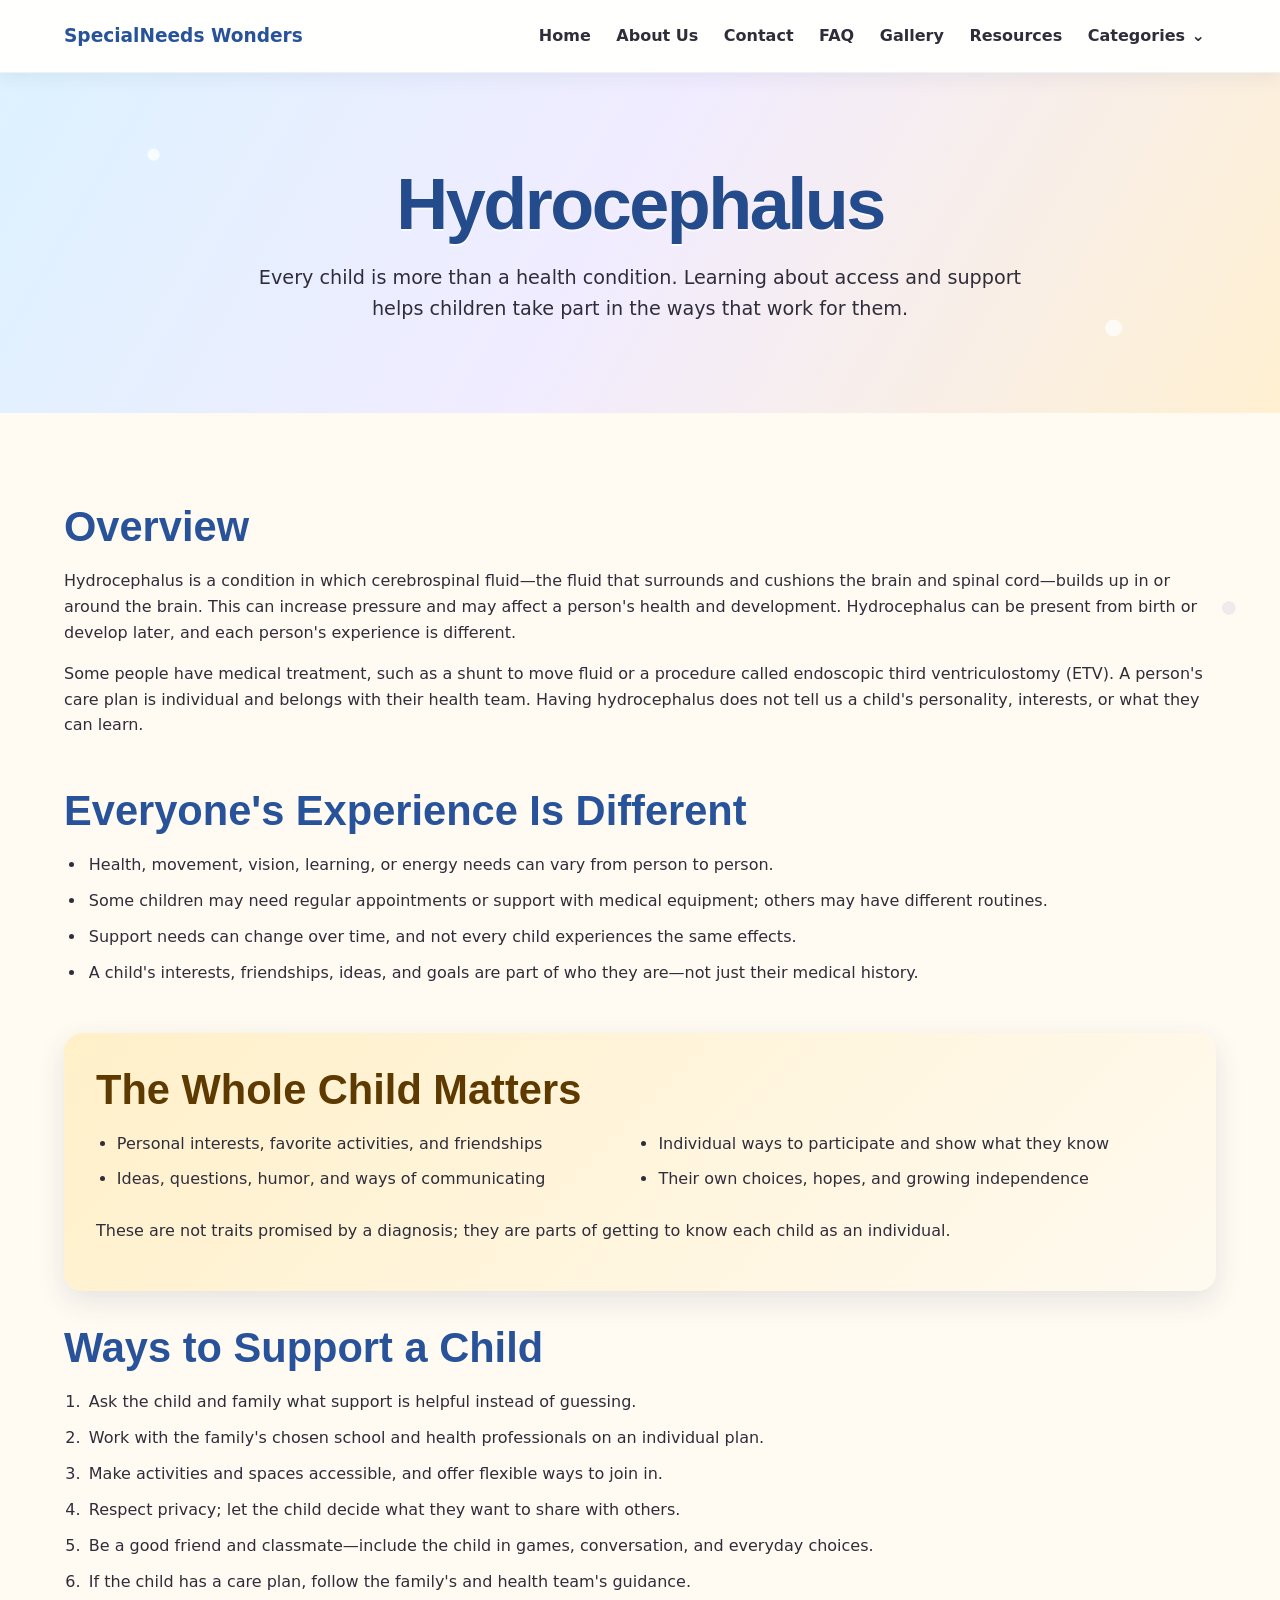
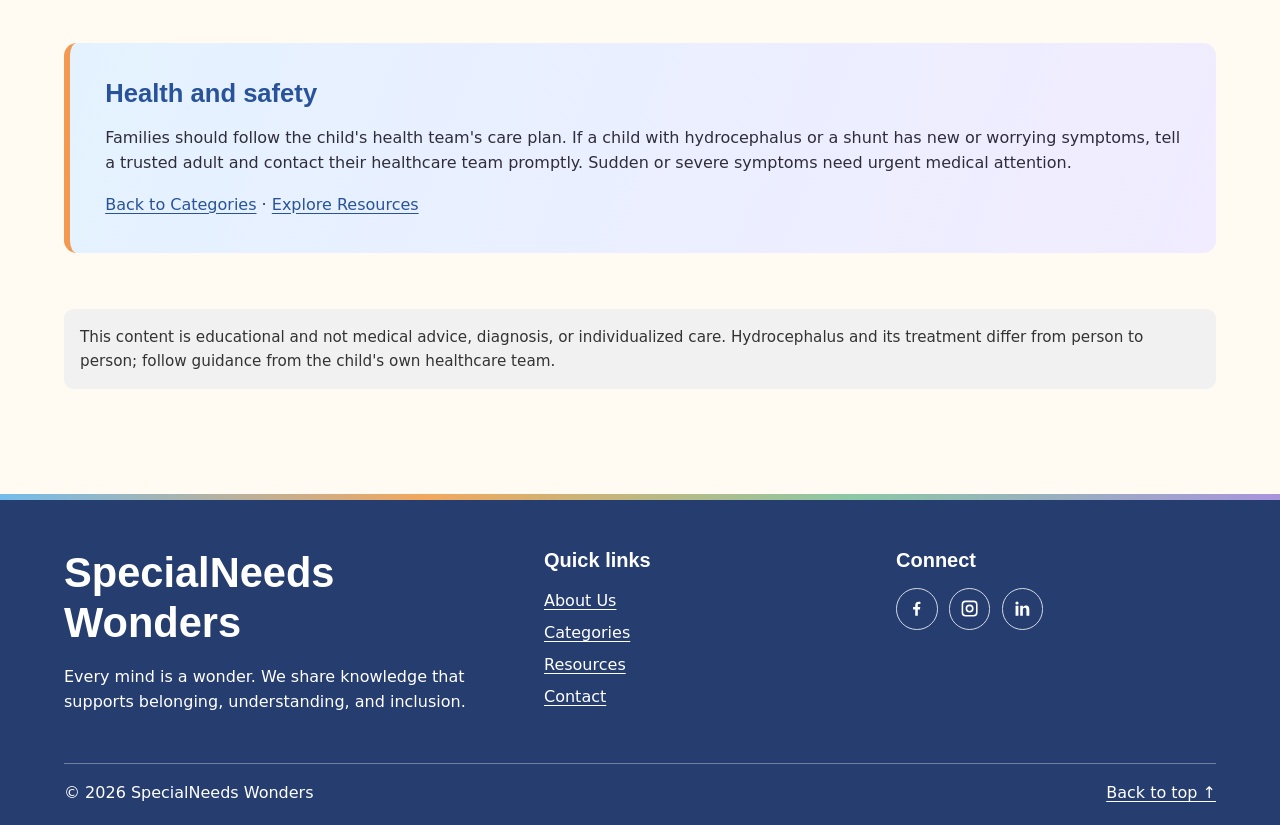
<file: Website/categories/hydrocephalus.html>
<!doctype html>
<html lang="en">
<head>
  <meta charset="utf-8"><meta name="viewport" content="width=device-width, initial-scale=1">
  <meta name="description" content="A friendly introduction to hydrocephalus, individual experiences, and inclusive support.">
  <title>Hydrocephalus | SpecialNeeds Wonders</title>
  <link rel="stylesheet" href="../css/style.css"><link rel="stylesheet" href="../css/pages.css"><script src="../js/main.js" defer></script>
</head>
<body>
  <a href="#main" class="skip-link">Skip to main content</a>
  <header class="site-header"><div class="nav-shell">
    <a class="brand" href="../index.html">SpecialNeeds Wonders</a><button class="menu-toggle" type="button" aria-expanded="false" aria-controls="primary-navigation" aria-label="Open navigation menu"><span></span><span></span><span></span></button>
    <nav class="primary-nav" id="primary-navigation" aria-label="Main navigation"><ul>
      <li><a href="../index.html">Home</a></li><li><a href="../about.html">About Us</a></li><li><a href="../contact.html">Contact</a></li><li><a href="../faq.html">FAQ</a></li><li><a href="../gallery.html">Gallery</a></li><li><a href="../resources.html">Resources</a></li>
      <li><details class="nav-dropdown"><summary>Categories</summary><ul class="dropdown-menu"><li><a href="index.html">All Categories</a></li><li><a href="autism.html">Autism Spectrum Disorder</a></li><li><a href="down-syndrome.html">Down Syndrome</a></li><li><a href="adhd.html">ADHD</a></li><li><a href="physical-disabilities.html">Physical Disabilities</a></li><li><a href="learning-disabilities.html">Learning Disabilities</a></li><li><a href="dyslexia.html">Dyslexia</a></li><li><a href="hydrocephalus.html">Hydrocephalus</a></li></ul></details></li>
    </ul></nav>
  </div></header>
  <main id="main">
    <section class="hero-category" aria-labelledby="page-title"><div class="container"><h1 id="page-title">Hydrocephalus</h1><p>Every child is more than a health condition. Learning about access and support helps children take part in the ways that work for them.</p></div></section>
    <section class="section container category-content">
      <section aria-labelledby="overview-title"><h2 id="overview-title">Overview</h2><p>Hydrocephalus is a condition in which cerebrospinal fluid—the fluid that surrounds and cushions the brain and spinal cord—builds up in or around the brain. This can increase pressure and may affect a person's health and development. Hydrocephalus can be present from birth or develop later, and each person's experience is different.</p><p>Some people have medical treatment, such as a shunt to move fluid or a procedure called endoscopic third ventriculostomy (ETV). A person's care plan is individual and belongs with their health team. Having hydrocephalus does not tell us a child's personality, interests, or what they can learn.</p></section>
      <section aria-labelledby="characteristics-title"><h2 id="characteristics-title">Everyone's Experience Is Different</h2><ul class="content-list"><li>Health, movement, vision, learning, or energy needs can vary from person to person.</li><li>Some children may need regular appointments or support with medical equipment; others may have different routines.</li><li>Support needs can change over time, and not every child experiences the same effects.</li><li>A child's interests, friendships, ideas, and goals are part of who they are—not just their medical history.</li></ul></section>
      <section class="strengths-panel" aria-labelledby="strengths-title"><h2 id="strengths-title">The Whole Child Matters</h2><ul><li>Personal interests, favorite activities, and friendships</li><li>Ideas, questions, humor, and ways of communicating</li><li>Individual ways to participate and show what they know</li><li>Their own choices, hopes, and growing independence</li></ul><p>These are not traits promised by a diagnosis; they are parts of getting to know each child as an individual.</p></section>
      <section aria-labelledby="support-title"><h2 id="support-title">Ways to Support a Child</h2><ol class="content-list"><li>Ask the child and family what support is helpful instead of guessing.</li><li>Work with the family's chosen school and health professionals on an individual plan.</li><li>Make activities and spaces accessible, and offer flexible ways to join in.</li><li>Respect privacy; let the child decide what they want to share with others.</li><li>Be a good friend and classmate—include the child in games, conversation, and everyday choices.</li><li>If the child has a care plan, follow the family's and health team's guidance.</li></ol></section>
      <aside class="callout"><h2>Health and safety</h2><p>Families should follow the child's health team's care plan. If a child with hydrocephalus or a shunt has new or worrying symptoms, tell a trusted adult and contact their healthcare team promptly. Sudden or severe symptoms need urgent medical attention.</p><a href="index.html">Back to Categories</a> · <a href="../resources.html">Explore Resources</a></aside>
      <p class="disclaimer">This content is educational and not medical advice, diagnosis, or individualized care. Hydrocephalus and its treatment differ from person to person; follow guidance from the child's own healthcare team.</p>
    </section>
  </main>
  <footer class="site-footer"><div class="container"><div class="footer-grid"><div><h2>SpecialNeeds Wonders</h2><p>Every mind is a wonder. We share knowledge that supports belonging, understanding, and inclusion.</p></div><div><h3>Quick links</h3><ul class="footer-links"><li><a href="../about.html">About Us</a></li><li><a href="index.html">Categories</a></li><li><a href="../resources.html">Resources</a></li><li><a href="../contact.html">Contact</a></li></ul></div><div><h3>Connect</h3><ul class="social-links"><li><a href="#" aria-label="Placeholder Facebook page"><svg viewBox="0 0 24 24" aria-hidden="true"><path d="M13.5 21v-8h2.7l.4-3.1h-3.1v-2c0-.9.3-1.5 1.6-1.5h1.7V3.6c-.3 0-1.3-.1-2.4-.1-2.4 0-4.1 1.5-4.1 4.2v2.3H7.6v3.1h2.7v8h3.2z"/></svg></a></li><li><a href="#" aria-label="Placeholder Instagram page"><svg viewBox="0 0 24 24" aria-hidden="true"><path d="M7 2h10a5 5 0 0 1 5 5v10a5 5 0 0 1-5 5H7a5 5 0 0 1-5-5V7a5 5 0 0 1 5-5zm0 2a3 3 0 0 0-3 3v10a3 3 0 0 0 3 3h10a3 3 0 0 0 3-3V7a3 3 0 0 0-3-3H7zm5 3a5 5 0 1 1 0 10 5 5 0 0 1 0-10zm0 2a3 3 0 1 0 0 6 3 3 0 0 0 0-6z"/></svg></a></li><li><a href="#" aria-label="Placeholder LinkedIn page"><svg viewBox="0 0 24 24" aria-hidden="true"><path d="M5 3a2 2 0 1 1 0 4 2 2 0 0 1 0-4zM3.2 8.5h3.6V21H3.2zM9 8.5h3.4v1.7h.1A3.8 3.8 0 0 1 16 8.2c3.7 0 4.4 2.4 4.4 5.5V21h-3.6v-6.5c0-1.5 0-3.4-2.1-3.4s-2.4 1.6-2.4 3.3V21H9z"/></svg></a></li></ul></div></div><div class="footer-bottom"><span>© <span id="current-year"></span> SpecialNeeds Wonders</span><a href="#main">Back to top ↑</a></div></div></footer>
</body>
</html>
</file>
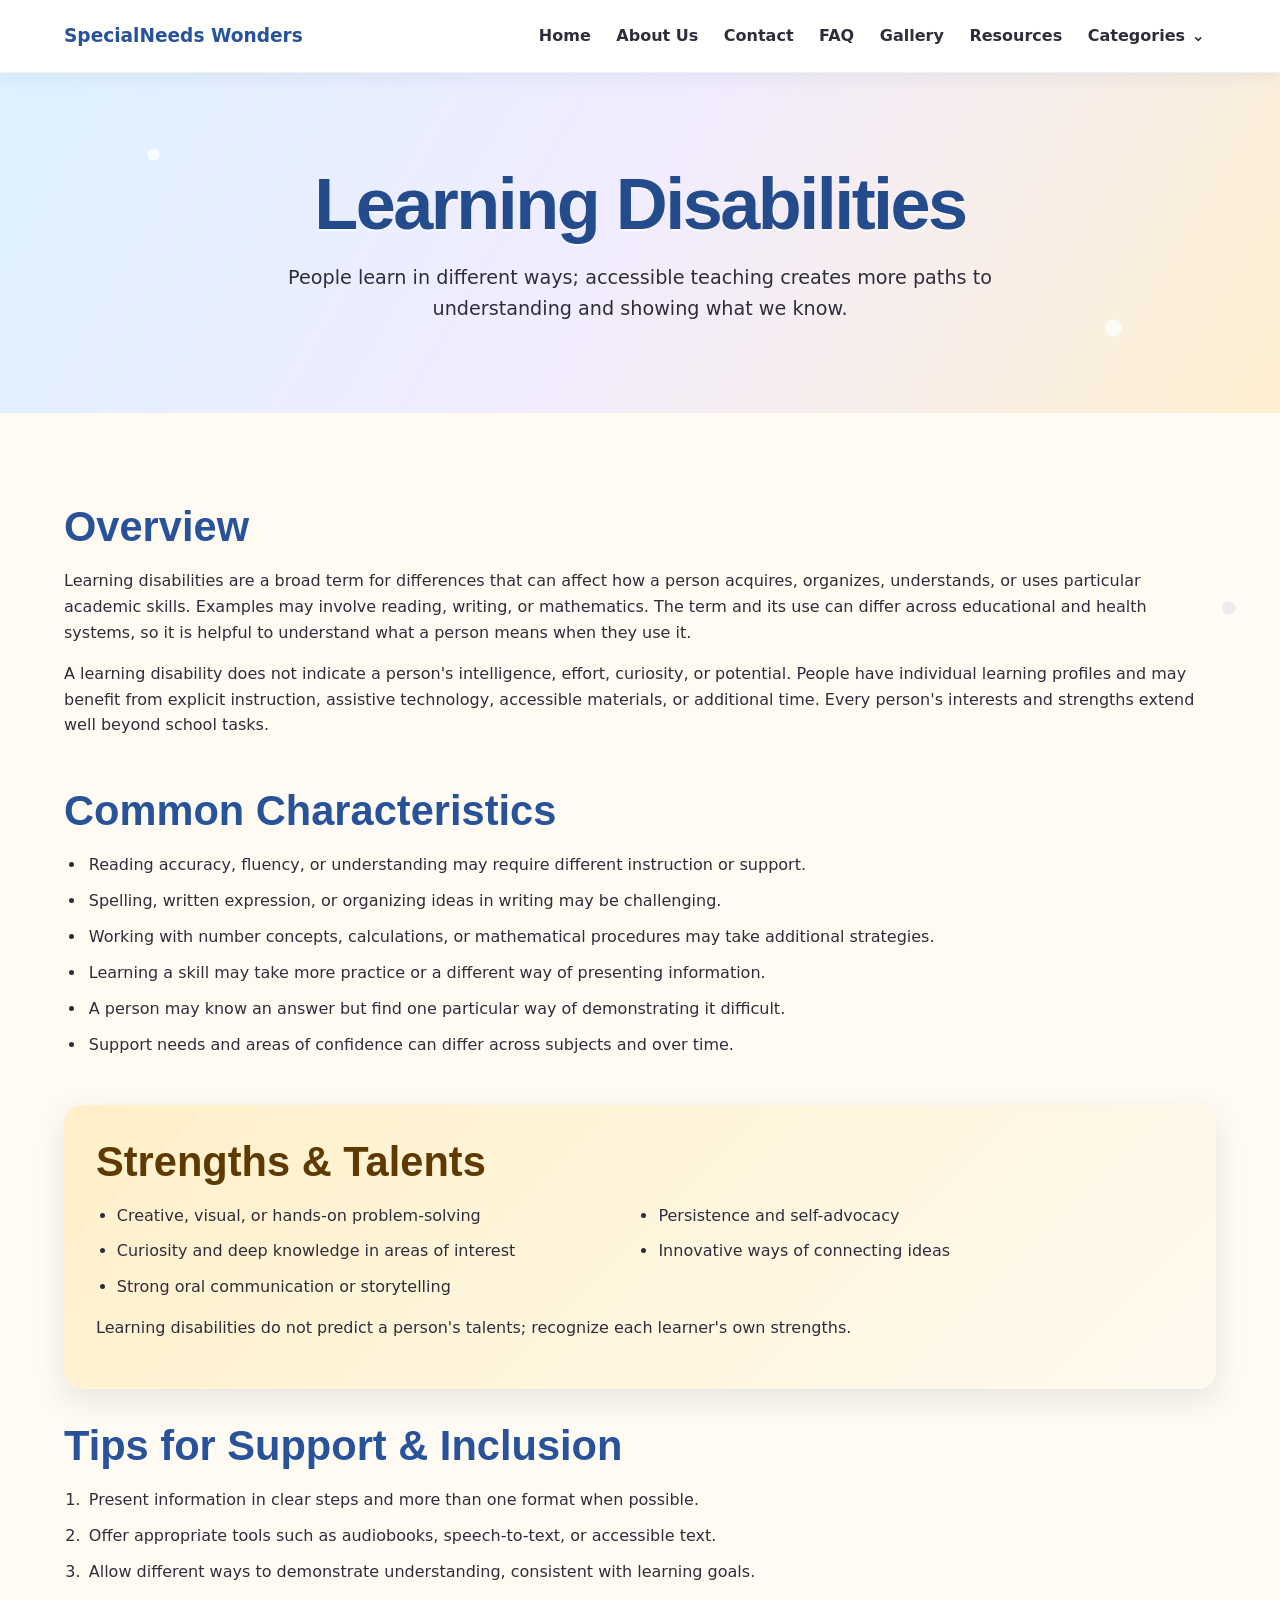
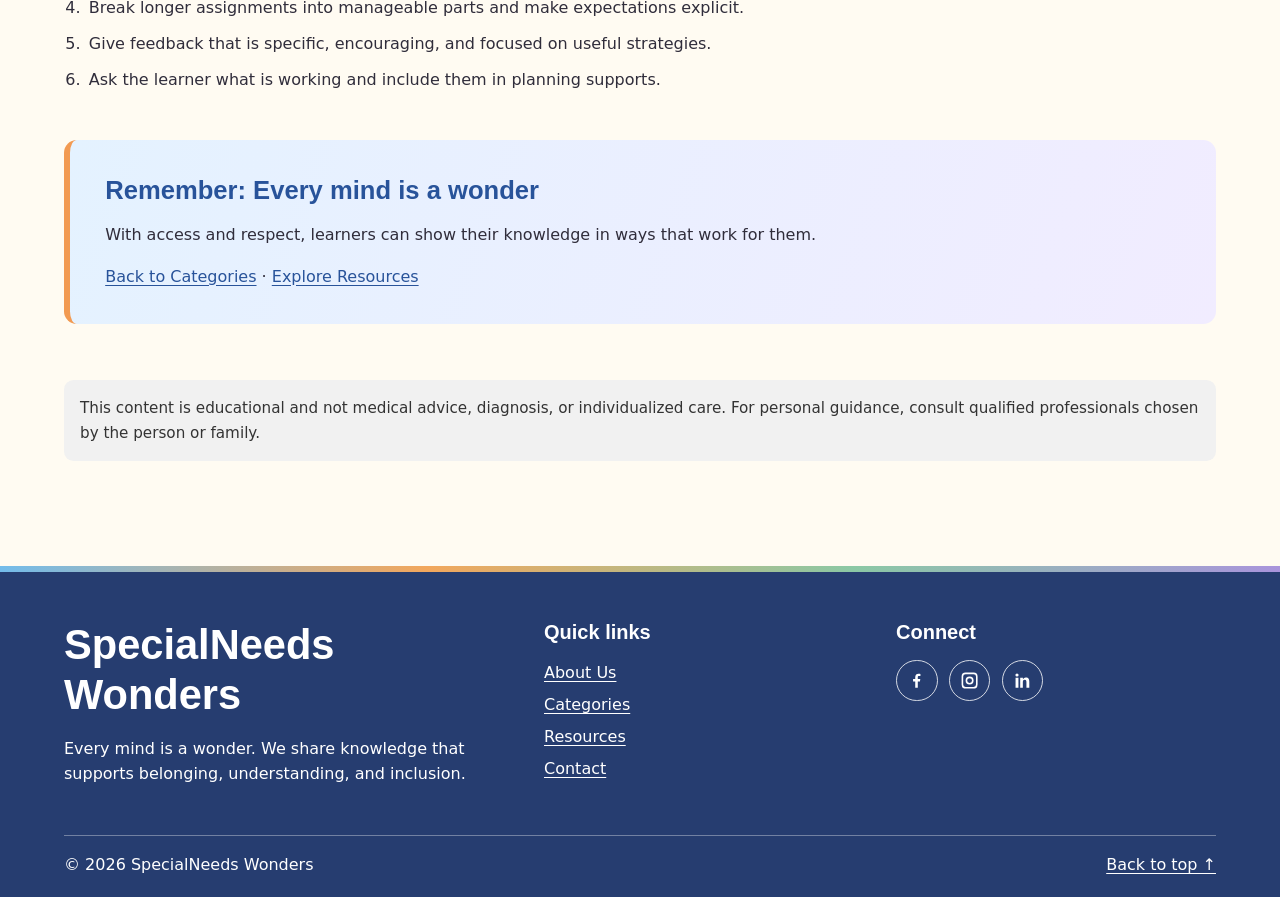
<file: Website/categories/learning-disabilities.html>
<!doctype html>
<html lang="en">
<head>
  <meta charset="utf-8"><meta name="viewport" content="width=device-width, initial-scale=1">
  <meta name="description" content="An introductory guide to learning disabilities, strengths, and accessible education.">
  <title>Learning Disabilities | SpecialNeeds Wonders</title>
  <link rel="stylesheet" href="../css/style.css"><link rel="stylesheet" href="../css/pages.css"><script src="../js/main.js" defer></script>
</head>
<body>
  <a href="#main" class="skip-link">Skip to main content</a>
  <header class="site-header"><div class="nav-shell">
    <a class="brand" href="../index.html">SpecialNeeds Wonders</a><button class="menu-toggle" type="button" aria-expanded="false" aria-controls="primary-navigation" aria-label="Open navigation menu"><span></span><span></span><span></span></button>
    <nav class="primary-nav" id="primary-navigation" aria-label="Main navigation"><ul>
      <li><a href="../index.html">Home</a></li><li><a href="../about.html">About Us</a></li><li><a href="../contact.html">Contact</a></li><li><a href="../faq.html">FAQ</a></li><li><a href="../gallery.html">Gallery</a></li><li><a href="../resources.html">Resources</a></li>
      <li><details class="nav-dropdown"><summary>Categories</summary><ul class="dropdown-menu"><li><a href="index.html">All Categories</a></li><li><a href="autism.html">Autism Spectrum Disorder</a></li><li><a href="down-syndrome.html">Down Syndrome</a></li><li><a href="adhd.html">ADHD</a></li><li><a href="physical-disabilities.html">Physical Disabilities</a></li><li><a href="learning-disabilities.html">Learning Disabilities</a></li><li><a href="dyslexia.html">Dyslexia</a></li><li><a href="hydrocephalus.html">Hydrocephalus</a></li></ul></details></li>
    </ul></nav>
  </div></header>
  <main id="main">
    <section class="hero-category" aria-labelledby="page-title"><div class="container"><h1 id="page-title">Learning Disabilities</h1><p>People learn in different ways; accessible teaching creates more paths to understanding and showing what we know.</p></div></section>
    <section class="section container category-content">
      <section aria-labelledby="overview-title"><h2 id="overview-title">Overview</h2><p>Learning disabilities are a broad term for differences that can affect how a person acquires, organizes, understands, or uses particular academic skills. Examples may involve reading, writing, or mathematics. The term and its use can differ across educational and health systems, so it is helpful to understand what a person means when they use it.</p><p>A learning disability does not indicate a person's intelligence, effort, curiosity, or potential. People have individual learning profiles and may benefit from explicit instruction, assistive technology, accessible materials, or additional time. Every person's interests and strengths extend well beyond school tasks.</p></section>
      <section aria-labelledby="characteristics-title"><h2 id="characteristics-title">Common Characteristics</h2><ul class="content-list"><li>Reading accuracy, fluency, or understanding may require different instruction or support.</li><li>Spelling, written expression, or organizing ideas in writing may be challenging.</li><li>Working with number concepts, calculations, or mathematical procedures may take additional strategies.</li><li>Learning a skill may take more practice or a different way of presenting information.</li><li>A person may know an answer but find one particular way of demonstrating it difficult.</li><li>Support needs and areas of confidence can differ across subjects and over time.</li></ul></section>
      <section class="strengths-panel" aria-labelledby="strengths-title"><h2 id="strengths-title">Strengths &amp; Talents</h2><ul><li>Creative, visual, or hands-on problem-solving</li><li>Curiosity and deep knowledge in areas of interest</li><li>Strong oral communication or storytelling</li><li>Persistence and self-advocacy</li><li>Innovative ways of connecting ideas</li></ul><p>Learning disabilities do not predict a person's talents; recognize each learner's own strengths.</p></section>
      <section aria-labelledby="support-title"><h2 id="support-title">Tips for Support &amp; Inclusion</h2><ol class="content-list"><li>Present information in clear steps and more than one format when possible.</li><li>Offer appropriate tools such as audiobooks, speech-to-text, or accessible text.</li><li>Allow different ways to demonstrate understanding, consistent with learning goals.</li><li>Break longer assignments into manageable parts and make expectations explicit.</li><li>Give feedback that is specific, encouraging, and focused on useful strategies.</li><li>Ask the learner what is working and include them in planning supports.</li></ol></section>
      <aside class="callout"><h2>Remember: Every mind is a wonder</h2><p>With access and respect, learners can show their knowledge in ways that work for them.</p><a href="index.html">Back to Categories</a> · <a href="../resources.html">Explore Resources</a></aside>
      <p class="disclaimer">This content is educational and not medical advice, diagnosis, or individualized care. For personal guidance, consult qualified professionals chosen by the person or family.</p>
    </section>
  </main>
  <footer class="site-footer"><div class="container"><div class="footer-grid"><div><h2>SpecialNeeds Wonders</h2><p>Every mind is a wonder. We share knowledge that supports belonging, understanding, and inclusion.</p></div><div><h3>Quick links</h3><ul class="footer-links"><li><a href="../about.html">About Us</a></li><li><a href="index.html">Categories</a></li><li><a href="../resources.html">Resources</a></li><li><a href="../contact.html">Contact</a></li></ul></div><div><h3>Connect</h3><ul class="social-links"><li><a href="#" aria-label="Placeholder Facebook page"><svg viewBox="0 0 24 24" aria-hidden="true"><path d="M13.5 21v-8h2.7l.4-3.1h-3.1v-2c0-.9.3-1.5 1.6-1.5h1.7V3.6c-.3 0-1.3-.1-2.4-.1-2.4 0-4.1 1.5-4.1 4.2v2.3H7.6v3.1h2.7v8h3.2z"/></svg></a></li><li><a href="#" aria-label="Placeholder Instagram page"><svg viewBox="0 0 24 24" aria-hidden="true"><path d="M7 2h10a5 5 0 0 1 5 5v10a5 5 0 0 1-5 5H7a5 5 0 0 1-5-5V7a5 5 0 0 1 5-5zm0 2a3 3 0 0 0-3 3v10a3 3 0 0 0 3 3h10a3 3 0 0 0 3-3V7a3 3 0 0 0-3-3H7zm5 3a5 5 0 1 1 0 10 5 5 0 0 1 0-10zm0 2a3 3 0 1 0 0 6 3 3 0 0 0 0-6z"/></svg></a></li><li><a href="#" aria-label="Placeholder LinkedIn page"><svg viewBox="0 0 24 24" aria-hidden="true"><path d="M5 3a2 2 0 1 1 0 4 2 2 0 0 1 0-4zM3.2 8.5h3.6V21H3.2zM9 8.5h3.4v1.7h.1A3.8 3.8 0 0 1 16 8.2c3.7 0 4.4 2.4 4.4 5.5V21h-3.6v-6.5c0-1.5 0-3.4-2.1-3.4s-2.4 1.6-2.4 3.3V21H9z"/></svg></a></li></ul></div></div><div class="footer-bottom"><span>© <span id="current-year"></span> SpecialNeeds Wonders</span><a href="#main">Back to top ↑</a></div></div></footer>
</body>
</html>
</file>
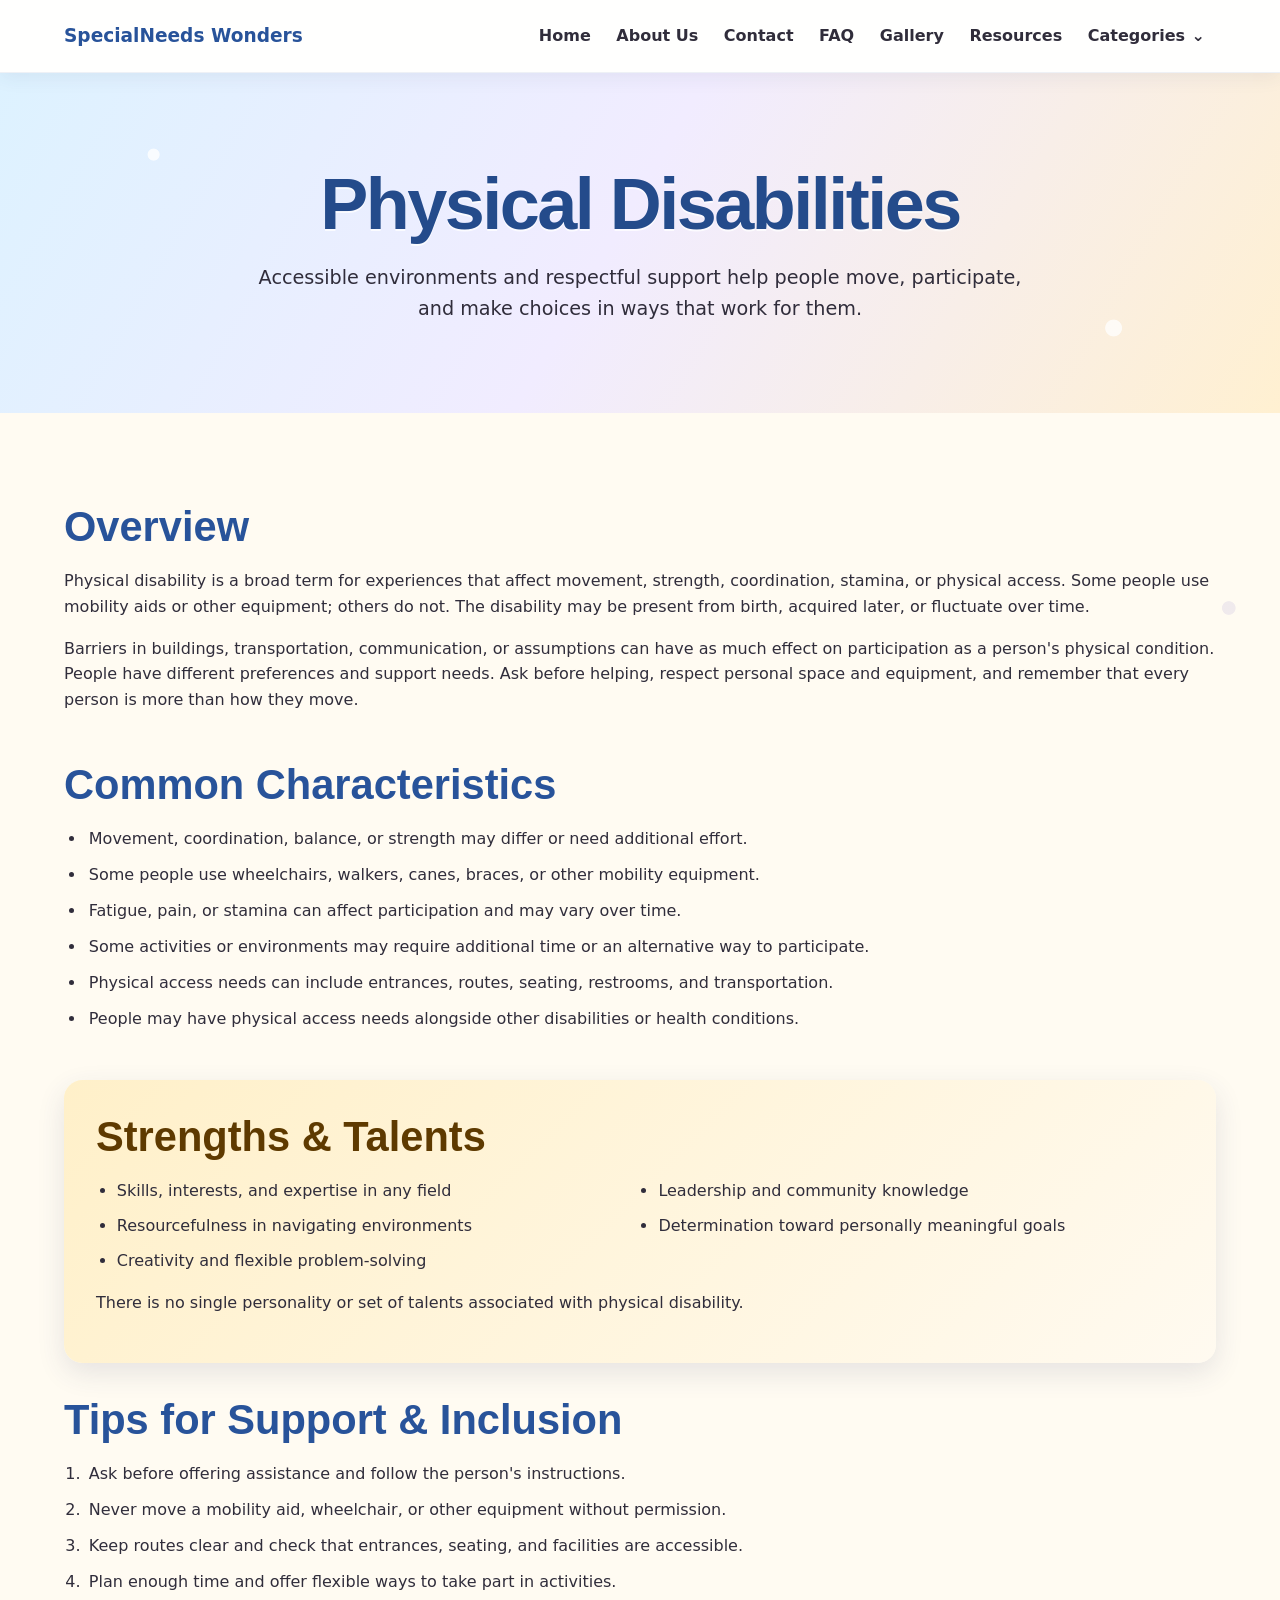
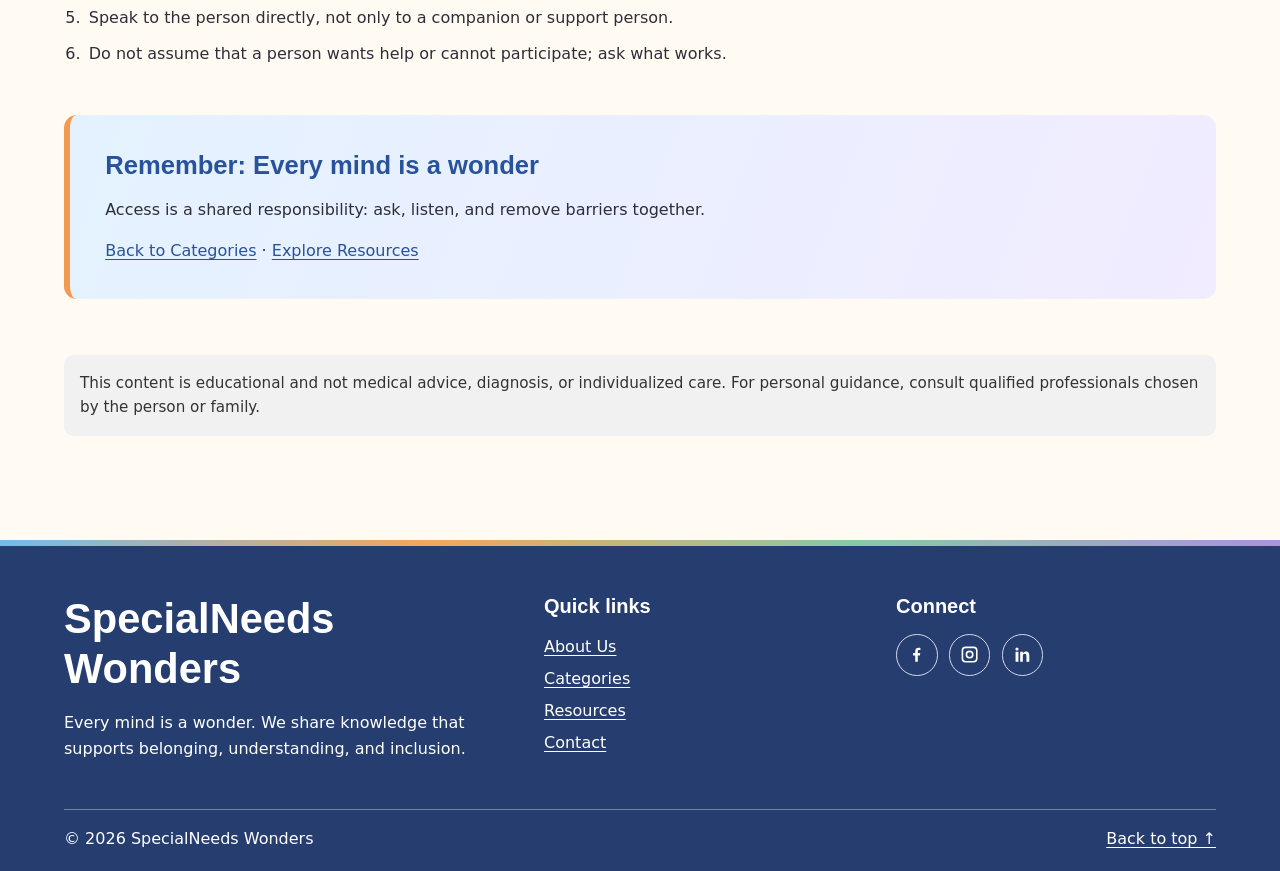
<file: Website/categories/physical-disabilities.html>
<!doctype html>
<html lang="en">
<head>
  <meta charset="utf-8"><meta name="viewport" content="width=device-width, initial-scale=1">
  <meta name="description" content="An introductory guide to physical disabilities, accessibility, and inclusive support.">
  <title>Physical Disabilities | SpecialNeeds Wonders</title>
  <link rel="stylesheet" href="../css/style.css"><link rel="stylesheet" href="../css/pages.css"><script src="../js/main.js" defer></script>
</head>
<body>
  <a href="#main" class="skip-link">Skip to main content</a>
  <header class="site-header"><div class="nav-shell">
    <a class="brand" href="../index.html">SpecialNeeds Wonders</a><button class="menu-toggle" type="button" aria-expanded="false" aria-controls="primary-navigation" aria-label="Open navigation menu"><span></span><span></span><span></span></button>
    <nav class="primary-nav" id="primary-navigation" aria-label="Main navigation"><ul>
      <li><a href="../index.html">Home</a></li><li><a href="../about.html">About Us</a></li><li><a href="../contact.html">Contact</a></li><li><a href="../faq.html">FAQ</a></li><li><a href="../gallery.html">Gallery</a></li><li><a href="../resources.html">Resources</a></li>
      <li><details class="nav-dropdown"><summary>Categories</summary><ul class="dropdown-menu"><li><a href="index.html">All Categories</a></li><li><a href="autism.html">Autism Spectrum Disorder</a></li><li><a href="down-syndrome.html">Down Syndrome</a></li><li><a href="adhd.html">ADHD</a></li><li><a href="physical-disabilities.html">Physical Disabilities</a></li><li><a href="learning-disabilities.html">Learning Disabilities</a></li><li><a href="dyslexia.html">Dyslexia</a></li><li><a href="hydrocephalus.html">Hydrocephalus</a></li></ul></details></li>
    </ul></nav>
  </div></header>
  <main id="main">
    <section class="hero-category" aria-labelledby="page-title"><div class="container"><h1 id="page-title">Physical Disabilities</h1><p>Accessible environments and respectful support help people move, participate, and make choices in ways that work for them.</p></div></section>
    <section class="section container category-content">
      <section aria-labelledby="overview-title"><h2 id="overview-title">Overview</h2><p>Physical disability is a broad term for experiences that affect movement, strength, coordination, stamina, or physical access. Some people use mobility aids or other equipment; others do not. The disability may be present from birth, acquired later, or fluctuate over time.</p><p>Barriers in buildings, transportation, communication, or assumptions can have as much effect on participation as a person's physical condition. People have different preferences and support needs. Ask before helping, respect personal space and equipment, and remember that every person is more than how they move.</p></section>
      <section aria-labelledby="characteristics-title"><h2 id="characteristics-title">Common Characteristics</h2><ul class="content-list"><li>Movement, coordination, balance, or strength may differ or need additional effort.</li><li>Some people use wheelchairs, walkers, canes, braces, or other mobility equipment.</li><li>Fatigue, pain, or stamina can affect participation and may vary over time.</li><li>Some activities or environments may require additional time or an alternative way to participate.</li><li>Physical access needs can include entrances, routes, seating, restrooms, and transportation.</li><li>People may have physical access needs alongside other disabilities or health conditions.</li></ul></section>
      <section class="strengths-panel" aria-labelledby="strengths-title"><h2 id="strengths-title">Strengths &amp; Talents</h2><ul><li>Skills, interests, and expertise in any field</li><li>Resourcefulness in navigating environments</li><li>Creativity and flexible problem-solving</li><li>Leadership and community knowledge</li><li>Determination toward personally meaningful goals</li></ul><p>There is no single personality or set of talents associated with physical disability.</p></section>
      <section aria-labelledby="support-title"><h2 id="support-title">Tips for Support &amp; Inclusion</h2><ol class="content-list"><li>Ask before offering assistance and follow the person's instructions.</li><li>Never move a mobility aid, wheelchair, or other equipment without permission.</li><li>Keep routes clear and check that entrances, seating, and facilities are accessible.</li><li>Plan enough time and offer flexible ways to take part in activities.</li><li>Speak to the person directly, not only to a companion or support person.</li><li>Do not assume that a person wants help or cannot participate; ask what works.</li></ol></section>
      <aside class="callout"><h2>Remember: Every mind is a wonder</h2><p>Access is a shared responsibility: ask, listen, and remove barriers together.</p><a href="index.html">Back to Categories</a> · <a href="../resources.html">Explore Resources</a></aside>
      <p class="disclaimer">This content is educational and not medical advice, diagnosis, or individualized care. For personal guidance, consult qualified professionals chosen by the person or family.</p>
    </section>
  </main>
  <footer class="site-footer"><div class="container"><div class="footer-grid"><div><h2>SpecialNeeds Wonders</h2><p>Every mind is a wonder. We share knowledge that supports belonging, understanding, and inclusion.</p></div><div><h3>Quick links</h3><ul class="footer-links"><li><a href="../about.html">About Us</a></li><li><a href="index.html">Categories</a></li><li><a href="../resources.html">Resources</a></li><li><a href="../contact.html">Contact</a></li></ul></div><div><h3>Connect</h3><ul class="social-links"><li><a href="#" aria-label="Placeholder Facebook page"><svg viewBox="0 0 24 24" aria-hidden="true"><path d="M13.5 21v-8h2.7l.4-3.1h-3.1v-2c0-.9.3-1.5 1.6-1.5h1.7V3.6c-.3 0-1.3-.1-2.4-.1-2.4 0-4.1 1.5-4.1 4.2v2.3H7.6v3.1h2.7v8h3.2z"/></svg></a></li><li><a href="#" aria-label="Placeholder Instagram page"><svg viewBox="0 0 24 24" aria-hidden="true"><path d="M7 2h10a5 5 0 0 1 5 5v10a5 5 0 0 1-5 5H7a5 5 0 0 1-5-5V7a5 5 0 0 1 5-5zm0 2a3 3 0 0 0-3 3v10a3 3 0 0 0 3 3h10a3 3 0 0 0 3-3V7a3 3 0 0 0-3-3H7zm5 3a5 5 0 1 1 0 10 5 5 0 0 1 0-10zm0 2a3 3 0 1 0 0 6 3 3 0 0 0 0-6z"/></svg></a></li><li><a href="#" aria-label="Placeholder LinkedIn page"><svg viewBox="0 0 24 24" aria-hidden="true"><path d="M5 3a2 2 0 1 1 0 4 2 2 0 0 1 0-4zM3.2 8.5h3.6V21H3.2zM9 8.5h3.4v1.7h.1A3.8 3.8 0 0 1 16 8.2c3.7 0 4.4 2.4 4.4 5.5V21h-3.6v-6.5c0-1.5 0-3.4-2.1-3.4s-2.4 1.6-2.4 3.3V21H9z"/></svg></a></li></ul></div></div><div class="footer-bottom"><span>© <span id="current-year"></span> SpecialNeeds Wonders</span><a href="#main">Back to top ↑</a></div></div></footer>
</body>
</html>
</file>
<file: Website/css/style.css>
:root {
  --blue-soft: #E4F2FF;
  --blue-deep: #28539A;
  --yellow-warm: #FFD166;
  --orange-warm: #FF9B62;
  --cream: #FFFBF2;
  --text-dark: #302D3B;
  --text-light: #FFFFFF;
  --focus-ring: #7A3EAA;
  --text-muted: #555363;
  --surface: #FFFFFF;
  --mint-soft: #E5F6EC;
  --mint-deep: #287B59;
  --coral-soft: #FFF0E8;
  --coral-deep: #A94332;
  --lilac-soft: #F1ECFF;
  --lilac-deep: #6748A2;
  --shadow: 0 10px 28px rgba(52, 61, 105, 0.12);
  --shadow-hover: 0 16px 34px rgba(52, 61, 105, 0.18);
  --radius: 1.15rem;
  --content-width: 72rem;
}

* {
  box-sizing: border-box;
}

html {
  scroll-behavior: smooth;
}

body {
  margin: 0;
  background:
    radial-gradient(circle at 4% 16rem, rgba(255, 209, 102, 0.15) 0 0.35rem, transparent 0.4rem),
    radial-gradient(circle at 96% 38rem, rgba(130, 111, 198, 0.12) 0 0.4rem, transparent 0.45rem),
    var(--cream);
  color: var(--text-dark);
  font: 1rem/1.6 system-ui, -apple-system, BlinkMacSystemFont, "Segoe UI", sans-serif;
}

img,
svg {
  max-width: 100%;
}

a {
  color: var(--blue-deep);
  text-underline-offset: 0.18em;
}

a:hover {
  color: var(--lilac-deep);
}

button,
input,
select,
textarea {
  font: inherit;
}

:focus-visible {
  outline: 3px solid var(--focus-ring);
  outline-offset: 3px;
}

.skip-link {
  position: absolute;
  z-index: 1000;
  top: 0.5rem;
  left: 0.5rem;
  padding: 0.65rem 1rem;
  transform: translateY(-160%);
  border-radius: 0.5rem;
  background: var(--blue-deep);
  color: var(--text-light);
}

.skip-link:focus {
  transform: translateY(0);
}

.site-header {
  position: relative;
  z-index: 10;
  border-bottom: 1px solid rgba(40, 83, 154, 0.08);
  background: rgba(255, 255, 255, 0.96);
  box-shadow: 0 4px 18px rgba(52, 61, 105, 0.08);
}

.nav-shell {
  width: min(100% - 2rem, var(--content-width));
  min-height: 4.5rem;
  margin: 0 auto;
  display: flex;
  align-items: center;
  justify-content: space-between;
  gap: 1.5rem;
}

.brand {
  flex-shrink: 0;
  color: var(--blue-deep);
  font-size: 1.16rem;
  font-weight: 800;
  text-decoration: none;
}

.primary-nav,
.primary-nav ul {
  display: flex;
  align-items: center;
  gap: 0.2rem;
  margin: 0;
  padding: 0;
  list-style: none;
}

.primary-nav a,
.primary-nav summary {
  display: block;
  padding: 0.65rem 0.7rem;
  border-radius: 0.6rem;
  color: var(--text-dark);
  font-weight: 650;
  text-decoration: none;
  cursor: pointer;
}

.primary-nav a:hover,
.primary-nav summary:hover,
.primary-nav a[aria-current="page"] {
  background: var(--blue-soft);
  color: var(--blue-deep);
}

.primary-nav li:nth-child(3n + 2) > a:hover,
.primary-nav li:nth-child(3n + 2) > a[aria-current="page"] {
  background: var(--coral-soft);
  color: var(--coral-deep);
}

.primary-nav li:nth-child(3n) > a:hover,
.primary-nav li:nth-child(3n) > a[aria-current="page"] {
  background: var(--mint-soft);
  color: var(--mint-deep);
}

.primary-nav a[aria-current="page"] {
  box-shadow: inset 0 -3px 0 var(--yellow-warm);
}

.nav-dropdown {
  position: relative;
}

.nav-dropdown summary {
  list-style: none;
}

.nav-dropdown summary::-webkit-details-marker {
  display: none;
}

.nav-dropdown summary::after {
  content: "⌄";
  margin-left: 0.4rem;
}

.dropdown-menu {
  position: absolute;
  top: calc(100% + 0.25rem);
  left: 0;
  z-index: 20;
  display: none;
  min-width: 15rem;
  padding: 0.5rem;
  border: 1px solid rgba(40, 83, 154, 0.1);
  border-radius: 0.9rem;
  background: var(--surface);
  box-shadow: var(--shadow);
}

.nav-dropdown[open] .dropdown-menu,
.nav-dropdown:hover .dropdown-menu,
.nav-dropdown:focus-within .dropdown-menu {
  display: block;
}

.dropdown-menu li,
.dropdown-menu a {
  display: block;
}

.menu-toggle {
  display: none;
  width: 2.8rem;
  height: 2.8rem;
  padding: 0.55rem;
  border: 0;
  border-radius: 0.6rem;
  background: transparent;
  cursor: pointer;
}

.menu-toggle span {
  display: block;
  height: 3px;
  margin: 5px 0;
  border-radius: 3px;
  background: var(--blue-deep);
  transition: transform 180ms ease, opacity 180ms ease;
}

.menu-toggle[aria-expanded="true"] span:first-child {
  transform: translateY(8px) rotate(45deg);
}

.menu-toggle[aria-expanded="true"] span:nth-child(2) {
  opacity: 0;
}

.menu-toggle[aria-expanded="true"] span:last-child {
  transform: translateY(-8px) rotate(-45deg);
}

main {
  min-height: 60vh;
}

.container {
  width: min(100% - 2rem, var(--content-width));
  margin-inline: auto;
}

.section {
  padding-block: clamp(3.25rem, 7vw, 5.75rem);
}

.section-heading {
  max-width: 45rem;
  margin: 0 auto 2.25rem;
  text-align: center;
}

.section-heading p {
  color: var(--text-muted);
}

h1,
h2,
h3 {
  color: var(--blue-deep);
  font-family: "Trebuchet MS", "Segoe UI", sans-serif;
  line-height: 1.2;
}

h1 {
  margin: 0 0 1rem;
  font-size: clamp(2.4rem, 6vw, 4.5rem);
  letter-spacing: -0.035em;
}

h2 {
  margin: 0 0 1rem;
  font-size: clamp(1.8rem, 4vw, 2.6rem);
}

h3 {
  margin: 0 0 0.65rem;
  font-size: 1.25rem;
}

.hero {
  position: relative;
  isolation: isolate;
  overflow: hidden;
  padding: clamp(4.5rem, 10vw, 7.5rem) 1rem;
  background:
    linear-gradient(rgba(255, 248, 236, 0.86), rgba(255, 248, 236, 0.86)),
    url("../assets/images/mind.jpg") center / cover no-repeat;
  text-align: center;
}

.hero::before,
.hero::after {
  position: absolute;
  z-index: -1;
  display: grid;
  place-items: center;
  border: 0.45rem solid rgba(255, 255, 255, 0.7);
  border-radius: 50%;
  color: #FFFFFF;
  font-size: clamp(2rem, 5vw, 3.5rem);
  font-weight: 800;
  line-height: 1;
  box-shadow: 0 10px 28px rgba(52, 61, 105, 0.08);
}

.hero::before {
  content: "";
  top: 12%;
  left: max(4%, calc((100% - 72rem) / 2));
  width: clamp(3.5rem, 8vw, 6rem);
  aspect-ratio: 1;
  background: #F3A44D;
  background-image: url("../assets/images/brain-icon.svg");
  background-position: center;
  background-repeat: no-repeat;
  background-size: 58%;
  transform: rotate(-12deg);
}

.hero::after {
  content: "♡";
  right: max(5%, calc((100% - 72rem) / 2));
  bottom: 9%;
  width: clamp(3.25rem, 7vw, 5.25rem);
  aspect-ratio: 1;
  background: #7ABF9B;
  transform: rotate(9deg);
}

.hero-content {
  max-width: 58rem;
  margin: 0 auto;
}

.hero h1 {
  max-width: 14ch;
  margin-inline: auto;
  color: #244B8B;
  text-shadow: 0 3px 0 rgba(255, 255, 255, 0.8);
}

.hero p {
  max-width: 43rem;
  margin: 0 auto 1.6rem;
  font-size: clamp(1.05rem, 2vw, 1.25rem);
}

.hero-category {
  position: relative;
  overflow: hidden;
  padding-block: clamp(3.5rem, 7vw, 5.5rem);
  background:
    radial-gradient(circle at 12% 24%, rgba(255, 255, 255, 0.8) 0 0.35rem, transparent 0.4rem),
    radial-gradient(circle at 87% 75%, rgba(255, 255, 255, 0.75) 0 0.5rem, transparent 0.55rem),
    linear-gradient(120deg, #DDF2FF, #F1ECFF 48%, #FFF0D1);
  text-align: center;
}

.hero-category h1 {
  color: #244B8B;
  text-shadow: 0 2px 0 rgba(255, 255, 255, 0.75);
}

.hero-category p {
  max-width: 48rem;
  margin: 0 auto;
  font-size: 1.2rem;
}

/* Added Bootstrap-inspired alert styles here, adapted to the site's accessible color palette. */
.alert {
  margin-block: 1.5rem;
  padding: 1rem 1.25rem;
  border-left: 5px solid var(--blue-deep);
  border-radius: 0.6rem;
  background: var(--blue-soft);
  color: var(--text-dark);
}

.alert-info {
  border-left-color: var(--blue-deep);
}

.button-row {
  display: flex;
  flex-wrap: wrap;
  justify-content: center;
  gap: 0.8rem;
}

.button {
  display: inline-flex;
  align-items: center;
  justify-content: center;
  min-height: 2.8rem;
  padding: 0.7rem 1.25rem;
  border: 2px solid #E17E46;
  border-radius: 999px;
  background: var(--yellow-warm);
  color: #342B24;
  font-weight: 750;
  text-decoration: none;
  box-shadow: 0 4px 0 rgba(159, 92, 49, 0.15);
  transition: transform 160ms ease, box-shadow 160ms ease, background 160ms ease;
}

.button:hover {
  transform: translateY(-3px);
  box-shadow: 0 7px 14px rgba(43, 43, 43, 0.16);
  background: #FFBE5C;
  color: #2D261F;
}

.button-secondary {
  border-color: #28539A;
  background: #28539A;
  color: var(--text-light);
}

.button-secondary:hover {
  background: #1F437D;
  color: var(--text-light);
}

.cta-band .button-secondary {
  border-color: var(--text-light);
}

.card-grid {
  display: grid;
  grid-template-columns: repeat(3, minmax(0, 1fr));
  gap: 1.25rem;
}

.card {
  overflow: hidden;
  border-radius: var(--radius);
  background: var(--surface);
  box-shadow: var(--shadow);
  transition: transform 180ms ease, box-shadow 180ms ease;
}

.card:hover {
  transform: translateY(-5px);
  box-shadow: var(--shadow-hover);
}

.card-grid > .card:nth-child(4n + 1) {
  border-top: 5px solid #73BCEB;
}

.card-grid > .card:nth-child(4n + 2) {
  border-top: 5px solid #F2A75D;
}

.card-grid > .card:nth-child(4n + 3) {
  border-top: 5px solid #8BC8A5;
}

.card-grid > .card:nth-child(4n) {
  border-top: 5px solid #A994DC;
}

.card-content {
  padding: 1.4rem;
}

.card-content h3 a,
.category-card a {
  font-weight: 750;
}

.category-card .card-content a {
  text-decoration-thickness: 2px;
}

.card p:last-child {
  margin-bottom: 0;
}

.category-card img,
.gallery-item img {
  display: block;
  width: 100%;
  object-fit: cover;
}

.category-card img {
  aspect-ratio: 16 / 10;
}

.icon {
  display: inline-grid;
  width: 3rem;
  height: 3rem;
  place-items: center;
  margin-bottom: 0.8rem;
  border-radius: 50%;
  background: linear-gradient(135deg, #FFF0C7, #FFE0D5);
  font-size: 1.5rem;
}

.quote-band,
.cta-band {
  background: linear-gradient(120deg, #28539A, #554B97 62%, #704F9E);
  color: var(--text-light);
  text-align: center;
}

.quote-band h2,
.cta-band h2 {
  color: var(--text-light);
}

.quote-band blockquote {
  max-width: 54rem;
  margin: 0 auto;
  font-size: clamp(1.2rem, 3vw, 1.7rem);
  font-weight: 600;
}

.quote-band cite {
  display: block;
  margin-top: 1rem;
  font-size: 1rem;
  font-style: normal;
}

.cta-band p {
  margin-bottom: 1.5rem;
}

.content-narrow {
  max-width: 52rem;
  margin-inline: auto;
}

.value-list,
.content-list {
  padding-left: 1.35rem;
}

.value-list li,
.content-list li {
  margin-bottom: 0.65rem;
  padding-left: 0.2rem;
}

.callout {
  padding: clamp(1.4rem, 4vw, 2.2rem);
  border-left: 6px solid #F29A52;
  border-radius: 0.8rem;
  background: linear-gradient(110deg, var(--blue-soft), #F1ECFF);
}

.callout h2 {
  font-size: 1.6rem;
}

.contact-layout {
  display: grid;
  grid-template-columns: minmax(0, 1.4fr) minmax(16rem, 0.8fr);
  align-items: start;
  gap: 2rem;
}

.form-card,
.contact-card {
  padding: clamp(1.2rem, 3vw, 2rem);
  border-radius: var(--radius);
  background: var(--surface);
  box-shadow: var(--shadow);
}

.contact-card {
  border-top: 5px solid #8BC8A5;
}

.form-field {
  margin-bottom: 1.1rem;
}

.form-field label {
  display: block;
  margin-bottom: 0.35rem;
  font-weight: 700;
}

.form-field input,
.form-field select,
.form-field textarea {
  width: 100%;
  padding: 0.7rem 0.8rem;
  border: 1px solid #A9B2C5;
  border-radius: 0.7rem;
  background: #fff;
  color: var(--text-dark);
}

.form-field input:focus,
.form-field select:focus,
.form-field textarea:focus {
  border-color: var(--blue-deep);
  outline: 3px solid rgba(40, 83, 154, 0.18);
}

.form-field textarea {
  min-height: 9rem;
  resize: vertical;
}

.field-error {
  display: block;
  margin-top: 0.25rem;
  color: #9b1c1c;
  font-weight: 650;
}

.form-status {
  margin-block: 1rem;
  font-weight: 700;
}

.faq-list {
  max-width: 55rem;
  margin-inline: auto;
}

.faq-item {
  margin-bottom: 0.85rem;
  overflow: hidden;
  border: 1px solid rgba(40, 83, 154, 0.08);
  border-radius: 0.9rem;
  background: var(--surface);
  box-shadow: var(--shadow);
}

.faq-item:nth-child(4n + 1) {
  border-left: 5px solid #73BCEB;
}

.faq-item:nth-child(4n + 2) {
  border-left: 5px solid #F2A75D;
}

.faq-item:nth-child(4n + 3) {
  border-left: 5px solid #8BC8A5;
}

.faq-item:nth-child(4n) {
  border-left: 5px solid #A994DC;
}

.faq-question {
  width: 100%;
  padding: 1.1rem 1.2rem;
  border: 0;
  border-radius: 0.8rem;
  background: transparent;
  color: var(--blue-deep);
  font-size: 1.05rem;
  font-weight: 750;
  text-align: left;
  cursor: pointer;
}

.faq-question::after {
  content: "+";
  float: right;
  font-size: 1.4rem;
}

.faq-question[aria-expanded="true"]::after {
  content: "−";
}

.faq-question:hover,
.faq-question[aria-expanded="true"] {
  background: #F2F6FF;
}

.faq-panel {
  padding: 0 1.2rem 1.2rem;
}

.faq-panel[hidden] {
  display: none;
}

.gallery-carousel {
  width: min(100%, 58rem);
  margin-inline: auto;
}

.gallery-carousel .gallery-item {
  display: block;
  width: 100%;
  padding: 0;
  overflow: hidden;
  border: 0;
  border-radius: var(--radius);
  background: var(--surface);
  color: var(--text-dark);
  box-shadow: var(--shadow);
  text-align: left;
  cursor: pointer;
}

.gallery-carousel .gallery-item img {
  aspect-ratio: 16 / 9;
  transition: transform 180ms ease;
}

.gallery-carousel .gallery-item:hover img {
  transform: scale(1.04);
}

.gallery-caption {
  display: block;
  padding: 0.75rem 0.9rem;
  font-weight: 700;
  text-align: center;
}

.gallery-carousel .carousel-control-prev,
.gallery-carousel .carousel-control-next {
  width: 12%;
}

.gallery-carousel .carousel-control-prev-icon,
.gallery-carousel .carousel-control-next-icon {
  width: 2.75rem;
  height: 2.75rem;
  border-radius: 50%;
  background-color: var(--blue-deep);
  background-size: 55%;
}

.gallery-carousel .carousel-indicators {
  position: static;
  gap: 0.35rem;
  margin: 1rem 0 0;
}

.gallery-carousel .carousel-indicators [data-bs-target] {
  width: 1.1rem;
  height: 0.35rem;
  margin: 0;
  background-color: var(--blue-deep);
}

.lightbox {
  position: fixed;
  z-index: 100;
  inset: 0;
  display: grid;
  place-items: center;
  padding: 1rem;
  background: rgba(14, 27, 40, 0.92);
}

.lightbox[hidden] {
  display: none;
}

.lightbox-content {
  position: relative;
  display: grid;
  grid-template-columns: auto minmax(0, 1fr) auto;
  align-items: center;
  gap: 1rem;
  width: min(100%, 70rem);
}

.lightbox figure {
  margin: 0;
  text-align: center;
  color: var(--text-light);
}

.lightbox img {
  display: block;
  max-height: 75vh;
  width: auto;
  max-width: 100%;
  margin: auto;
  object-fit: contain;
}

.lightbox figcaption {
  margin-top: 0.7rem;
  font-size: 1.1rem;
}

.lightbox button {
  min-width: 2.8rem;
  min-height: 2.8rem;
  border: 2px solid var(--text-light);
  border-radius: 50%;
  background: var(--blue-deep);
  color: var(--text-light);
  font-size: 1.3rem;
  cursor: pointer;
}

.lightbox .lightbox-close {
  position: absolute;
  top: -0.8rem;
  right: 0;
  z-index: 1;
  border-radius: 0.5rem;
}

.resource-grid {
  display: grid;
  grid-template-columns: repeat(2, minmax(0, 1fr));
  gap: 1rem;
}

.resource-entry {
  padding: 1rem;
  border-radius: 0.75rem;
  background: var(--surface);
  box-shadow: var(--shadow);
}

.resource-entry:nth-child(4n + 1) {
  border-left: 5px solid #73BCEB;
}

.resource-entry:nth-child(4n + 2) {
  border-left: 5px solid #F2A75D;
}

.resource-entry:nth-child(4n + 3) {
  border-left: 5px solid #8BC8A5;
}

.resource-entry:nth-child(4n) {
  border-left: 5px solid #A994DC;
}

.site-footer {
  position: relative;
  padding: 3rem 1rem 1.2rem;
  border-top: 6px solid transparent;
  border-image: linear-gradient(90deg, #73BCEB, #F2A75D, #8BC8A5, #A994DC) 1;
  background: #263D70;
  color: var(--text-light);
}

.site-footer a {
  color: var(--text-light);
}

.site-footer a:hover {
  color: #FFE39A;
}

.footer-grid {
  display: grid;
  grid-template-columns: 1.4fr 1fr 1fr;
  gap: 2rem;
}

.site-footer h2,
.site-footer h3 {
  color: var(--text-light);
}

.footer-links {
  padding: 0;
  list-style: none;
}

.footer-links li {
  margin-bottom: 0.4rem;
}

.social-links {
  display: flex;
  gap: 0.7rem;
  padding: 0;
  list-style: none;
}

.social-links a {
  display: inline-grid;
  width: 2.6rem;
  height: 2.6rem;
  place-items: center;
  border: 1px solid rgba(255, 255, 255, 0.8);
  border-radius: 50%;
  transition: transform 160ms ease, background 160ms ease;
}

.social-links a:hover {
  transform: translateY(-3px);
  background: rgba(255, 255, 255, 0.16);
}

.social-links svg {
  width: 1.2rem;
  height: 1.2rem;
  fill: currentColor;
}

.footer-bottom {
  display: flex;
  flex-wrap: wrap;
  justify-content: space-between;
  gap: 1rem;
  margin-top: 2rem;
  padding-top: 1rem;
  border-top: 1px solid rgba(255, 255, 255, 0.35);
}

.reveal {
  opacity: 0;
  transform: translateY(1rem);
  transition: opacity 500ms ease, transform 500ms ease;
}

.reveal.is-visible {
  opacity: 1;
  transform: translateY(0);
}

@media (max-width: 900px) {
  .primary-nav a,
  .primary-nav summary {
    padding-inline: 0.45rem;
    font-size: 0.92rem;
  }

  .brand {
    font-size: 1.05rem;
  }

}

@media (max-width: 767px) {
  .nav-shell {
    min-height: 4.2rem;
  }

  .menu-toggle {
    display: block;
  }

  .primary-nav {
    position: absolute;
    top: 100%;
    right: 0;
    left: 0;
    display: none;
    max-height: calc(100vh - 4.2rem);
    overflow-y: auto;
    padding: 0.75rem 1rem 1.25rem;
    background: var(--surface);
    box-shadow: 0 8px 14px rgba(31, 78, 121, 0.14);
  }

  .primary-nav.is-open {
    display: block;
  }

  .primary-nav > ul {
    display: block;
  }

  .primary-nav a,
  .primary-nav summary {
    padding: 0.75rem;
    font-size: 1rem;
  }

  .dropdown-menu {
    position: static;
    padding-left: 1rem;
    box-shadow: none;
  }

  .nav-dropdown:hover .dropdown-menu,
  .nav-dropdown:focus-within .dropdown-menu {
    display: none;
  }

  .nav-dropdown[open] .dropdown-menu {
    display: block;
  }

  .card-grid {
    grid-template-columns: repeat(2, minmax(0, 1fr));
  }

  .contact-layout {
    grid-template-columns: 1fr;
  }



  .footer-grid {
    grid-template-columns: repeat(2, minmax(0, 1fr));
  }

  .hero::before {
    top: 5%;
    left: 3%;
  }

  .hero::after {
    right: 3%;
    bottom: 4%;
  }
}

@media (max-width: 520px) {
  .card-grid,
  .resource-grid,
  .footer-grid {
    grid-template-columns: 1fr;
  }

  .lightbox-content {
    gap: 0.4rem;
  }

  .hero::before,
  .hero::after {
    width: 2.8rem;
    border-width: 0.25rem;
    font-size: 1.6rem;
  }
}

@media (prefers-reduced-motion: reduce) {
  *,
  *::before,
  *::after {
    scroll-behavior: auto !important;
    animation-duration: 0.01ms !important;
    animation-iteration-count: 1 !important;
    transition-duration: 0.01ms !important;
  }

  .reveal {
    opacity: 1;
    transform: none;
  }
}
</file>
<file: Website/css/pages.css>
.page-intro {
  max-width: 50rem;
  margin: 0 auto;
  text-align: center;
}

.faq-hero {
  background:
    linear-gradient(rgba(255, 248, 236, 0.78), rgba(255, 248, 236, 0.78)),
    url("../assets/images/faq.jpg") center / cover no-repeat;
}

.about-hero {
  background:
    linear-gradient(rgba(255, 248, 236, 0.76), rgba(255, 248, 236, 0.76)),
    url("../assets/images/about.jpg") center / cover no-repeat;
}

.contact-hero {
  background:
    linear-gradient(rgba(255, 248, 236, 0.76), rgba(255, 248, 236, 0.76)),
    url("../assets/images/contact.jpg") center / cover no-repeat;
}

.gallery-hero {
  background:
    linear-gradient(rgba(255, 248, 236, 0.72), rgba(255, 248, 236, 0.72)),
    url("../assets/images/gallery.jpg") center / cover no-repeat;
}

.page-intro p {
  color: var(--text-muted);
}

.category-content {
  display: grid;
  gap: 2rem;
}

.strengths-panel {
  padding: clamp(1.4rem, 3vw, 2rem);
  border-radius: var(--radius);
  background: linear-gradient(135deg, #fff0c9, #fffaf0);
  box-shadow: var(--shadow);
}

.strengths-panel h2 {
  color: #5e3a00;
}

.strengths-panel ul {
  columns: 2;
  padding-left: 1.3rem;
}

.strengths-panel li {
  margin: 0 0 0.6rem;
  break-inside: avoid;
}

.disclaimer {
  margin-top: 1.5rem;
  padding: 1rem;
  border-radius: 0.6rem;
  background: #f1f1f1;
  color: #333;
  font-size: 0.95rem;
}

.team-card {
  padding: 1.5rem;
  text-align: center;
}

.team-avatar {
  display: grid;
  width: 5rem;
  height: 5rem;
  place-items: center;
  margin: 0 auto 1rem;
  border-radius: 50%;
  background: var(--blue-soft);
  color: var(--blue-deep);
  font-size: 2rem;
}

@media (max-width: 520px) {
  .strengths-panel ul {
    columns: 1;
  }
}
</file>
